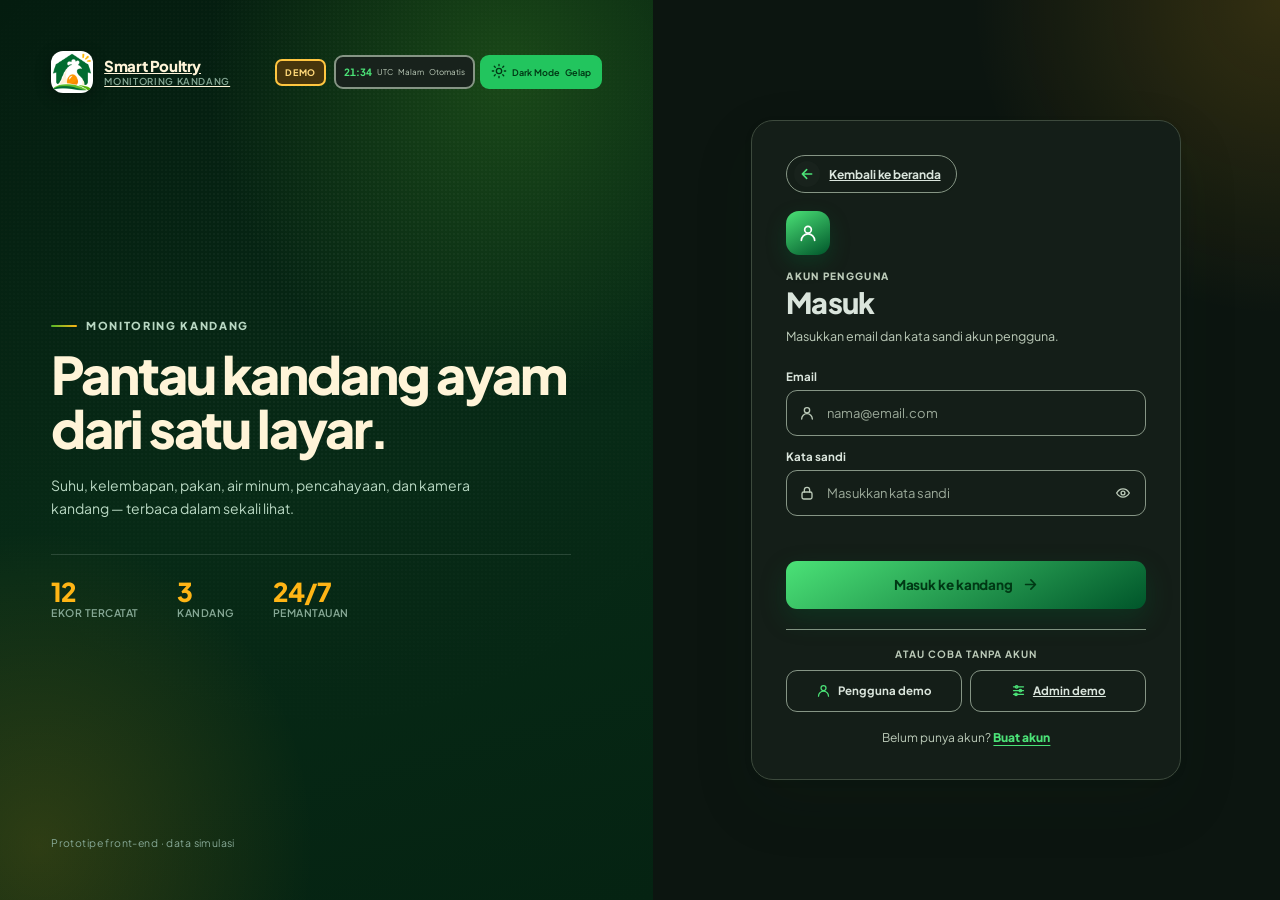
<file: index.html>
<!doctype html>
<html lang="id">
  <head>
    <meta charset="UTF-8">
    <meta name="viewport" content="width=device-width, initial-scale=1.0">
    <meta name="theme-color" content="#154212">
    <meta name="description" content="Smart Poultry: monitoring dan kontrol kandang ayam.">
    <link rel="preconnect" href="https://fonts.googleapis.com">
    <link rel="preconnect" href="https://fonts.gstatic.com" crossorigin>
    <link href="https://fonts.googleapis.com/css2?family=Plus+Jakarta+Sans:wght@400;500;600;700;800&display=swap" rel="stylesheet">
    <title>Smart Poultry</title>
    <link rel="stylesheet" href="./src/styles.css?v=user-app-64">
    <link rel="stylesheet" href="./src/user-mobile.css?v=user-app-73">
    <link rel="stylesheet" href="./src/assets/coop/coop-3d.css?v=user-app-72">
  </head>
  <body>
    <div id="app"></div>
    <div id="live-announcer" class="sr-only" aria-live="polite" aria-atomic="true"></div>
    <script type="importmap">
      {"imports":{"three":"https://cdn.jsdelivr.net/npm/three@0.180.0/build/three.module.js","three/addons/":"https://cdn.jsdelivr.net/npm/three@0.180.0/examples/jsm/"}}
    </script>
    <script type="module" src="./src/main.mjs?v=user-app-75"></script>
  </body>
</html>
</file>
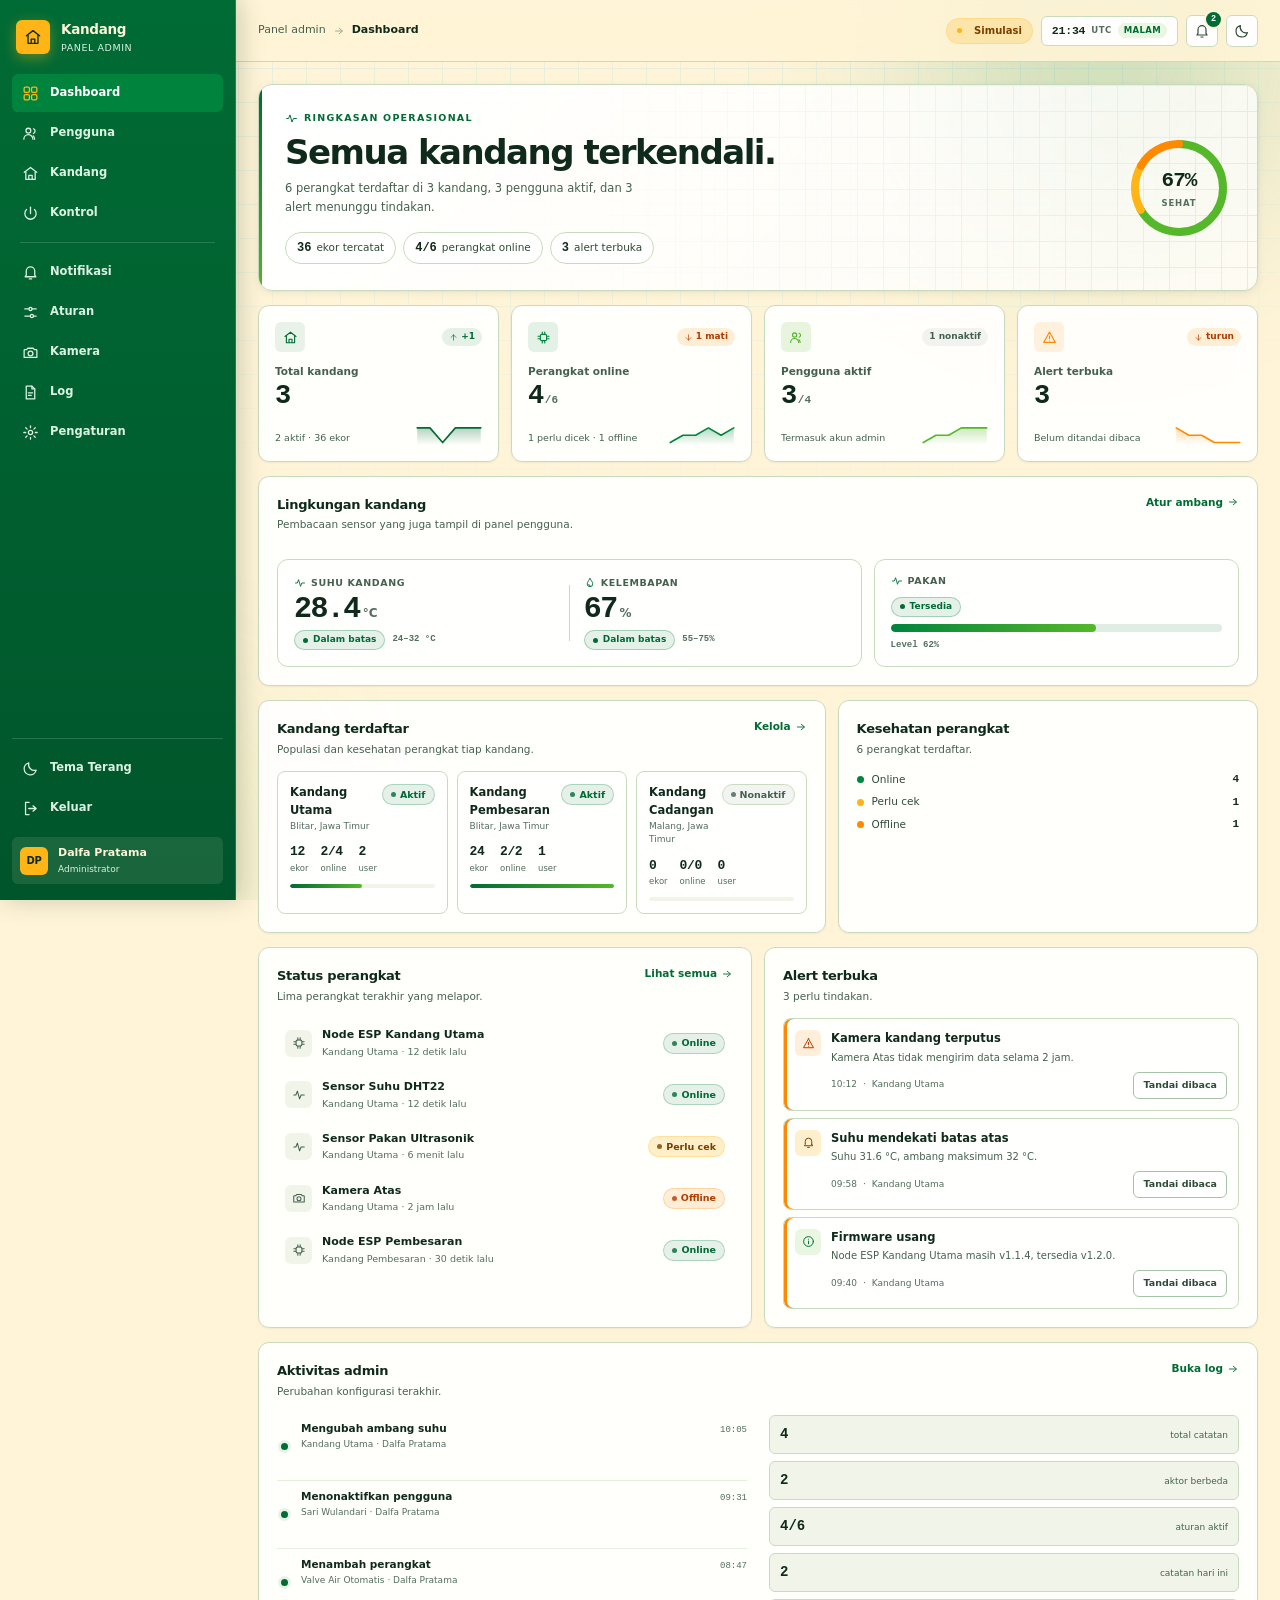
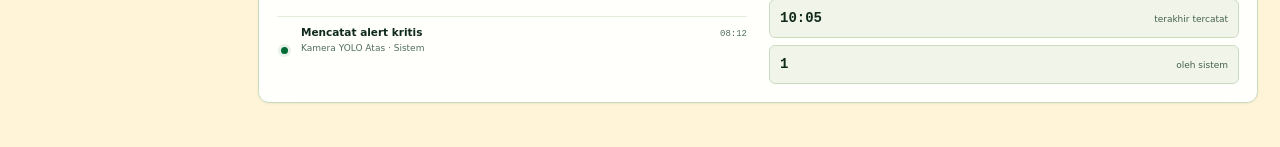
<file: admin.html>
<!doctype html>
<html lang="id" data-theme="light">
  <head>
    <meta charset="UTF-8">
    <meta name="viewport" content="width=device-width, initial-scale=1.0">
    <meta name="theme-color" content="#006B35">
    <meta name="description" content="Panel admin monitoring dan kontrol kandang ayam.">
    <title>Panel Admin — Monitoring Kandang</title>
    <link rel="stylesheet" href="./src/admin/styles.css?v=20261206">
  </head>
  <body>
    <div id="app"></div>
    <div id="live-announcer" class="sr-only" aria-live="polite" aria-atomic="true"></div>
    <script type="module" src="./src/admin/main.mjs?v=20261206"></script>
  </body>
</html>
</file>
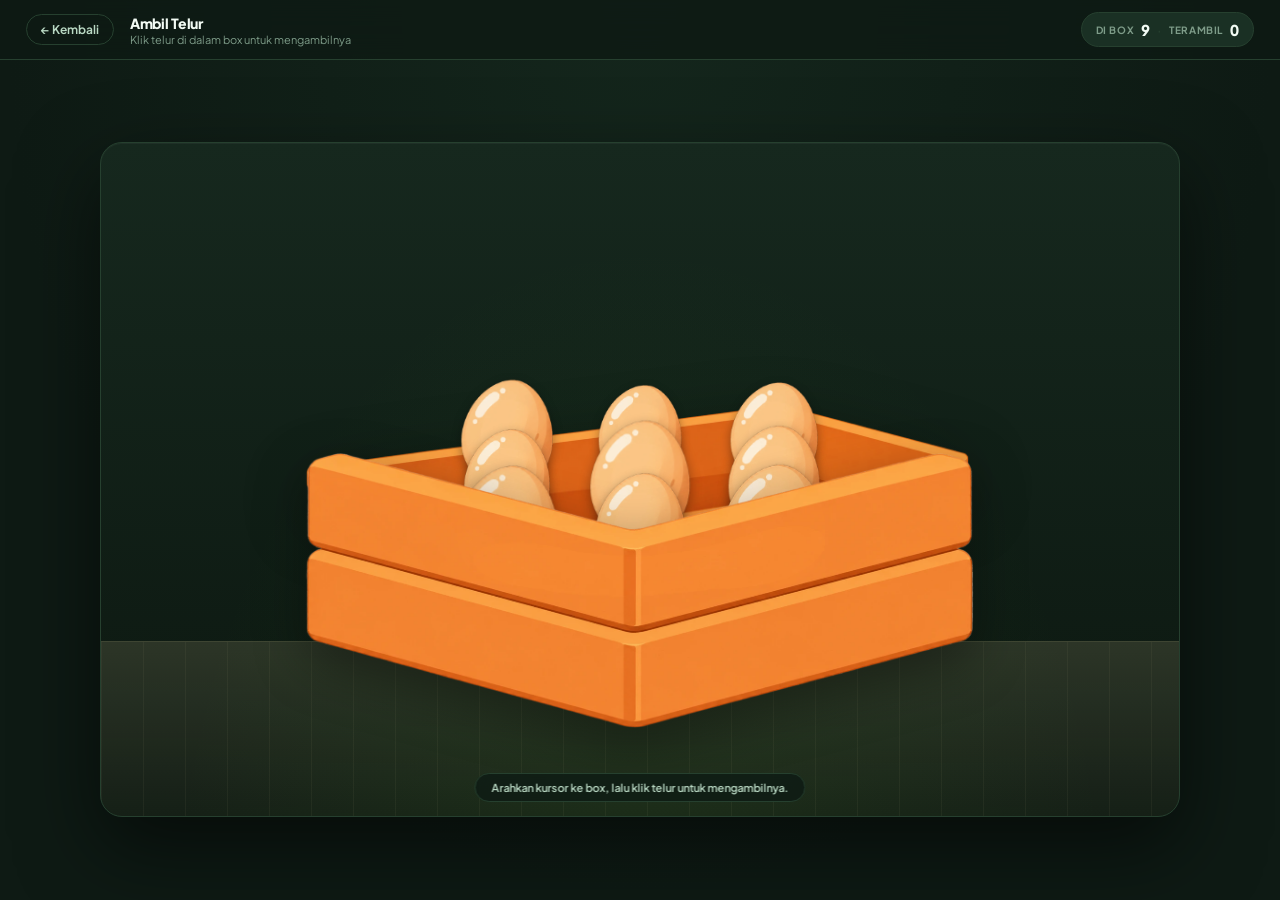
<file: eggs.html>
<!doctype html>
<html lang="id">
<head>
<meta charset="UTF-8">
<meta name="viewport" content="width=device-width, initial-scale=1.0">
<title>Ambil Telur — Smart Poultry</title>
<link rel="preconnect" href="https://fonts.googleapis.com">
<link rel="preconnect" href="https://fonts.gstatic.com" crossorigin>
<link href="https://fonts.googleapis.com/css2?family=Plus+Jakarta+Sans:wght@400;600;700;800&display=swap" rel="stylesheet">
<link rel="stylesheet" href="./src/eggs.css?v=eggs-21">
</head>
<body>

<header class="bar">
  <a class="back" href="./landing.html">← Kembali</a>
  <div class="title">
    <b>Ambil Telur</b>
    <span>Klik telur di dalam box untuk mengambilnya</span>
  </div>
  <div class="counter">
    <span class="c-label">Di box</span>
    <b id="count-in">9</b>
    <span class="c-sep">·</span>
    <span class="c-label">Terambil</span>
    <b id="count-taken">0</b>
  </div>
</header>

<main class="stage-wrap">
  <div class="stage" id="stage" role="application" aria-label="Area interaktif kandang telur">

    <!-- dataran / meja -->
    <div class="ground" aria-hidden="true"></div>

    <!-- BOX: 3 lapisan — belakang, telur, pinggir depan -->
    <div class="box" id="box">
      <img class="box-layer box-back" src="./src/assets/eggs/box-back-trim.webp" alt="" draggable="false" aria-hidden="true">
      <div class="box-eggs" id="box-eggs"></div>
      <img class="box-layer box-front" src="./src/assets/eggs/box-front-trim.webp" alt="Box berisi telur" draggable="false">
    </div>

    <!-- telur di dataran -->
    <div class="floor-eggs" id="floor-eggs"></div>

    <!-- telur yang sedang digenggam (mengikuti kursor) -->
    <img class="held-egg" id="held-egg" src="./src/assets/eggs/egg.webp" alt="" draggable="false" aria-hidden="true">

    <!-- petunjuk -->
    <p class="hint" id="hint">Arahkan kursor ke box, lalu klik telur untuk mengambilnya.</p>
  </div>
</main>

<!-- aset tersembunyi untuk preload -->
<div class="preload" aria-hidden="true">
  <img src="./src/assets/eggs/egg-trim.webp" alt="">
  <img src="./src/assets/eggs/cracked-trim.webp" alt="">
  <img src="./src/assets/eggs/box-back-trim.webp" alt="">
  <img src="./src/assets/eggs/box-front-trim.webp" alt="">
  <img src="./src/assets/eggs/hand.webp" alt="">
  <img src="./src/assets/eggs/hand gripping transparent.webp" alt="">
</div>

<script type="module" src="./src/eggs.mjs?v=eggs-21"></script>
</body>
</html>
</file>
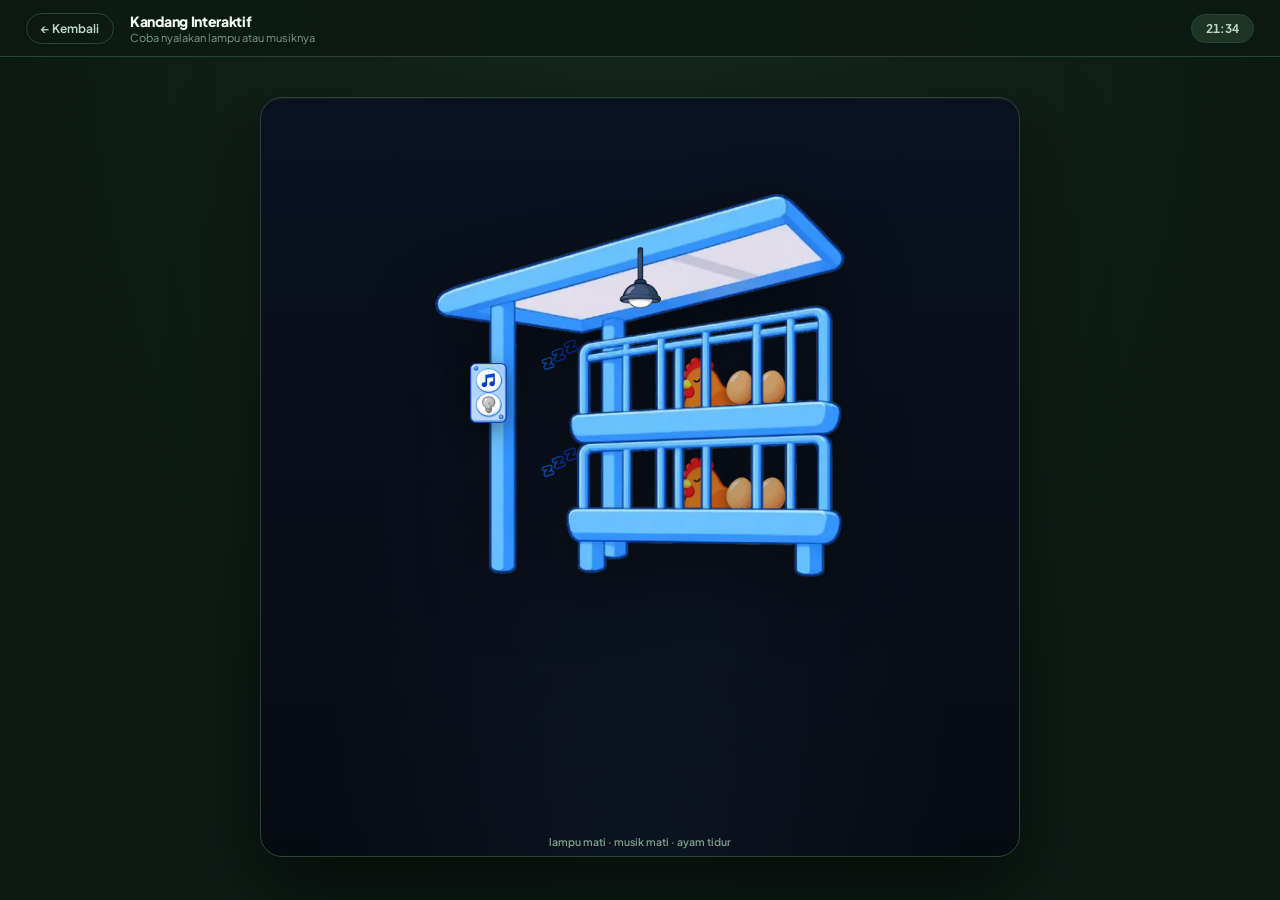
<file: kandang.html>
<!doctype html>
<html lang="id">
<head>
<meta charset="UTF-8">
<meta name="viewport" content="width=device-width, initial-scale=1.0">
<title>Kandang Interaktif — Smart Poultry</title>
<link rel="preconnect" href="https://fonts.googleapis.com">
<link rel="preconnect" href="https://fonts.gstatic.com" crossorigin>
<link href="https://fonts.googleapis.com/css2?family=Plus+Jakarta+Sans:wght@400;600;700;800&display=swap" rel="stylesheet">
<link rel="stylesheet" href="./src/kandang.css?v=kandang-28">
</head>
<body>

<header class="bar">
  <a class="back" href="./landing.html">← Kembali</a>
  <div class="title">
    <b>Kandang Interaktif</b>
    <span>Coba nyalakan lampu atau musiknya</span>
  </div>
  <div class="clock" id="clock">--:--</div>
</header>

<main class="stage-wrap">
  <div class="stage" id="stage">

    <!-- kandang + ayam + lampu -->
    <div class="coop" id="coop">
      <!-- ayam + telur + efek, semuanya di belakang kandang -->
      <img class="layer chicken chicken--top" id="chicken-top"
           src="./src/assets/kandang-ayam/clean/chicken-morning.png" alt="" draggable="false">
      <img class="layer egg egg--top-1" src="./src/assets/eggs/egg-trim.webp" alt="" draggable="false">
      <img class="layer egg egg--top-2" src="./src/assets/eggs/egg-trim.webp" alt="" draggable="false">

      <img class="layer chicken chicken--bottom" id="chicken-bottom"
           src="./src/assets/kandang-ayam/clean/chicken-morning.png" alt="" draggable="false">
      <img class="layer egg egg--bottom-1" src="./src/assets/eggs/egg-trim.webp" alt="" draggable="false">
      <img class="layer egg egg--bottom-2" src="./src/assets/eggs/egg-trim.webp" alt="" draggable="false">

      <!-- not musik: muncul saat musik nyala -->
      <img class="layer note note--1" src="./src/assets/kandang-ayam/clean/note-1.png" alt="" aria-hidden="true" draggable="false">
      <img class="layer note note--2" src="./src/assets/kandang-ayam/clean/note-2.png" alt="" aria-hidden="true" draggable="false">
      <img class="layer note note--3" src="./src/assets/kandang-ayam/clean/note-3.png" alt="" aria-hidden="true" draggable="false">
      <img class="layer note note--4" src="./src/assets/kandang-ayam/clean/note-4.png" alt="" aria-hidden="true" draggable="false">
      <img class="layer note note--5" src="./src/assets/kandang-ayam/clean/note-5.png" alt="" aria-hidden="true" draggable="false">

      <!-- zzz: muncul saat tidur -->
      <img class="layer zzz zzz--top" id="zzz-top" src="./src/assets/kandang-ayam/clean/zzz.png" alt="" aria-hidden="true" draggable="false">
      <img class="layer zzz zzz--bottom" id="zzz-bottom" src="./src/assets/kandang-ayam/clean/zzz.png" alt="" aria-hidden="true" draggable="false">

      <img class="layer coop-bg" src="./src/assets/kandang-ayam/clean/coop.png" alt="Kandang ayam" draggable="false">

      <!-- lampu di depan kandang -->
      <img class="layer lamp" id="lamp"
           src="./src/assets/kandang-ayam/clean/lamp-off.png" alt="" draggable="false">
      <div class="lamp-glow" id="lamp-glow" aria-hidden="true"></div>

      <!-- panel tombol: menempel di tiang kiri kandang -->
      <div class="panel" id="panel">
        <img class="panel-img" id="panel-img" src="./src/assets/kandang-ayam/clean/panel.png" alt="" draggable="false">
        <button class="panel-hit panel-hit--music" id="btn-music" type="button" aria-pressed="false" aria-label="Putar musik"></button>
        <button class="panel-hit panel-hit--lamp" id="btn-lamp" type="button" aria-pressed="false" aria-label="Nyalakan lampu"></button>
      </div>
    </div>

    <p class="hint" id="hint">Lampu mati · musik mati · ayam sedang santai</p>
  </div>
</main>

<audio id="music" loop preload="none">
  <source src="./src/assets/kandang-ayam/clean/coop-music.mp3" type="audio/mpeg">
</audio>

<script type="module" src="./src/kandang.mjs?v=kandang-28"></script>
</body>
</html>
</file>
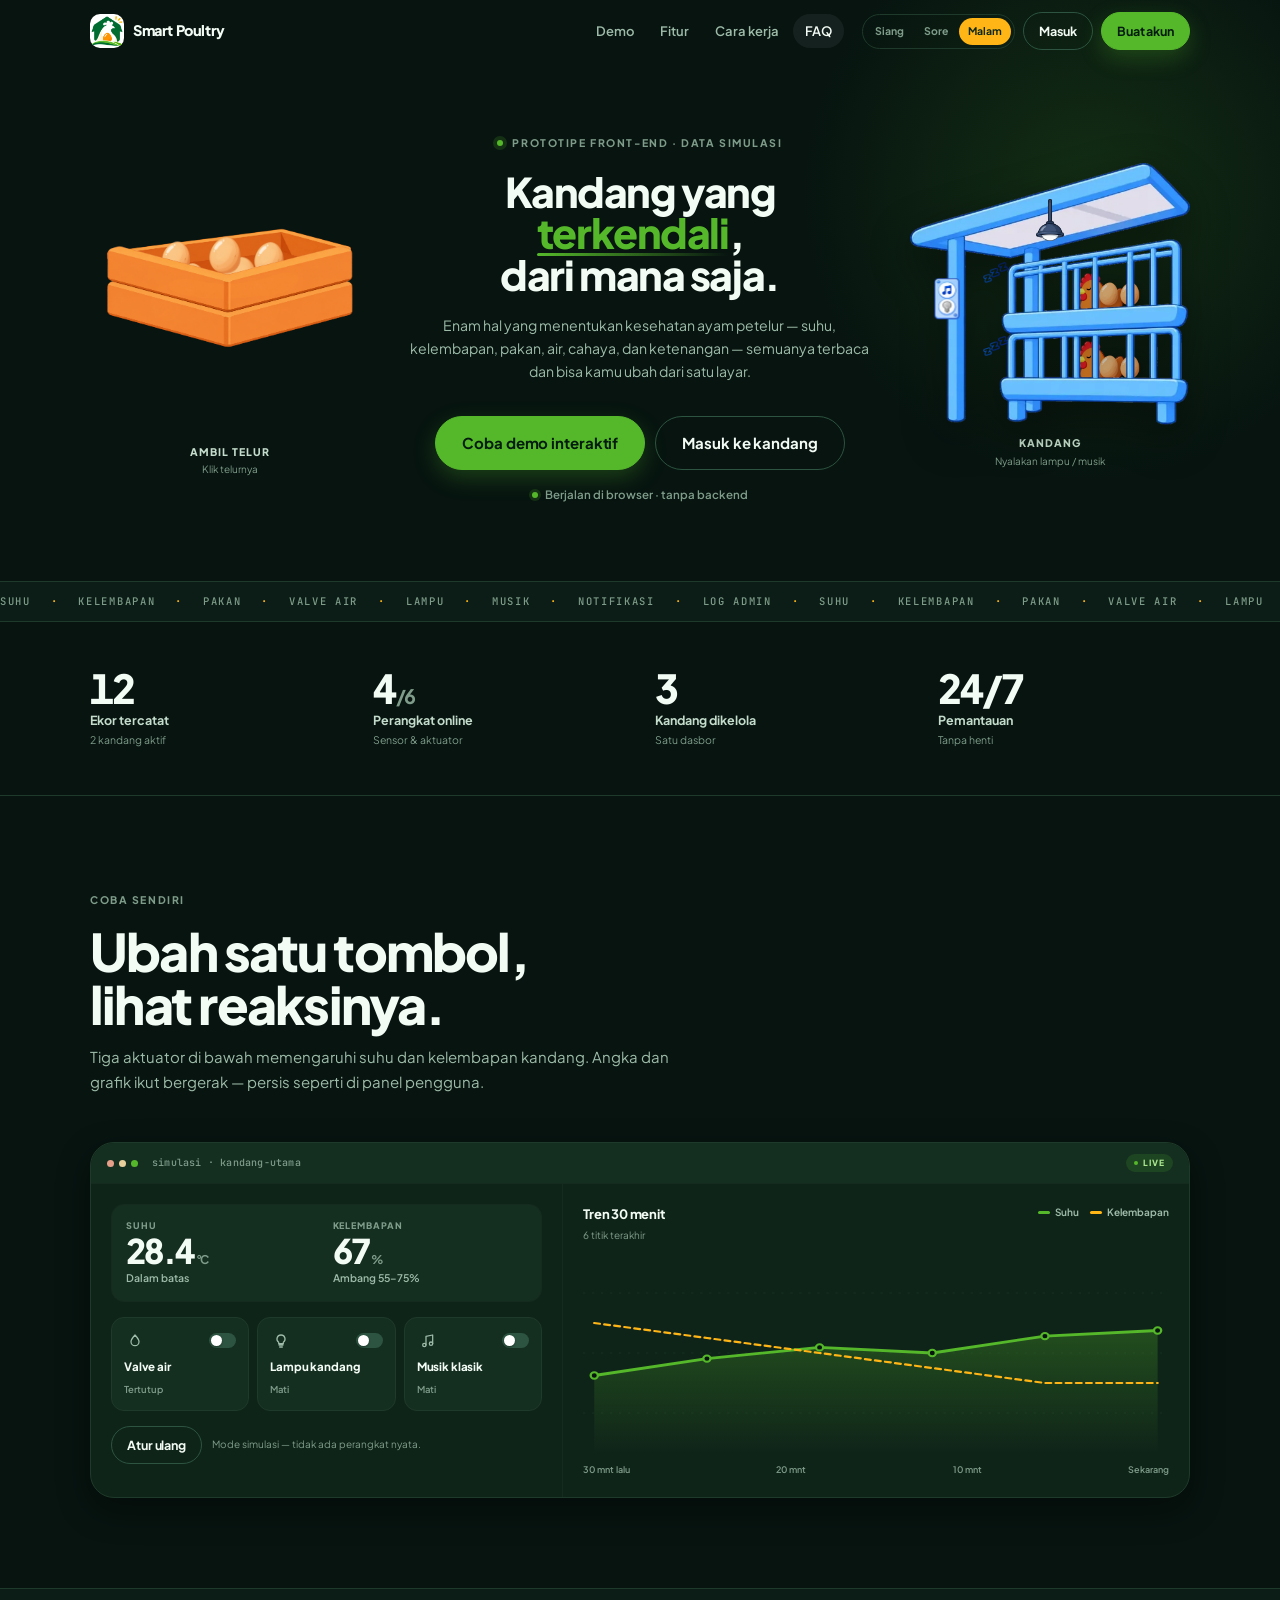
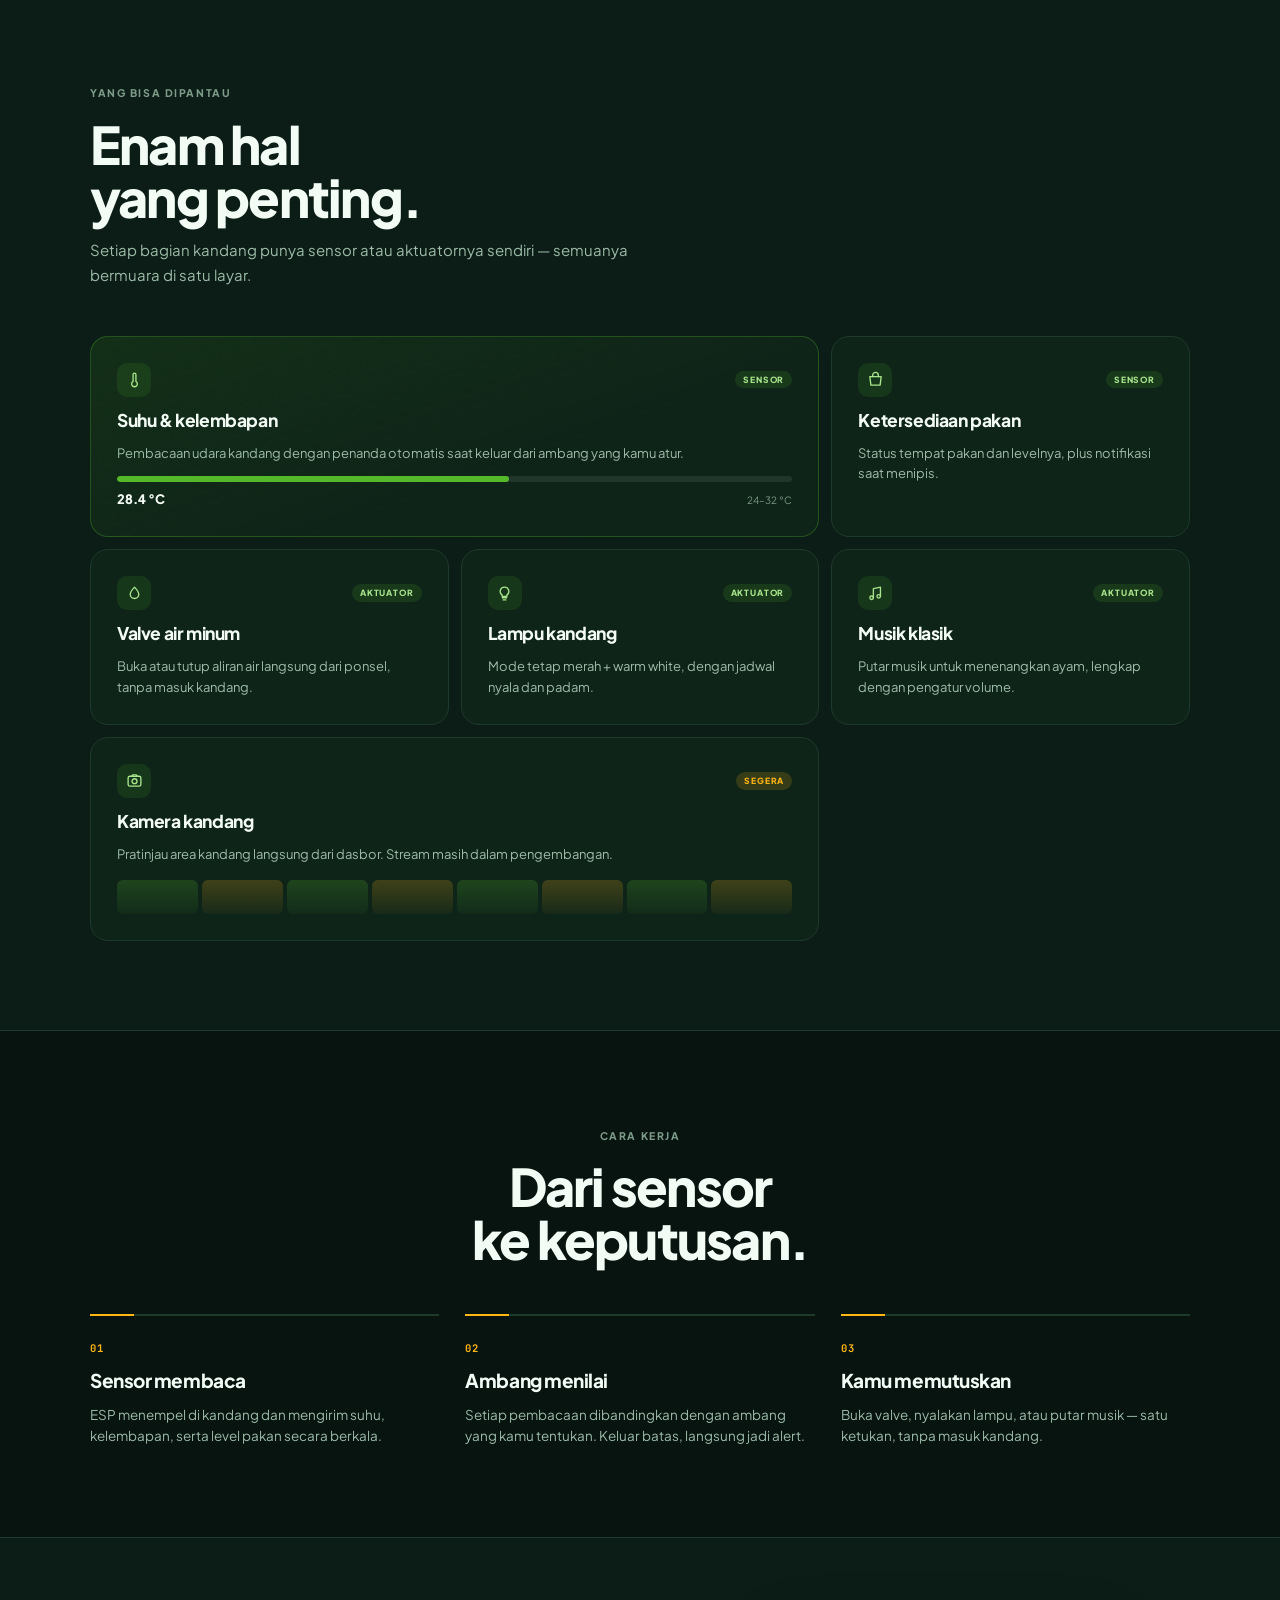
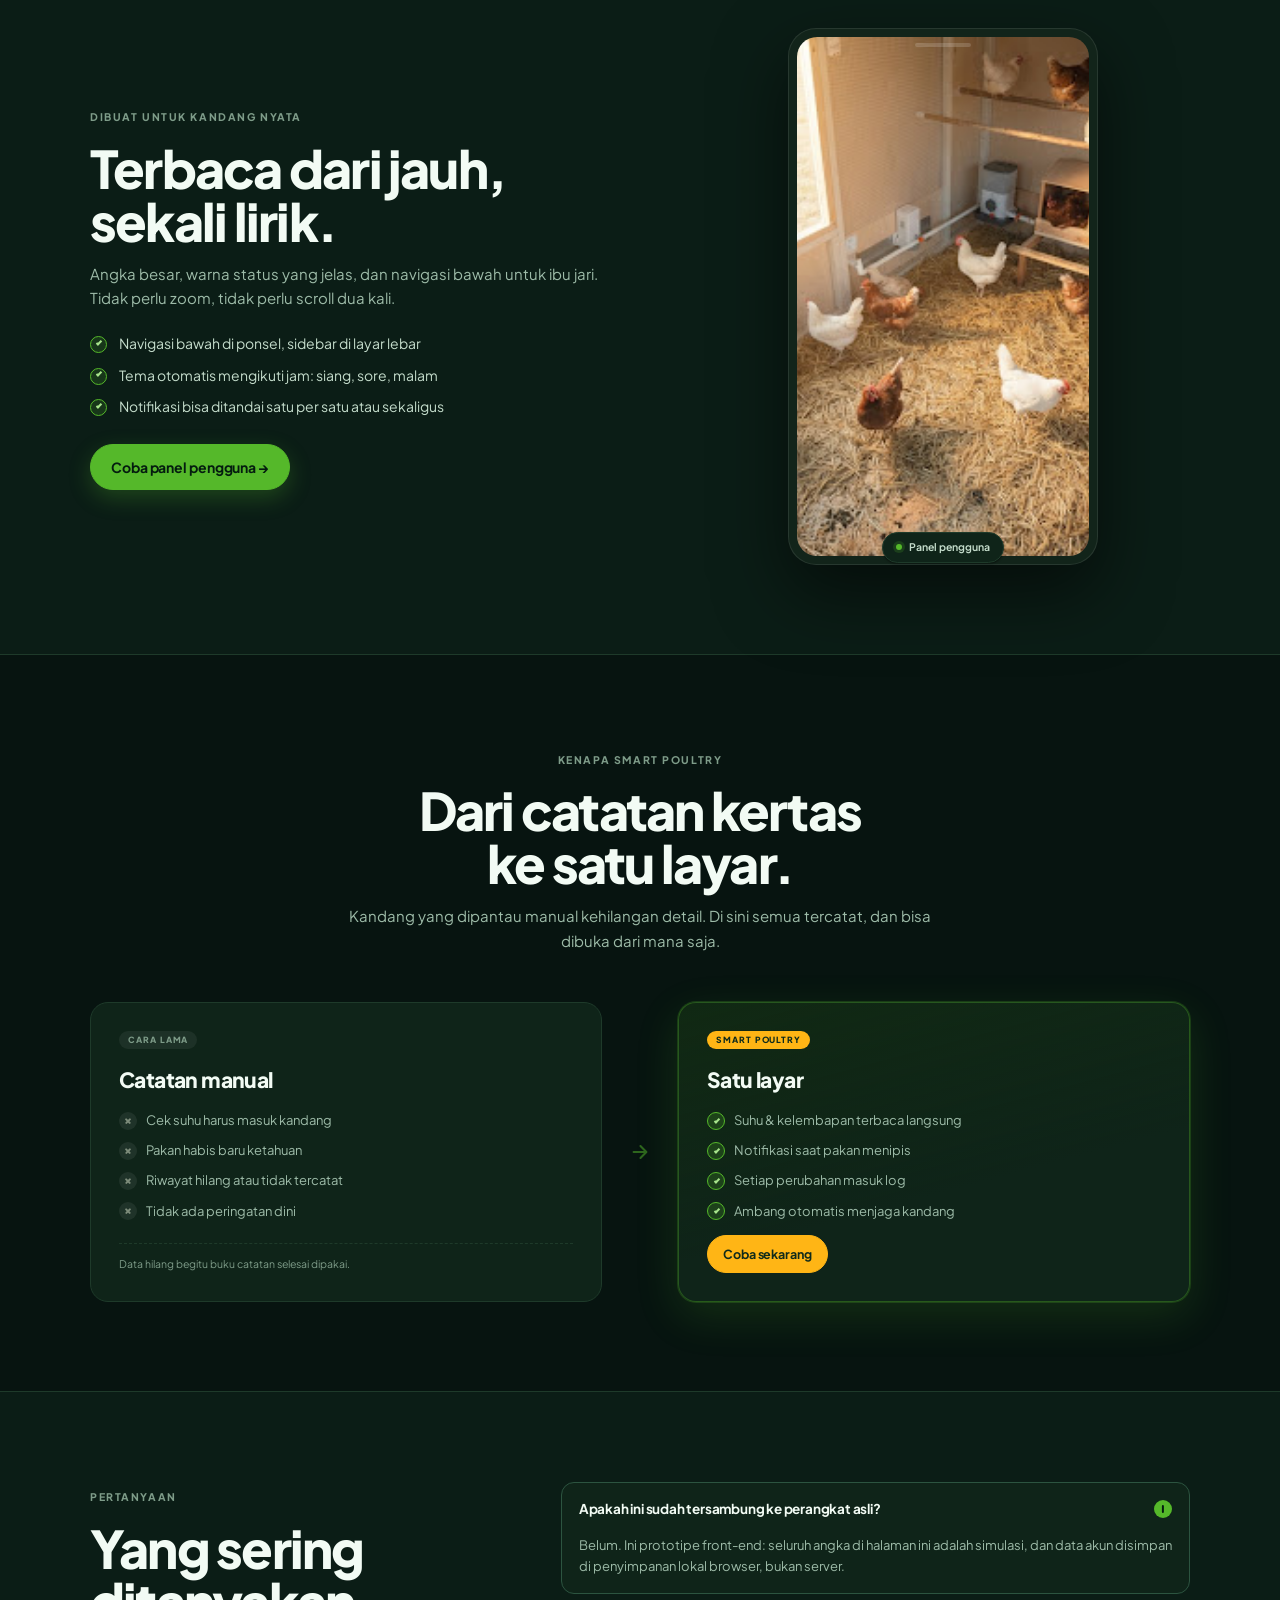
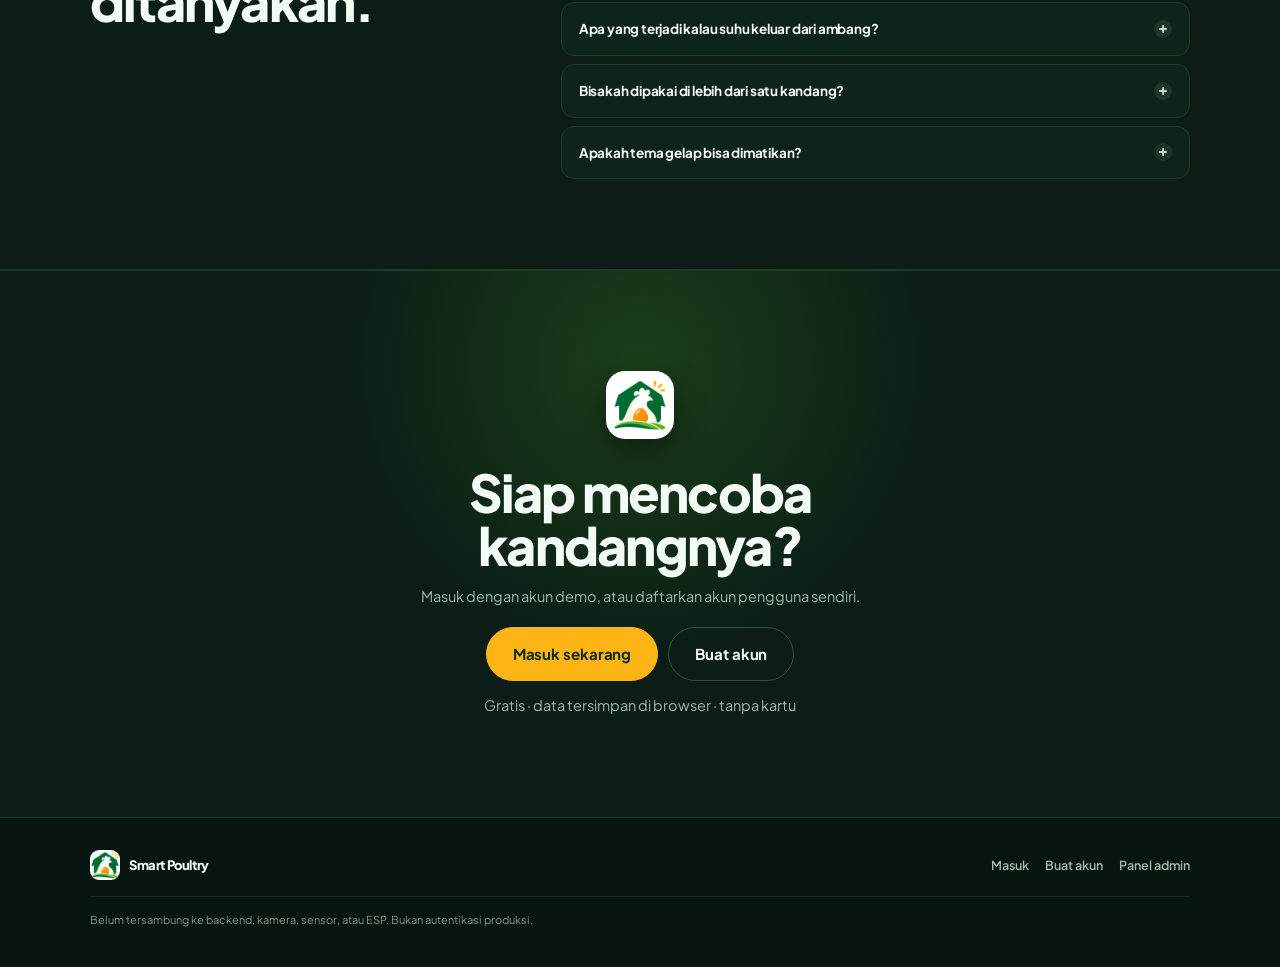
<file: landing.html>
<!doctype html>
<html lang="id" data-theme="malam">
  <head>
    <meta charset="UTF-8">
    <meta name="viewport" content="width=device-width, initial-scale=1.0">
    <meta name="theme-color" content="#071410">
    <meta name="description" content="Smart Poultry — pantau dan kendalikan suhu, kelembapan, pakan, air, lampu, dan musik kandang ayam petelur dari satu layar.">
    <title>Smart Poultry — Kandang ayam terkendali</title>
    <link rel="preconnect" href="https://fonts.googleapis.com">
    <link rel="preconnect" href="https://fonts.gstatic.com" crossorigin>
    <link href="https://fonts.googleapis.com/css2?family=Plus+Jakarta+Sans:wght@400;500;600;700;800&family=JetBrains+Mono:wght@500;700&display=swap" rel="stylesheet">
    <link rel="icon" type="image/png" href="./src/assets/logo-smart-poultry-mark-256.png">
    <link rel="stylesheet" href="./src/landing.css?v=landing-64">
  </head>
  <body>
    <a class="skip" href="#main">Lewati ke konten</a>
    <div class="progress" aria-hidden="true"><i id="scroll-bar"></i></div>

    <header class="nav" id="nav">
      <div class="shell nav-in">
        <a class="brand" href="./landing.html" aria-label="Smart Poultry, ke beranda">
          <span class="brand-mark"><img src="./src/assets/logo-smart-poultry-mark-256.png" alt="" width="34" height="34" aria-hidden="true"></span>
          <b>Smart Poultry</b>
        </a>

        <nav class="nav-links" aria-label="Navigasi halaman">
          <a href="#demo">Demo</a>
          <a href="#fitur">Fitur</a>
          <a href="#cara">Cara kerja</a>
          <a href="#tanya">FAQ</a>
        </nav>

        <div class="nav-right">
          <div class="theme-switch" role="group" aria-label="Pratinjau tema">
            <button type="button" data-theme-set="siang" aria-pressed="false">Siang</button>
            <button type="button" data-theme-set="sore" aria-pressed="false">Sore</button>
            <button type="button" data-theme-set="malam" aria-pressed="true">Malam</button>
          </div>
          <a class="btn btn--ghost btn--sm" href="./index.html#/login">Masuk</a>
          <a class="btn btn--solid btn--sm" href="./index.html#/signup">Buat akun</a>
        </div>
      </div>
    </header>

    <main id="main">
      <!-- ============ HERO 3 KOLOM ============ -->
      <section class="hero">
        <div class="shell hero3">

          <!-- KIRI: game telur -->
          <div class="hero3-side hero3-left">
            <div class="mini-stage" id="mini-stage">
              <div class="mini-box" id="mini-box">
                <img class="mini-layer mini-coop-back" src="./src/assets/eggs/box-back-trim.webp" alt="" draggable="false">
                <div class="mini-eggs" id="mini-eggs"></div>
                <img class="mini-layer mini-coop-front" src="./src/assets/eggs/box-front-trim.webp" alt="" draggable="false">
              </div>
              <div class="mini-floor" id="mini-floor"></div>
            </div>
            <p class="side-label"><b>Ambil telur</b><span>Klik telurnya</span></p>
          </div>

          <!-- TENGAH: teks -->
          <div class="hero3-copy">
            <p class="kicker"><span class="kicker-dot" aria-hidden="true"></span>Prototipe front-end · data simulasi</p>
            <h1 class="hero-title">
              Kandang yang<br>
              <span class="hl">terkendali</span>,<br>
              dari mana saja.
            </h1>
            <p class="hero-lede">Enam hal yang menentukan kesehatan ayam petelur — suhu, kelembapan, pakan, air, cahaya, dan ketenangan — semuanya terbaca dan bisa kamu ubah dari satu layar.</p>
            <div class="hero-cta">
              <a class="btn btn--solid btn--lg" href="#demo">Coba demo interaktif</a>
              <a class="btn btn--ghost btn--lg" href="./index.html#/login">Masuk ke kandang</a>
            </div>
            <p class="hero-note"><span class="dot-live" aria-hidden="true"></span>Berjalan di browser · tanpa backend</p>
          </div>

          <!-- KANAN: kandang interaktif -->
          <div class="hero3-side hero3-right">
            <div class="mini-coop" id="mini-coop">
              <img class="mc-layer mc-chicken mc-top" id="mc-top" src="./src/assets/kandang-ayam/clean/chicken-morning.png" alt="" draggable="false">
              <img class="mc-layer mc-egg mc-egg-t1" src="./src/assets/eggs/egg-trim.webp" alt="" draggable="false">
              <img class="mc-layer mc-egg mc-egg-t2" src="./src/assets/eggs/egg-trim.webp" alt="" draggable="false">
              <img class="mc-layer mc-chicken mc-bottom" id="mc-bottom" src="./src/assets/kandang-ayam/clean/chicken-morning.png" alt="" draggable="false">
              <img class="mc-layer mc-egg mc-egg-b1" src="./src/assets/eggs/egg-trim.webp" alt="" draggable="false">
              <img class="mc-layer mc-egg mc-egg-b2" src="./src/assets/eggs/egg-trim.webp" alt="" draggable="false">
              <img class="mc-layer mc-note mc-n1" src="./src/assets/kandang-ayam/clean/note-1.png" alt="" aria-hidden="true" draggable="false">
              <img class="mc-layer mc-note mc-n2" src="./src/assets/kandang-ayam/clean/note-2.png" alt="" aria-hidden="true" draggable="false">
              <img class="mc-layer mc-note mc-n3" src="./src/assets/kandang-ayam/clean/note-3.png" alt="" aria-hidden="true" draggable="false">
              <img class="mc-layer mc-zzz mc-z1" src="./src/assets/kandang-ayam/clean/zzz.png" alt="" aria-hidden="true" draggable="false">
              <img class="mc-layer mc-zzz mc-z2" src="./src/assets/kandang-ayam/clean/zzz.png" alt="" aria-hidden="true" draggable="false">
              <img class="mc-layer mc-coop" src="./src/assets/kandang-ayam/clean/coop.png" alt="Kandang ayam" draggable="false">
              <img class="mc-layer mc-lamp" id="mc-lamp" src="./src/assets/kandang-ayam/clean/lamp-off.png" alt="" draggable="false">
              <div class="mc-glow" id="mc-glow" aria-hidden="true"></div>
              <div class="mc-panel" id="mc-panel">
                <img id="mc-panel-img" src="./src/assets/kandang-ayam/clean/panel.png" alt="" draggable="false">
                <button class="mc-hit mc-hit--music" id="mc-btn-music" type="button" aria-pressed="false" aria-label="Putar musik"></button>
                <button class="mc-hit mc-hit--lamp" id="mc-btn-lamp" type="button" aria-pressed="false" aria-label="Nyalakan lampu"></button>
              </div>
            </div>
            <p class="side-label"><b>Kandang</b><span>Nyalakan lampu / musik</span></p>
          </div>

        </div>
      </section>
      <!-- ============ TICKER ============ -->
      <div class="ticker" aria-hidden="true">
        <div class="ticker-track">
          <span>Suhu</span><b>·</b><span>Kelembapan</span><b>·</b><span>Pakan</span><b>·</b><span>Valve air</span><b>·</b><span>Lampu</span><b>·</b><span>Musik</span><b>·</b><span>Notifikasi</span><b>·</b><span>Log admin</span><b>·</b>
          <span>Suhu</span><b>·</b><span>Kelembapan</span><b>·</b><span>Pakan</span><b>·</b><span>Valve air</span><b>·</b><span>Lampu</span><b>·</b><span>Musik</span><b>·</b><span>Notifikasi</span><b>·</b><span>Log admin</span><b>·</b>
        </div>
      </div>

      <!-- ============ STATISTIK ============ -->
      <section class="stats">
        <div class="shell stats-in">
          <div class="stat">
            <b><span data-count="12">12</span></b>
            <span class="stat-l">Ekor tercatat</span>
            <span class="stat-s">2 kandang aktif</span>
          </div>
          <div class="stat">
            <b><span data-count="4">4</span><em>/6</em></b>
            <span class="stat-l">Perangkat online</span>
            <span class="stat-s">Sensor &amp; aktuator</span>
          </div>
          <div class="stat">
            <b><span data-count="3">3</span></b>
            <span class="stat-l">Kandang dikelola</span>
            <span class="stat-s">Satu dasbor</span>
          </div>
          <div class="stat">
            <b>24/7</b>
            <span class="stat-l">Pemantauan</span>
            <span class="stat-s">Tanpa henti</span>
          </div>
        </div>
      </section>

      <!-- ============ DEMO ============ -->
      <section class="sec" id="demo">
        <div class="shell">
          <header class="sec-head">
            <span class="kicker">Coba sendiri</span>
            <h2>Ubah satu tombol,<br>lihat reaksinya.</h2>
            <p>Tiga aktuator di bawah memengaruhi suhu dan kelembapan kandang. Angka dan grafik ikut bergerak — persis seperti di panel pengguna.</p>
          </header>

          <div class="console">
            <div class="console-bar">
              <span class="pb-dots" aria-hidden="true"><i></i><i></i><i></i></span>
              <span class="pb-title">simulasi · kandang-utama</span>
              <span class="pb-live"><i aria-hidden="true"></i>LIVE</span>
            </div>

            <div class="console-body">
              <div class="console-left">
                <div class="ro-grid">
                  <div class="ro">
                    <span class="ro-k">Suhu</span>
                    <b class="ro-v"><span id="demo-temp">28.4</span><small>°C</small></b>
                    <span class="ro-s" id="demo-temp-state">Dalam batas</span>
                  </div>
                  <div class="ro">
                    <span class="ro-k">Kelembapan</span>
                    <b class="ro-v"><span id="demo-hum">67</span><small>%</small></b>
                    <span class="ro-s">Ambang 55–75%</span>
                  </div>
                </div>

                <div class="acts">
                  <button class="act" type="button" data-demo-toggle="valve" aria-pressed="false">
                    <span class="act-top">
                      <span class="act-ico" aria-hidden="true"><svg viewBox="0 0 24 24" fill="none" stroke="currentColor" stroke-width="1.9" stroke-linecap="round" stroke-linejoin="round"><path d="M12 3s6 6.5 6 10a6 6 0 0 1-12 0c0-3.5 6-10 6-10Z"/></svg></span>
                      <span class="act-sw" aria-hidden="true"><i></i></span>
                    </span>
                    <b class="act-n">Valve air</b>
                    <span class="act-s" data-demo-label="valve">Tertutup</span>
                  </button>

                  <button class="act" type="button" data-demo-toggle="lamp" aria-pressed="false">
                    <span class="act-top">
                      <span class="act-ico" aria-hidden="true"><svg viewBox="0 0 24 24" fill="none" stroke="currentColor" stroke-width="1.9" stroke-linecap="round" stroke-linejoin="round"><path d="M9 18h6M10 21h4M12 3a6 6 0 0 0-3.5 10.9V16h7v-2.1A6 6 0 0 0 12 3Z"/></svg></span>
                      <span class="act-sw" aria-hidden="true"><i></i></span>
                    </span>
                    <b class="act-n">Lampu kandang</b>
                    <span class="act-s" data-demo-label="lamp">Mati</span>
                  </button>

                  <button class="act" type="button" data-demo-toggle="music" aria-pressed="false">
                    <span class="act-top">
                      <span class="act-ico" aria-hidden="true"><svg viewBox="0 0 24 24" fill="none" stroke="currentColor" stroke-width="1.9" stroke-linecap="round" stroke-linejoin="round"><path d="M9 18V5l10-2v13"/><circle cx="6.5" cy="18" r="2.5"/><circle cx="16.5" cy="16" r="2.5"/></svg></span>
                      <span class="act-sw" aria-hidden="true"><i></i></span>
                    </span>
                    <b class="act-n">Musik klasik</b>
                    <span class="act-s" data-demo-label="music">Mati</span>
                  </button>
                </div>

                <div class="console-foot">
                  <button class="btn btn--ghost btn--sm" type="button" id="demo-reset">Atur ulang</button>
                  <span class="console-note" id="demo-note" role="status" aria-live="polite">Mode simulasi — tidak ada perangkat nyata.</span>
                </div>
              </div>

              <div class="console-right">
                <div class="ch-head">
                  <div>
                    <b>Tren 30 menit</b>
                    <small><span id="chart-points">6</span> titik terakhir</small>
                  </div>
                  <div class="ch-legend">
                    <span><i class="lg lg--t" aria-hidden="true"></i>Suhu</span>
                    <span><i class="lg lg--h" aria-hidden="true"></i>Kelembapan</span>
                  </div>
                </div>

                <svg class="chart" id="chart" viewBox="0 0 520 200" preserveAspectRatio="none" role="img" aria-label="Grafik tren suhu dan kelembapan kandang">
                  <defs>
                    <linearGradient id="gradTemp" x1="0" y1="0" x2="0" y2="1">
                      <stop offset="0%" stop-color="#55B82A" stop-opacity=".28"/>
                      <stop offset="100%" stop-color="#55B82A" stop-opacity="0"/>
                    </linearGradient>
                  </defs>
                  <g class="chart-grid" aria-hidden="true">
                    <line x1="0" y1="40" x2="520" y2="40"/>
                    <line x1="0" y1="100" x2="520" y2="100"/>
                    <line x1="0" y1="160" x2="520" y2="160"/>
                  </g>
                  <path id="chart-temp-area" fill="url(#gradTemp)"/>
                  <path id="chart-temp-line" fill="none" stroke="#55B82A" stroke-width="2.8" stroke-linecap="round" stroke-linejoin="round"/>
                  <path id="chart-hum-line" fill="none" stroke="#FFB515" stroke-width="2.2" stroke-linecap="round" stroke-linejoin="round" stroke-dasharray="5 4"/>
                  <g id="chart-dots"></g>
                </svg>

                <div class="ch-axis" aria-hidden="true">
                  <span>30 mnt lalu</span><span>20 mnt</span><span>10 mnt</span><span>Sekarang</span>
                </div>
              </div>
            </div>
          </div>
        </div>
      </section>

      <!-- ============ FITUR (bento) ============ -->
      <section class="sec sec--raised" id="fitur">
        <div class="shell">
          <header class="sec-head">
            <span class="kicker">Yang bisa dipantau</span>
            <h2>Enam hal<br>yang penting.</h2>
            <p>Setiap bagian kandang punya sensor atau aktuatornya sendiri — semuanya bermuara di satu layar.</p>
          </header>

          <div class="bento">
            <article class="cell cell--wide cell--hero">
              <div class="cell-top">
                <span class="cell-ico" aria-hidden="true"><svg viewBox="0 0 24 24" fill="none" stroke="currentColor" stroke-width="1.9" stroke-linecap="round" stroke-linejoin="round"><path d="M14 14.76V5a2 2 0 1 0-4 0v9.76a4 4 0 1 0 4 0Z"/></svg></span>
                <span class="cell-tag">Sensor</span>
              </div>
              <h3>Suhu &amp; kelembapan</h3>
              <p>Pembacaan udara kandang dengan penanda otomatis saat keluar dari ambang yang kamu atur.</p>
              <div class="cell-gauge" aria-hidden="true">
                <span class="cg-bar"><i style="width:58%"></i></span>
                <span class="cg-meta"><b>28.4 °C</b><small>24–32 °C</small></span>
              </div>
            </article>

            <article class="cell">
              <div class="cell-top">
                <span class="cell-ico" aria-hidden="true"><svg viewBox="0 0 24 24" fill="none" stroke="currentColor" stroke-width="1.9" stroke-linecap="round" stroke-linejoin="round"><path d="M4 8h16l-1.5 12h-13L4 8Z"/><path d="M8 8V6a4 4 0 0 1 8 0v2"/></svg></span>
                <span class="cell-tag">Sensor</span>
              </div>
              <h3>Ketersediaan pakan</h3>
              <p>Status tempat pakan dan levelnya, plus notifikasi saat menipis.</p>
            </article>

            <article class="cell">
              <div class="cell-top">
                <span class="cell-ico" aria-hidden="true"><svg viewBox="0 0 24 24" fill="none" stroke="currentColor" stroke-width="1.9" stroke-linecap="round" stroke-linejoin="round"><path d="M12 3s6 6.5 6 10a6 6 0 0 1-12 0c0-3.5 6-10 6-10Z"/></svg></span>
                <span class="cell-tag">Aktuator</span>
              </div>
              <h3>Valve air minum</h3>
              <p>Buka atau tutup aliran air langsung dari ponsel, tanpa masuk kandang.</p>
            </article>

            <article class="cell">
              <div class="cell-top">
                <span class="cell-ico" aria-hidden="true"><svg viewBox="0 0 24 24" fill="none" stroke="currentColor" stroke-width="1.9" stroke-linecap="round" stroke-linejoin="round"><path d="M9 18h6M10 21h4M12 3a6 6 0 0 0-3.5 10.9V16h7v-2.1A6 6 0 0 0 12 3Z"/></svg></span>
                <span class="cell-tag">Aktuator</span>
              </div>
              <h3>Lampu kandang</h3>
              <p>Mode tetap merah + warm white, dengan jadwal nyala dan padam.</p>
            </article>

            <article class="cell">
              <div class="cell-top">
                <span class="cell-ico" aria-hidden="true"><svg viewBox="0 0 24 24" fill="none" stroke="currentColor" stroke-width="1.9" stroke-linecap="round" stroke-linejoin="round"><path d="M9 18V5l10-2v13"/><circle cx="6.5" cy="18" r="2.5"/><circle cx="16.5" cy="16" r="2.5"/></svg></span>
                <span class="cell-tag">Aktuator</span>
              </div>
              <h3>Musik klasik</h3>
              <p>Putar musik untuk menenangkan ayam, lengkap dengan pengatur volume.</p>
            </article>

            <article class="cell cell--wide">
              <div class="cell-top">
                <span class="cell-ico" aria-hidden="true"><svg viewBox="0 0 24 24" fill="none" stroke="currentColor" stroke-width="1.9" stroke-linecap="round" stroke-linejoin="round"><rect x="3" y="6" width="18" height="14" rx="2.5"/><circle cx="12" cy="13" r="3.5"/><path d="M8 6l1.5-2h5L16 6"/></svg></span>
                <span class="cell-tag cell-tag--soon">Segera</span>
              </div>
              <h3>Kamera kandang</h3>
              <p>Pratinjau area kandang langsung dari dasbor. Stream masih dalam pengembangan.</p>
              <div class="cell-strip" aria-hidden="true"><i></i><i></i><i></i><i></i><i></i><i></i><i></i><i></i></div>
            </article>
          </div>
        </div>
      </section>

      <!-- ============ CARA KERJA ============ -->
      <section class="sec" id="cara">
        <div class="shell">
          <header class="sec-head sec-head--center">
            <span class="kicker">Cara kerja</span>
            <h2>Dari sensor<br>ke keputusan.</h2>
          </header>

          <ol class="steps">
            <li class="step">
              <span class="step-n" aria-hidden="true">01</span>
              <h3>Sensor membaca</h3>
              <p>ESP menempel di kandang dan mengirim suhu, kelembapan, serta level pakan secara berkala.</p>
            </li>
            <li class="step">
              <span class="step-n" aria-hidden="true">02</span>
              <h3>Ambang menilai</h3>
              <p>Setiap pembacaan dibandingkan dengan ambang yang kamu tentukan. Keluar batas, langsung jadi alert.</p>
            </li>
            <li class="step">
              <span class="step-n" aria-hidden="true">03</span>
              <h3>Kamu memutuskan</h3>
              <p>Buka valve, nyalakan lampu, atau putar musik — satu ketukan, tanpa masuk kandang.</p>
            </li>
          </ol>
        </div>
      </section>

      <!-- ============ SHOWCASE ============ -->
      <section class="sec sec--raised">
        <div class="shell showcase">
          <div class="showcase-copy">
            <span class="kicker">Dibuat untuk kandang nyata</span>
            <h2>Terbaca dari jauh,<br>sekali lirik.</h2>
            <p>Angka besar, warna status yang jelas, dan navigasi bawah untuk ibu jari. Tidak perlu zoom, tidak perlu scroll dua kali.</p>
            <ul class="checks">
              <li>Navigasi bawah di ponsel, sidebar di layar lebar</li>
              <li>Tema otomatis mengikuti jam: siang, sore, malam</li>
              <li>Notifikasi bisa ditandai satu per satu atau sekaligus</li>
            </ul>
            <a class="btn btn--solid" href="./index.html#/home">Coba panel pengguna →</a>
          </div>

          <div class="showcase-visual">
            <figure class="device">
              <span class="device-notch" aria-hidden="true"></span>
              <img src="./src/assets/stitch/coop-home.jpg" alt="Tampilan panel pengguna Smart Poultry di ponsel" width="1200" height="900" loading="lazy">
            </figure>
            <span class="device-chip"><span class="dot-live" aria-hidden="true"></span>Panel pengguna</span>
          </div>
        </div>
      </section>

      <!-- ============ PERBANDINGAN ============ -->
      <section class="sec">
        <div class="shell">
          <header class="sec-head sec-head--center">
            <span class="kicker">Kenapa Smart Poultry</span>
            <h2>Dari catatan kertas<br>ke satu layar.</h2>
            <p>Kandang yang dipantau manual kehilangan detail. Di sini semua tercatat, dan bisa dibuka dari mana saja.</p>
          </header>

          <div class="versus">
            <article class="vs vs--old">
              <span class="vs-tag">Cara lama</span>
              <h3>Catatan manual</h3>
              <ul class="vs-list">
                <li><span class="vs-x" aria-hidden="true"></span>Cek suhu harus masuk kandang</li>
                <li><span class="vs-x" aria-hidden="true"></span>Pakan habis baru ketahuan</li>
                <li><span class="vs-x" aria-hidden="true"></span>Riwayat hilang atau tidak tercatat</li>
                <li><span class="vs-x" aria-hidden="true"></span>Tidak ada peringatan dini</li>
              </ul>
              <p class="vs-foot">Data hilang begitu buku catatan selesai dipakai.</p>
            </article>

            <div class="vs-arrow" aria-hidden="true">
              <svg viewBox="0 0 24 24" fill="none" stroke="currentColor" stroke-width="2.2" stroke-linecap="round" stroke-linejoin="round"><path d="M5 12h13M12.5 5.5 19 12l-6.5 6.5"/></svg>
            </div>

            <article class="vs vs--new">
              <span class="vs-tag vs-tag--on">Smart Poultry</span>
              <h3>Satu layar</h3>
              <ul class="vs-list">
                <li><span class="vs-check" aria-hidden="true"></span>Suhu &amp; kelembapan terbaca langsung</li>
                <li><span class="vs-check" aria-hidden="true"></span>Notifikasi saat pakan menipis</li>
                <li><span class="vs-check" aria-hidden="true"></span>Setiap perubahan masuk log</li>
                <li><span class="vs-check" aria-hidden="true"></span>Ambang otomatis menjaga kandang</li>
              </ul>
              <a class="btn btn--gold btn--sm" href="./index.html#/signup">Coba sekarang</a>
            </article>
          </div>
        </div>
      </section>

      <!-- ============ FAQ ============ -->
      <section class="sec sec--raised" id="tanya">
        <div class="shell faq-wrap">
          <header class="sec-head">
            <span class="kicker">Pertanyaan</span>
            <h2>Yang sering<br>ditanyakan.</h2>
          </header>

          <div class="faq" id="faq">
            <details class="q" open>
              <summary>
                <span>Apakah ini sudah tersambung ke perangkat asli?</span>
                <span class="q-ico" aria-hidden="true"></span>
              </summary>
              <p>Belum. Ini prototipe front-end: seluruh angka di halaman ini adalah simulasi, dan data akun disimpan di penyimpanan lokal browser, bukan server.</p>
            </details>

            <details class="q">
              <summary>
                <span>Apa yang terjadi kalau suhu keluar dari ambang?</span>
                <span class="q-ico" aria-hidden="true"></span>
              </summary>
              <p>Pembacaan ditandai, status berubah warna, dan sebuah alert muncul di halaman Notifikasi. Kamu bisa mengubah ambangnya kapan saja di panel Aturan.</p>
            </details>

            <details class="q">
              <summary>
                <span>Bisakah dipakai di lebih dari satu kandang?</span>
                <span class="q-ico" aria-hidden="true"></span>
              </summary>
              <p>Bisa. Setiap kandang punya perangkat, ambang, dan log sendiri. Dasbor menampilkan ringkasan seluruh kandang dalam satu layar.</p>
            </details>

            <details class="q">
              <summary>
                <span>Apakah tema gelap bisa dimatikan?</span>
                <span class="q-ico" aria-hidden="true"></span>
              </summary>
              <p>Bisa. Tema mengikuti jam secara otomatis — siang, sore, malam — dan masih bisa diganti manual lewat tombol di kanan atas.</p>
            </details>
          </div>
        </div>
      </section>

      <!-- ============ CTA ============ -->
      <section class="cta">
        <div class="cta-glow" aria-hidden="true"></div>
        <div class="shell cta-in">
          <img class="cta-logo" src="./src/assets/logo-smart-poultry-mark-256.png" alt="" width="68" height="68" aria-hidden="true">
          <h2>Siap mencoba<br>kandangnya?</h2>
          <p>Masuk dengan akun demo, atau daftarkan akun pengguna sendiri.</p>
          <div class="cta-acts">
            <a class="btn btn--gold btn--lg" href="./index.html#/login">Masuk sekarang</a>
            <a class="btn btn--ghost btn--lg" href="./index.html#/signup">Buat akun</a>
          </div>
          <p class="cta-note">Gratis · data tersimpan di browser · tanpa kartu</p>
        </div>
      </section>
    </main>

    <footer class="foot">
      <div class="shell foot-in">
        <a class="brand" href="./landing.html" aria-label="Smart Poultry, ke beranda">
          <span class="brand-mark"><img src="./src/assets/logo-smart-poultry-mark-256.png" alt="" width="30" height="30" aria-hidden="true"></span>
          <b>Smart Poultry</b>
        </a>
        <nav class="foot-links" aria-label="Navigasi footer">
          <a href="./index.html#/login">Masuk</a>
          <a href="./index.html#/signup">Buat akun</a>
          <a href="./admin.html">Panel admin</a>
        </nav>
        <p class="foot-note">Belum tersambung ke backend, kamera, sensor, atau ESP. Bukan autentikasi produksi.</p>
      </div>
    </footer>

    <script type="module" src="./src/landing.mjs?v=landing-64"></script>
  </body>
</html>
</file>
<file: src/styles.css>
:root {
  color-scheme: light;
  --pine: #154212;
  --pine-soft: #2d5a27;
  --moss: #42493e;
  --paper: #faf9f4;
  --surface: #ffffff;
  --surface-muted: #f5f4ef;
  --ink: #1b1c19;
  --muted: #42493e;
  --line: #72796e;
  --line-soft: #c2c9bb;
  --copper: #7e5700;
  --copper-soft: #ffdead;
  --water: #4b7d83;
  --water-soft: #e7f0ef;
  --neutral-soft: #e9e8e3;
  --primary-button: #154212;
  --on-primary: #ffffff;
  --sidebar-bg: #154212;
  --sidebar-fg: #f5f4ec;
  --sidebar-muted: #aebcae;
  --nav-fg: #d9e0d6;
  --nav-icon: #bac7b8;
  --nav-hover-bg: rgba(255, 255, 255, 0.08);
  --nav-active-bg: #2d5a27;
  --nav-active-fg: #fffefa;
  --nav-active-icon: #fdbe50;
  --topbar-bg: rgba(250, 249, 244, 0.96);
  --bottom-nav-bg: #fffefa;
  --bottom-nav-solid: #fffefa;
  --bottom-nav-fg: #42493e;
  --surface-hover: #e9e8e3;
  --field-bg: #ffffff;
  --active-pill-bg: #e6efe5;
  --active-pill-fg: #23501e;
  --active-pill-border: #648a5b;
  --active-dot: #39754d;
  --neutral-pill-bg: #f5f4ef;
  --neutral-pill-fg: #42493e;
  --neutral-pill-border: var(--line);
  --secondary-fg: #604100;
  --secondary-bg: #ffdead;
  --secondary-border: #8a6a2d;
  --secondary-strong-bg: #fdbe50;
  --secondary-strong-text: #604100;
  --secondary-strong-border: #e0a83f;
  --notification-badge-fg: #ffffff;
  --notification-badge-bg: #7e5700;
  --error-text: #8a4938;
  --toast-bg: #154212;
  --toast-fg: #f5f4ec;
  --environment-start: #fdf5e6;
  --environment-middle: #f5f4ef;
  --environment-end: #e8f2e6;
  --radius-card: 17px;
  --radius-control: 10px;
  --sidebar-width: 248px;
}

:root[data-time-period="sore"][data-color-mode="light"] {
  --paper: #fcf5e8;
  --surface: #fffaf1;
  --surface-muted: #f7eedf;
  --ink: #30271b;
  --muted: #705d44;
  --line: #8a7250;
  --line-soft: #e5d5bb;
  --copper: #9b5f0d;
  --copper-soft: #f8d58e;
  --topbar-bg: rgba(252, 245, 232, 0.96);
  --environment-start: #fff0d6;
  --environment-middle: #faedda;
  --environment-end: #f3e7d1;
}

:root[data-color-mode="dark"] {
  color-scheme: dark;
  --pine: #4be277;
  --pine-soft: #22c55e;
  --moss: #bccbb9;
  --paper: #0c1510;
  --surface: #141e18;
  --surface-muted: #18221c;
  --ink: #dae5dc;
  --muted: #bccbb9;
  --copper: #ffc640;
  --copper-soft: #47350c;
  --water: #74dc9b;
  --water-soft: #172b20;
  --neutral-soft: #222c26;
  --primary-button: #22c55e;
  --on-primary: #003915;
  --sidebar-bg: #07100b;
  --sidebar-fg: #dae5dc;
  --sidebar-muted: #bccbb9;
  --nav-fg: #bccbb9;
  --nav-icon: #74dc9b;
  --nav-hover-bg: rgba(255, 255, 255, 0.05);
  --nav-active-bg: #18221c;
  --nav-active-fg: #9dd090;
  --nav-active-icon: #ffc640;
  --topbar-bg: rgba(12, 21, 16, 0.96);
  --bottom-nav-bg: #07100b;
  --surface-hover: #222c26;
  --field-bg: #141e18;
  --active-pill-bg: rgba(75, 226, 119, 0.12);
  --active-pill-fg: #9dd090;
  --active-dot: #4be277;
  --neutral-pill-bg: #18221c;
  --neutral-pill-fg: #bccbb9;
  --secondary-fg: #ffd879;
  --secondary-bg: #47350c;
  --line: #869585;
  --line-soft: #3d4a3d;
  --bottom-nav-fg: #bccbb9;
  --bottom-nav-solid: #07100b;
  --active-pill-border: #4be277;
  --neutral-pill-border: var(--line);
  --secondary-border: #ffc640;
  --secondary-strong-bg: #e3aa00;
  --secondary-strong-text: #402d00;
  --secondary-strong-border: #e3aa00;
  --notification-badge-fg: #ffd879;
  --notification-badge-bg: #47350c;
  --error-text: #ffb4ab;
  --toast-bg: #141e18;
  --toast-fg: #dae5dc;
  --environment-start: #141e18;
  --environment-middle: #18221c;
  --environment-end: #222c26;
}

* { box-sizing: border-box; }
html { min-width: 320px; background: var(--paper); }
body {
  margin: 0;
  min-width: 320px;
  min-height: 100vh;
  color: var(--ink);
  background: var(--paper);
  font-family: "Plus Jakarta Sans", system-ui, -apple-system, BlinkMacSystemFont, "Segoe UI", sans-serif;
  -webkit-font-smoothing: antialiased;
}
button, input { font: inherit; }
button, a { -webkit-tap-highlight-color: transparent; }
a { color: inherit; }
button:focus-visible, a:focus-visible, input:focus-visible {
  outline: 3px solid var(--copper);
  outline-offset: 3px;
}
.icon { width: 20px; height: 20px; flex: 0 0 auto; stroke-width: 2; }
#live-announcer, .sr-only {
  position: absolute;
  width: 1px;
  height: 1px;
  padding: 0;
  margin: -1px;
  overflow: hidden;
  clip: rect(0, 0, 0, 0);
  white-space: nowrap;
  border: 0;
}

.app-shell { min-height: 100vh; }
.sidebar {
  position: fixed;
  z-index: 30;
  inset: 0 auto 0 0;
  display: flex;
  flex-direction: column;
  width: var(--sidebar-width);
  padding: 30px 18px 20px;
  color: var(--sidebar-fg);
  background: var(--sidebar-bg);
}
.brand {
  display: flex;
  flex-direction: column;
  gap: 3px;
  padding: 3px 12px 25px;
  color: inherit;
  text-decoration: none;
}
.brand-name {
  font-size: 21px;
  font-weight: 760;
  letter-spacing: -0.7px;
  line-height: 1.15;
}
.brand-caption { color: var(--sidebar-muted); font-size: 12px; }
.sidebar-label {
  margin: 11px 12px 10px;
  color: var(--sidebar-muted);
  font-size: 11px;
  font-weight: 650;
  letter-spacing: 0.08em;
  text-transform: uppercase;
}
.nav-list { display: grid; gap: 5px; }
.nav-link {
  display: flex;
  align-items: center;
  min-height: 46px;
  gap: 12px;
  padding: 0 12px;
  border: 1px solid transparent;
  border-radius: 10px;
  color: var(--nav-fg);
  font-size: 13px;
  font-weight: 540;
  text-decoration: none;
  transition: background-color 140ms ease, color 140ms ease, border-color 140ms ease;
}
.nav-link .icon { width: 18px; height: 18px; color: var(--nav-icon); }
.nav-link:hover { color: var(--sidebar-fg); background: var(--nav-hover-bg); }
.nav-link.is-active {
  color: var(--nav-active-fg);
  background: var(--nav-active-bg);
  border-width: 1.5px;
  border-color: rgba(233, 237, 222, 0.12);
}
.nav-link.is-active .icon { color: var(--nav-active-icon); }
.sidebar-bottom { margin-top: auto; padding: 22px 12px 4px; }
.sidebar-rule { display: block; height: 1px; margin-bottom: 15px; background: rgba(255, 255, 255, 0.17); }
.sidebar-bottom p { margin: 0 0 4px; color: var(--sidebar-fg); font-size: 12px; font-weight: 600; }
.sidebar-bottom small { color: var(--sidebar-muted); font-size: 11px; line-height: 1.5; }
.sidebar-reset { width: 100%; min-height: 44px; margin-top: 13px; padding: 0 10px; border: 1px solid rgba(255,255,255,.24); border-radius: 9px; color: var(--sidebar-fg); background: transparent; font-size: 11px; font-weight: 620; text-align: left; cursor: pointer; }
.sidebar-reset:hover { background: rgba(255,255,255,.08); }

.main-area { min-height: 100vh; margin-left: var(--sidebar-width); }
.topbar {
  position: sticky;
  z-index: 15;
  top: 0;
  display: flex;
  align-items: center;
  justify-content: space-between;
  min-height: 104px;
  gap: 24px;
  padding: 22px clamp(24px, 4vw, 58px);
  border-bottom: 2px solid var(--line);
  background: var(--topbar-bg);
}
.page-context p { margin: 0 0 5px; color: var(--moss); font-size: 12px; font-weight: 650; }
.page-context h1 { margin: 0; color: var(--pine); font-size: clamp(21px, 2vw, 27px); font-weight: 730; letter-spacing: -0.7px; line-height: 1.16; }
.page-context h1:focus { outline: none; }
.page-context span { display: block; margin-top: 5px; color: var(--muted); font-size: 13px; }
.topbar-meta { display: flex; align-items: center; gap: 9px; flex: 0 0 auto; }
.demo-badge { display: inline-flex; align-items: center; justify-content: center; min-height: 28px; padding: 0 8px; border: 2px solid var(--secondary-border); border-radius: 7px; color: var(--secondary-fg); background: var(--secondary-bg); font-size: 9px; font-weight: 750; letter-spacing: .06em; }
.connection-state {
  display: inline-flex;
  align-items: center;
  gap: 8px;
  min-height: 36px;
  padding: 0 12px;
  border: 2px solid var(--line);
  border-radius: 9px;
  color: var(--muted);
  background: var(--surface-muted);
  font-size: 12px;
  white-space: nowrap;
}
.status-mark { width: 8px; height: 8px; border-radius: 50%; background: var(--muted); }
.menu-toggle { display: none; }
.page-content { width: min(100%, 1320px); margin: 0 auto; padding: 30px clamp(24px, 4vw, 58px) 52px; }
.page-stack { display: grid; gap: 22px; }
.page-footer {
  display: flex;
  justify-content: space-between;
  gap: 16px;
  padding: 15px clamp(24px, 4vw, 58px) 22px;
  border-top: 1px solid var(--line);
  color: var(--muted);
  font-size: 11px;
}
.mobile-scrim { display: none; }

.preview-notice, .simulation-notice {
  display: flex;
  align-items: flex-start;
  gap: 12px;
  padding: 15px 17px;
  border: 1px solid #ded6c8;
  border-radius: 12px;
  color: #514b41;
  background: #f8f4eb;
}
.notice-icon { width: 19px; height: 19px; margin-top: 1px; color: var(--copper); }
.preview-notice strong, .simulation-notice strong { display: block; margin-bottom: 3px; font-size: 13px; font-weight: 680; }
.preview-notice p, .simulation-notice p { margin: 0; color: #615a51; font-size: 12px; line-height: 1.55; }
.preview-notice.is-compact { padding: 12px 14px; }
.simulation-notice { background: var(--water-soft); border-color: #cedfdd; color: #3d6265; }
.simulation-notice > .icon { color: var(--water); margin-top: 1px; }
.simulation-notice p { color: #3d6265; }
.demo-label { display: inline-flex; align-items: center; width: fit-content; margin-left: 5px; padding: 2px 5px; border: 1px solid #e3d7c7; border-radius: 5px; color: #755a3b; background: #f5eee2; font-size: 8px; font-weight: 700; letter-spacing: .04em; vertical-align: 1px; }
.demo-alert { display: flex; align-items: center; gap: 11px; padding: 13px 15px; border: 1px solid #e5ceb6; border-radius: 12px; color: #654c32; background: #f8f0e5; }
.demo-alert-mark { width: 9px; height: 9px; flex: 0 0 auto; border-radius: 50%; background: var(--copper); }
.demo-alert > div { flex: 1; min-width: 0; }
.demo-alert strong { display: block; font-size: 12px; }
.demo-alert p { margin: 3px 0 0; color: #665b4e; font-size: 11px; }
.demo-alert a { color: #654c32; font-size: 11px; font-weight: 700; text-underline-offset: 3px; }

.flock-panel {
  display: flex;
  align-items: center;
  justify-content: space-between;
  gap: 26px;
  min-height: 192px;
  padding: 30px 34px;
  border-radius: 20px;
  color: #f8f7ef;
  background: var(--pine);
}
.flock-copy { max-width: 640px; }
.eyebrow { margin: 0 0 9px; color: var(--moss); font-size: 11px; font-weight: 700; letter-spacing: 0.075em; text-transform: uppercase; }
.flock-panel .eyebrow { color: #d2b47d; }
.flock-copy h2 { margin: 0; font-size: clamp(23px, 3vw, 34px); font-weight: 720; letter-spacing: -1px; line-height: 1.17; }
.flock-copy h2 span { color: #e2c18c; }
.flock-copy > p:not(.eyebrow) { max-width: 520px; margin: 12px 0 17px; color: #d3ddd1; font-size: 13px; line-height: 1.65; }
.flock-count {
  display: flex;
  align-items: baseline;
  gap: 8px;
  min-width: 164px;
  padding: 17px 21px;
  border-left: 1px solid rgba(245, 244, 236, 0.24);
}
.flock-count strong { color: #f6ead4; font-size: 58px; font-weight: 720; letter-spacing: -3px; line-height: 1; }
.flock-count span { color: #d4ddd2; font-size: 13px; }
.text-link, .quiet-link {
  display: inline-flex;
  align-items: center;
  gap: 8px;
  min-height: 36px;
  color: var(--pine);
  font-size: 12px;
  font-weight: 650;
  text-decoration: none;
}
.text-link:hover, .quiet-link:hover { text-decoration: underline; text-underline-offset: 3px; }
.text-link .icon { width: 15px; height: 15px; }
.flock-panel .text-link { color: #f2d49e; }

.lower-grid { display: grid; grid-template-columns: minmax(0, 1.1fr) minmax(320px, 0.9fr); gap: 20px; }
.surface-card {
  min-width: 0;
  padding: 22px;
  border: 2px solid var(--line);
  border-radius: var(--radius-card);
  background: var(--surface);
}
.section-heading { display: flex; align-items: flex-start; justify-content: space-between; gap: 14px; margin-bottom: 19px; }
.section-heading h2 { margin: 0; color: var(--pine); font-size: 16px; font-weight: 710; letter-spacing: -0.25px; }
.section-heading p { margin: 5px 0 0; color: var(--muted); font-size: 12px; line-height: 1.45; }
.section-heading .quiet-link { flex: 0 0 auto; min-height: 30px; }

.environment-readings { display: grid; grid-template-columns: 1fr 1fr; gap: 12px; }
.environment-reading {
  display: flex;
  align-items: flex-start;
  gap: 12px;
  min-height: 118px;
  padding: 17px 15px;
  border: 2px solid var(--line);
  border-radius: 13px;
  background: var(--surface-muted);
}
.reading-symbol, .module-icon, .control-icon, .icon-frame, .empty-icon, .camera-placeholder-icon {
  display: inline-flex;
  align-items: center;
  justify-content: center;
  flex: 0 0 auto;
}
.reading-symbol { width: 35px; height: 35px; border-radius: 10px; color: var(--pine-soft); background: #e7ece3; }
.reading-symbol .icon { width: 18px; height: 18px; }
.humidity-symbol { color: var(--water); background: var(--water-soft); }
.environment-reading small { display: block; color: var(--muted); font-size: 11px; }
.environment-reading strong { display: block; margin-top: 8px; color: var(--ink); font-size: 14px; font-weight: 670; line-height: 1.35; }
.environment-reading strong span { color: var(--muted); font-size: 11px; font-weight: 550; }
.environment-reading p { margin: 6px 0 0; color: #626c63; font-size: 11px; }

.module-list { display: grid; }
.module-row {
  display: grid;
  grid-template-columns: 36px minmax(0, 1fr) auto 16px;
  align-items: center;
  gap: 10px;
  min-height: 60px;
  border-bottom: 1px solid #eeece4;
  color: inherit;
  text-decoration: none;
}
.module-row:last-child { border-bottom: 0; }
.module-row:hover .module-copy strong { color: var(--pine-soft); text-decoration: underline; text-underline-offset: 2px; }
.module-icon { width: 34px; height: 34px; border: 2px solid var(--line); border-radius: 10px; color: var(--muted); background: var(--surface-muted); }
.module-icon .icon { width: 17px; height: 17px; }
.module-copy { display: grid; gap: 3px; min-width: 0; }
.module-copy strong { overflow: hidden; color: var(--ink); font-size: 12px; font-weight: 650; text-overflow: ellipsis; white-space: nowrap; }
.module-copy small { overflow: hidden; color: var(--muted); font-size: 10px; text-overflow: ellipsis; white-space: nowrap; }
.row-arrow { width: 14px; height: 14px; color: #91988e; }
.status-tag {
  display: inline-flex;
  align-items: center;
  gap: 6px;
  width: fit-content;
  min-height: 24px;
  padding: 3px 8px;
  border: 1px solid #dddcd3;
  border-radius: 999px;
  color: #59625a;
  background: #f5f5ef;
  font-size: 10px;
  font-weight: 620;
  line-height: 1.2;
  white-space: nowrap;
}
.status-mark { width: 7px; height: 7px; border-radius: 50%; background: var(--muted); }
.tone-water { color: #416c71; background: var(--water-soft); border-color: #d1e1df; }
.tone-water .status-mark { background: var(--water); }
.tone-warm { color: #85613a; background: #f5eee2; border-color: #e7d9c5; }
.tone-warm .status-mark { background: var(--copper); }
.event-list { display: grid; }
.event-row { display: grid; grid-template-columns: 72px minmax(0, 1fr) auto; align-items: start; gap: 12px; padding: 12px 0; border-bottom: 1px solid #eeece4; }
.event-row:last-child { border-bottom: 0; }
.event-type { display: inline-flex; justify-content: center; min-height: 24px; padding: 4px 7px; border: 1px solid #e2e1d7; border-radius: 7px; color: #59625a; background: #f6f6f0; font-size: 9px; font-weight: 680; }
.event-copy { min-width: 0; }
.event-copy strong { display: block; color: var(--ink); font-size: 11px; font-weight: 680; }
.event-copy p { margin: 4px 0 0; color: var(--muted); font-size: 10px; line-height: 1.45; }
.event-row time { color: #5f695f; font-size: 10px; white-space: nowrap; }
.small-action { display: inline-flex; align-items: center; justify-content: center; min-height: 44px; padding: 0 12px; border: 2px solid var(--line); border-radius: 9px; color: var(--pine); background: var(--surface-muted); font-size: 10px; font-weight: 660; cursor: pointer; }
.small-action:hover { background: var(--surface-hover); border-color: var(--line); }
.small-action.is-active { color: var(--secondary-strong-text); background: var(--secondary-strong-bg); border-color: var(--secondary-strong-border); }
.small-action.is-active:hover { background: var(--secondary-strong-bg); border-color: var(--secondary-strong-border); }
.small-action:disabled { cursor: default; }

.camera-summary .empty-state, .activity-summary .empty-state { min-height: 164px; }
.empty-state {
  display: flex;
  flex-direction: column;
  align-items: center;
  justify-content: center;
  min-height: 206px;
  padding: 24px 18px;
  text-align: center;
}
.empty-icon { width: 42px; height: 42px; margin-bottom: 12px; border: 1px solid var(--line); border-radius: 13px; color: var(--muted); background: var(--surface-muted); }
.empty-icon .icon { width: 19px; height: 19px; }
.empty-state h3 { margin: 0; color: var(--ink); font-size: 13px; font-weight: 680; }
.empty-state p { max-width: 390px; margin: 6px 0 0; color: var(--muted); font-size: 11px; line-height: 1.55; }
.camera-summary > .text-link, .activity-summary > .text-link { margin: 0 0 0 8px; }

.sensor-grid { display: grid; grid-template-columns: repeat(3, minmax(0, 1fr)); gap: 14px; }
.sensor-card {
  display: flex;
  flex-direction: column;
  min-height: 178px;
  padding: 17px;
  border: 2px solid var(--line);
  border-radius: 15px;
  background: var(--surface);
}
.sensor-card-top { display: flex; align-items: center; justify-content: space-between; gap: 8px; }
.icon-frame { width: 34px; height: 34px; border-radius: 10px; color: var(--pine-soft); background: #e9ede5; }
.icon-frame .icon { width: 18px; height: 18px; }
.sensor-label { margin: 17px 0 7px; color: #5f695f; font-size: 12px; font-weight: 620; }
.sensor-reading { display: flex; align-items: baseline; gap: 6px; min-height: 29px; color: #626c63; font-size: 18px; font-weight: 650; letter-spacing: -0.4px; }
.sensor-reading small { color: var(--muted); font-size: 11px; font-weight: 550; }
.sensor-description { margin: auto 0 0; padding-top: 11px; color: #626c63; font-size: 10px; line-height: 1.45; }
.chart-empty-panel .empty-state { min-height: 176px; }
.feed-test-panel { display: flex; align-items: center; justify-content: space-between; gap: 20px; }
.feed-test-panel h2 { margin: 0; color: var(--pine); font-size: 16px; font-weight: 700; }
.feed-test-panel p:not(.eyebrow) { margin: 6px 0 0; color: var(--muted); font-size: 11px; line-height: 1.5; }
.feed-test-action { display: flex; flex-wrap: wrap; align-items: center; justify-content: flex-end; gap: 10px; }
.trend-grid { display: grid; grid-template-columns: repeat(2, minmax(0, 1fr)); gap: 16px; }
.trend-card { min-width: 0; padding: 18px; border: 2px solid var(--line); border-radius: 15px; background: var(--surface); }
.trend-card-head { display: flex; align-items: flex-start; justify-content: space-between; gap: 12px; }
.trend-card-head h3 { margin: 0; color: var(--pine); font-size: 13px; font-weight: 700; }
.trend-card-head p { margin: 5px 0 0; color: var(--muted); font-size: 10px; }
.trend-unit { color: var(--muted); font-size: 10px; font-weight: 650; }
.trend-chart { display: block; width: 100%; height: 148px; margin-top: 13px; overflow: visible; }
.chart-gridline { stroke: var(--neutral-soft); stroke-width: 1; stroke-dasharray: 3 5; }
.trend-axis { display: flex; justify-content: space-between; color: var(--muted); font-size: 9px; }

.control-grid { display: grid; grid-template-columns: repeat(2, minmax(0, 1fr)); gap: 16px; align-items: stretch; }
.control-card { display: flex; flex-direction: column; min-height: 300px; }
.control-card-water { background: var(--surface); }
.control-card-music { grid-column: 1 / -1; min-height: 245px; }
.control-card-head { display: flex; align-items: center; justify-content: space-between; gap: 12px; margin-bottom: 18px; }
.control-icon { width: 42px; height: 42px; border: 2px solid var(--line); border-radius: 12px; color: var(--pine-soft); background: var(--neutral-soft); }
.control-icon .icon { width: 20px; height: 20px; }
.water-icon { color: var(--water); background: var(--water-soft); border-color: var(--line); }
.light-icon { color: var(--copper); background: var(--copper-soft); border-color: var(--secondary-border); }
.music-icon { color: var(--pine-soft); }
.weight-icon { color: var(--copper); background: var(--copper-soft); border-color: #ead8c5; }
.control-card .eyebrow { margin-bottom: 6px; }
.control-card h2 { margin: 0; color: var(--pine); font-size: 19px; font-weight: 700; letter-spacing: -0.4px; }
.control-description { max-width: 560px; margin: 9px 0 18px; color: var(--muted); font-size: 12px; line-height: 1.55; }
.control-state-line { display: flex; align-items: center; justify-content: space-between; gap: 12px; margin-top: auto; padding: 13px 0; border-top: 1px solid var(--line-soft); color: var(--muted); font-size: 11px; }
.control-state-line strong { color: var(--pine); font-size: 12px; font-weight: 680; }
.action-button {
  display: inline-flex;
  align-items: center;
  justify-content: space-between;
  width: 100%;
  min-height: 50px;
  gap: 12px;
  padding: 0 14px;
  border: 2px solid var(--line);
  border-radius: var(--radius-control);
  color: var(--pine);
  background: var(--surface-muted);
  font-size: 12px;
  font-weight: 650;
  cursor: pointer;
  transition: background-color 140ms ease, border-color 140ms ease, color 140ms ease;
}
.action-button:hover { background: var(--surface-hover); border-color: var(--line); }
.action-button[aria-pressed="true"] { color: var(--on-primary); background: var(--primary-button); border-color: var(--primary-button); }
.action-button[aria-pressed="true"]:hover { background: var(--pine-soft); border-color: var(--pine-soft); }
.action-button:active { transform: translateY(1px); }
.action-water { color: var(--water); background: var(--water-soft); border-color: var(--line); }
.action-water:hover { color: var(--water); background: var(--surface-hover); border-color: var(--line); }
.action-water[aria-pressed="true"] { color: var(--water); background: var(--water-soft); border-color: var(--water); }
.action-water[aria-pressed="true"]:hover { background: var(--surface-hover); border-color: var(--water); }
.action-neutral[aria-pressed="true"] { color: var(--secondary-strong-text); background: var(--secondary-strong-bg); border-color: var(--secondary-strong-border); }
.action-neutral[aria-pressed="true"]:hover { background: var(--secondary-strong-bg); border-color: var(--secondary-strong-border); }
.button-name { display: inline-flex; align-items: center; gap: 8px; }
.button-state { min-width: 55px; padding: 5px 8px; border: 2px solid var(--line); border-radius: 7px; color: var(--muted); background: var(--surface); font-size: 10px; font-weight: 700; text-align: center; }
.action-water .button-state { color: var(--water); border-color: var(--line); background: var(--surface); }
.action-neutral[aria-pressed="true"] .button-state { color: var(--secondary-fg); border-color: var(--secondary-border); background: var(--secondary-bg); }
.color-choice { display: flex; flex-wrap: wrap; gap: 9px; margin: 0 0 15px; padding: 0; border: 0; }
.color-choice legend { width: 100%; margin-bottom: 8px; color: var(--muted); font-size: 11px; }
.color-option {
  display: inline-flex;
  align-items: center;
  gap: 7px;
  min-height: 44px;
  padding: 0 11px;
  border: 1px solid #dfded5;
  border-radius: 9px;
  color: #505b52;
  background: #fffefa;
  font-size: 11px;
  cursor: pointer;
}
.color-option:has(input:checked) { border-color: var(--pine-soft); background: #eef1e9; }
.color-option input { width: 14px; height: 14px; accent-color: var(--pine-soft); }
.color-swatch { width: 12px; height: 12px; border: 1px solid rgba(0,0,0,.15); border-radius: 50%; }
.swatch-red { background: #a54137; }
.swatch-warm { background: #f2ddb0; }

.camera-grid { display: grid; grid-template-columns: minmax(0, 1.2fr) minmax(300px, .8fr); gap: 18px; align-items: stretch; }
.camera-view-card, .yolo-card { min-width: 0; }
.camera-viewfinder {
  display: flex;
  flex-direction: column;
  align-items: center;
  justify-content: center;
  min-height: 315px;
  padding: 24px;
  border: 1px dashed #caccc1;
  border-radius: 14px;
  color: #626c63;
  background: #f6f6ef;
  text-align: center;
}
.camera-placeholder-icon { width: 48px; height: 48px; margin-bottom: 14px; border: 1px solid #dbddd2; border-radius: 15px; color: #68766b; background: #fbfbf6; }
.camera-placeholder-icon .icon { width: 22px; height: 22px; }
.camera-viewfinder strong { color: #4f5a51; font-size: 13px; font-weight: 680; }
.camera-viewfinder p { max-width: 355px; margin: 7px 0 0; color: #626c63; font-size: 11px; line-height: 1.55; }
.yolo-status-block { display: flex; align-items: flex-start; gap: 10px; padding: 13px; border: 1px solid #e4e2d8; border-radius: 12px; background: #f8f7f1; }
.yolo-status-block > .status-mark { flex: 0 0 auto; margin-top: 4px; }
.yolo-status-block strong { color: #4d584f; font-size: 12px; font-weight: 680; }
.yolo-status-block p { margin: 4px 0 0; color: var(--muted); font-size: 11px; line-height: 1.5; }
.yolo-card .empty-state { min-height: 193px; }
.detection-section .section-heading { align-items: center; }
.detection-actions { display: flex; align-items: center; justify-content: space-between; gap: 15px; margin-bottom: 8px; }
.detection-actions p { margin: 0; color: var(--muted); font-size: 11px; }
.detection-list { display: grid; }
.detection-row { display: grid; grid-template-columns: 36px minmax(0, 1fr) auto; align-items: center; gap: 12px; padding: 13px 0; border-bottom: 1px solid #eeece4; }
.detection-row:last-child { border-bottom: 0; }
.detection-symbol { display: inline-flex; align-items: center; justify-content: center; width: 34px; height: 34px; border: 1px solid #dfe3d8; border-radius: 10px; color: var(--pine-soft); background: #f0f2eb; }
.detection-symbol .icon { width: 17px; height: 17px; }
.detection-copy { display: grid; gap: 3px; min-width: 0; }
.detection-copy strong { color: var(--ink); font-size: 11px; font-weight: 680; }
.detection-copy span, .detection-copy small { color: var(--muted); font-size: 10px; line-height: 1.4; }

.weight-feature { display: grid; grid-template-columns: minmax(0, 1.2fr) minmax(230px, .8fr); gap: 22px; align-items: center; min-height: 230px; }
.weight-feature-copy .control-icon { margin-bottom: 15px; }
.weight-feature-copy h2 { margin: 0; color: var(--pine); font-size: 20px; font-weight: 710; letter-spacing: -0.4px; }
.weight-feature-copy > p:last-child { max-width: 580px; margin: 9px 0 0; color: var(--muted); font-size: 12px; line-height: 1.6; }
.weight-reading { display: grid; gap: 8px; padding: 20px; border: 1px solid #e4e1d6; border-radius: 14px; background: #f8f7f1; }
.weight-reading span { color: #5f695f; font-size: 11px; }
.weight-reading strong { color: #4a564c; font-size: 17px; font-weight: 670; }
.weight-reading small { color: #626c63; font-size: 10px; }
.history-card .empty-state { min-height: 270px; }
.data-state-preview {
  display: flex;
  flex-direction: column;
  align-items: center;
  justify-content: center;
  min-height: 176px;
  padding: 24px 18px;
  text-align: center;
}
.data-state-preview h3 { margin: 0; color: #465148; font-size: 13px; font-weight: 680; }
.data-state-preview p { max-width: 380px; margin: 7px 0 0; color: #626c63; font-size: 11px; line-height: 1.55; }
.data-state-preview.is-error .empty-icon { color: #8b5b43; background: #f5eee7; border-color: #e4d4c5; }
.data-state-preview .filter-button { margin-top: 14px; }
.filter-row { display: flex; flex-wrap: wrap; gap: 7px; padding-bottom: 15px; border-bottom: 1px solid #eeece4; }
.filter-button {
  min-height: 44px;
  padding: 0 12px;
  border: 1px solid #deded4;
  border-radius: 9px;
  color: #5e685e;
  background: #fffefa;
  font-size: 11px;
  font-weight: 620;
  cursor: pointer;
}
.filter-button:hover { background: #f5f5ef; }
.filter-button.is-selected { color: var(--pine); border-color: #aeb9aa; background: #eef1e9; }

.toast {
  position: fixed;
  z-index: 60;
  right: 22px;
  bottom: 22px;
  max-width: min(390px, calc(100vw - 36px));
  padding: 13px 16px;
  border: 1px solid var(--line);
  border-radius: 10px;
  color: var(--toast-fg);
  background: var(--toast-bg);
  font-size: 12px;
  line-height: 1.45;
  opacity: 0;
  pointer-events: none;
  transform: translateY(7px);
  transition: opacity 150ms ease, transform 150ms ease;
}
.toast.is-visible { opacity: 1; transform: translateY(0); }

@media (max-width: 1120px) {
  :root { --sidebar-width: 222px; }
  .sensor-grid { grid-template-columns: repeat(2, minmax(0, 1fr)); }
}

@media (max-width: 820px) {
  .sidebar {
    width: min(82vw, 285px);
    padding-top: 22px;
    transform: translateX(-105%);
    transition: transform 170ms ease;
  }
  #app.menu-open .sidebar { transform: translateX(0); }
  .mobile-scrim { position: fixed; z-index: 25; inset: 0; display: block; background: rgba(22, 34, 27, 0.4); opacity: 0; pointer-events: none; transition: opacity 170ms ease; }
  #app.menu-open .mobile-scrim { opacity: 1; pointer-events: auto; }
  .main-area { margin-left: 0; }
  .topbar { min-height: 94px; justify-content: flex-start; gap: 14px; padding: 17px 20px; }
  .menu-toggle {
    display: inline-flex;
    align-items: center;
    justify-content: center;
    flex: 0 0 auto;
    width: 44px;
    height: 44px;
    border: 1px solid #d8d9cf;
    border-radius: 10px;
    color: var(--pine);
    background: var(--surface);
    cursor: pointer;
  }
  .menu-toggle .icon { width: 19px; height: 19px; }
  .page-context { min-width: 0; flex: 1; }
  .page-context h1 { font-size: 20px; }
  .page-context span { font-size: 11px; }
  .topbar-meta { flex-wrap: wrap; gap: 7px; }
  .connection-state { align-self: center; min-height: 34px; padding: 0 9px; font-size: 10px; }
  .page-content { padding: 22px 20px 38px; }
  .page-footer { padding: 14px 20px 18px; }
  .lower-grid, .camera-grid { grid-template-columns: 1fr; }
  .camera-viewfinder { min-height: 270px; }
}

@media (max-width: 560px) {
  .topbar { flex-wrap: wrap; gap: 10px 12px; padding: 14px 15px; }
  .menu-toggle { width: 42px; height: 42px; }
  .page-context { flex-basis: calc(100% - 60px); }
  .page-context h1 { font-size: 19px; }
  .page-context span { margin-top: 4px; }
  .topbar-meta { width: calc(100% - 54px); margin-left: 54px; justify-content: flex-start; }
  .connection-state { margin-left: 0; }
  .page-content { padding: 17px 15px 30px; }
  .page-footer { flex-direction: column; gap: 5px; padding: 13px 15px 18px; }
  .preview-notice, .simulation-notice { padding: 13px; }
  .feed-test-panel { align-items: stretch; flex-direction: column; }
  .feed-test-action { justify-content: space-between; }
  .flock-panel { align-items: flex-start; flex-direction: column; gap: 18px; min-height: 0; padding: 24px 21px; border-radius: 16px; }
  .flock-copy h2 { font-size: 25px; }
  .flock-count { min-width: 0; width: 100%; padding: 14px 0 0; border-top: 1px solid rgba(245, 244, 236, 0.22); border-left: 0; }
  .flock-count strong { font-size: 48px; }
  .surface-card { padding: 17px; border-radius: 15px; }
  .section-heading { align-items: flex-start; flex-direction: column; gap: 5px; }
  .section-heading .quiet-link { min-height: 34px; }
  .environment-readings { grid-template-columns: 1fr; }
  .environment-reading { min-height: 98px; }
  .module-row { grid-template-columns: 34px minmax(0, 1fr) auto; gap: 8px; }
  .module-row > .row-arrow { display: none; }
  .status-tag { font-size: 9px; padding-inline: 7px; }
  .sensor-grid { grid-template-columns: 1fr; }
  .trend-grid { grid-template-columns: 1fr; }
  .sensor-card { min-height: 154px; }
  .control-grid { grid-template-columns: 1fr; }
  .control-card, .control-card-music { grid-column: auto; min-height: 260px; }
  .weight-feature { grid-template-columns: 1fr; gap: 18px; }
  .weight-reading { padding: 16px; }
  .filter-row { gap: 6px; }
  .filter-button { flex: 1 1 auto; }
  .event-row { grid-template-columns: 64px minmax(0, 1fr); gap: 8px; }
  .event-row time { grid-column: 2; }
  .detection-actions { align-items: flex-start; flex-direction: column; }
  .detection-row { grid-template-columns: 34px minmax(0, 1fr); align-items: start; gap: 9px; }
  .detection-row .small-action { grid-column: 2; justify-self: start; }
  .detection-section .section-heading { align-items: flex-start; }
  .toast { right: 14px; bottom: 14px; }
}

@media (prefers-reduced-motion: reduce) {
  *, *::before, *::after { scroll-behavior: auto !important; transition-duration: 0.01ms !important; animation-duration: 0.01ms !important; animation-iteration-count: 1 !important; }
}
</file>
<file: src/user-mobile.css>
/* User-facing mobile app layout. */
:root {
  --user-pine: var(--pine);
  --user-paper: var(--paper);
  --user-surface: var(--surface);
  --user-ink: var(--ink);
  --user-muted: var(--muted);
  --user-line: var(--line);
  --user-water: var(--water);
  --user-water-soft: var(--water-soft);
  --user-copper: var(--copper);
  --scroll-reveal-distance: 18px;
  --scroll-reveal-duration: 520ms;
  --scroll-reveal-easing: cubic-bezier(.2, .75, .25, 1);
}

.bottom-nav { display: none; }
.topbar-meta { display: flex; align-items: center; gap: 9px; flex: 0 0 auto; }
.demo-badge { display: inline-flex; align-items: center; justify-content: center; min-height: 27px; padding: 0 8px; border: 2px solid var(--secondary-border); border-radius: 7px; color: var(--secondary-fg); background: var(--secondary-bg); font-size: 9px; font-weight: 750; letter-spacing: .06em; }
.time-theme-controls { display: inline-flex; align-items: center; gap: 5px; min-width: 0; }
.time-theme-readout { display: inline-flex; align-items: center; gap: 5px; min-height: 34px; padding: 0 8px; border: 2px solid var(--user-line); border-radius: 9px; color: var(--user-ink); background: var(--user-surface); white-space: nowrap; }
.live-clock { color: var(--user-pine); font-size: 10px; font-variant-numeric: tabular-nums; font-weight: 720; }
.time-zone-label, .time-period-label, .time-mode-label { color: var(--user-muted); font-size: 8px; }
.time-theme-readout[data-period="sore"] { border-color: var(--secondary-border); background: var(--secondary-bg); }
.time-theme-readout[data-period="sore"] .time-period-label { color: var(--secondary-fg); }
.time-theme-readout[data-period="malam"][data-mode="auto"] { border-color: var(--line); background: var(--surface-muted); }
.time-theme-readout.is-manual { display: inline-flex; align-items: center; justify-content: center; min-height: 34px; gap: 5px; padding: 0 9px; border: 2px solid var(--secondary-border); border-radius: 9px; color: var(--secondary-fg); background: var(--secondary-bg); font: inherit; font-size: 9px; font-weight: 650; white-space: nowrap; cursor: pointer; }
.time-theme-readout.is-manual .time-mode-label { color: var(--secondary-fg); }
.theme-mode-toggle { display: inline-flex; align-items: center; justify-content: center; min-height: 34px; gap: 5px; padding: 0 9px; border: 2px solid var(--user-line); border-radius: 9px; color: var(--user-pine); background: var(--user-surface); font: inherit; font-size: 9px; font-weight: 650; white-space: nowrap; cursor: pointer; }
.theme-mode-toggle .icon { width: 16px; height: 16px; }
.theme-mode-toggle:hover, .time-theme-readout.is-manual:hover { background: var(--surface-hover); }
.theme-mode-toggle.is-active { border-color: var(--primary-button); color: var(--on-primary); background: var(--primary-button); }
.notification-shortcut, .settings-shortcut { position: relative; display: inline-flex; align-items: center; justify-content: center; min-width: 42px; min-height: 42px; gap: 7px; padding: 0 10px; border: 2px solid var(--user-line); border-radius: 10px; color: var(--user-pine); background: var(--user-surface); text-decoration: none; font-size: 11px; font-weight: 620; }
.notification-shortcut:hover, .settings-shortcut:hover { background: var(--surface-hover); border-color: var(--line); }
.notification-shortcut .icon, .settings-shortcut .icon { width: 18px; height: 18px; }
.notification-count { position: absolute; top: -5px; right: -5px; display: grid; place-items: center; min-width: 18px; height: 18px; padding: 0 4px; border: 2px solid var(--user-paper); border-radius: 20px; color: var(--notification-badge-fg); background: var(--notification-badge-bg); font-size: 9px; font-weight: 750; }

.coop-hero { display: grid; grid-template-columns: minmax(0, 1.35fr) minmax(235px, .65fr); grid-template-rows: 1fr auto; min-height: 270px; overflow: hidden; border: 2px solid var(--user-line); border-radius: 19px; background: var(--surface-muted); }
.coop-hero-art { position: relative; grid-column: 1; grid-row: 1 / span 2; min-height: 270px; overflow: hidden; background: var(--surface-muted); }
.coop-hero-photo { display: block; width: 100%; height: 100%; object-fit: cover; object-position: center 56%; }
.coop-hero-copy { grid-column: 2; grid-row: 1; align-self: end; padding: 24px 23px 12px; }
.coop-hero-copy .eyebrow { display: -webkit-box; margin-bottom: 8px; color: var(--user-copper); overflow: hidden; overflow-wrap: anywhere; -webkit-box-orient: vertical; -webkit-line-clamp: 2; }
.coop-hero-copy h2 { margin: 0; color: var(--user-pine); font-size: clamp(20px, 2vw, 27px); font-weight: 720; letter-spacing: -.6px; line-height: 1.14; }
.coop-hero-copy > p:not(.eyebrow) { margin: 9px 0 0; color: var(--user-muted); font-size: 12px; line-height: 1.5; }
.coop-connection-status { margin-top: 10px; }
.coop-connection-status .state-pill { border-color: var(--neutral-pill-border); color: var(--neutral-pill-fg); background: var(--neutral-pill-bg); }
.coop-hero-link { display: inline-flex; gap: 8px; width: fit-content; margin-top: 15px; text-decoration: none; }
.coop-hero-link .icon { width: 15px; height: 15px; }
.coop-flock-count { display: flex; grid-column: 2; grid-row: 2; align-items: baseline; gap: 7px; padding: 11px 23px 22px; border-top: 1px solid var(--line-soft); }
.coop-flock-count strong { color: var(--user-pine); font-size: 37px; font-weight: 750; letter-spacing: -1.4px; line-height: 1; }
.coop-flock-count span { color: var(--user-ink); font-size: 12px; font-weight: 650; }
.coop-flock-count small { color: var(--user-muted); font-size: 10px; }
.environment-masthead { display: grid; grid-template-columns: minmax(0, 1.2fr) minmax(220px, .8fr); gap: 18px; align-items: center; padding: 18px 20px; border: 2px solid var(--user-line); border-radius: 17px; background: linear-gradient(120deg, var(--environment-start) 0%, var(--environment-middle) 58%, var(--environment-end) 100%); }
.environment-main { display: grid; grid-template-columns: minmax(0, 1fr) 1px minmax(0, 1fr); gap: 17px; align-items: center; }
.environment-kicker { display: flex; align-items: center; gap: 6px; color: var(--user-copper); font-size: 10px; font-weight: 700; }
.environment-kicker .icon { width: 16px; height: 16px; }
.environment-reading { display: flex; align-items: baseline; gap: 4px; margin-top: 6px; }
.environment-reading strong { color: var(--user-pine); font-size: 38px; font-weight: 800; letter-spacing: -1.4px; line-height: 1; }
.environment-reading small { color: var(--user-pine); font-size: 15px; font-weight: 700; }
.environment-temperature p { margin: 5px 0 0; color: var(--user-muted); font-size: 10px; }
.environment-divider { width: 1px; height: 58px; background: var(--line-soft); }
.environment-humidity { display: flex; align-items: center; gap: 10px; min-width: 0; }
.environment-humidity-icon { display: grid; place-items: center; width: 36px; height: 36px; flex: 0 0 auto; border-radius: 11px; color: var(--user-water); background: var(--user-water-soft); }
.environment-humidity-icon .icon { width: 18px; height: 18px; }
.environment-humidity small, .environment-humidity strong { display: block; }
.environment-humidity small { color: var(--user-muted); font-size: 9px; }
.environment-humidity strong { margin: 3px 0; color: var(--user-ink); font-size: 23px; font-weight: 780; line-height: 1.05; }
.environment-statuses { display: grid; gap: 8px; padding-left: 18px; border-left: 1px solid var(--line-soft); }
.environment-status { display: grid; grid-template-columns: 32px minmax(0, 1fr); gap: 8px; align-items: center; }
.environment-status .module-icon { width: 30px; height: 30px; }
.environment-status > div { display: flex; align-items: center; justify-content: space-between; gap: 8px; min-width: 0; }
.environment-status > div > small { color: var(--user-muted); font-size: 10px; }
.environment-status .state-pill { min-height: 24px; padding: 2px 7px; font-size: 9px; }
.quick-access-section { display: grid; gap: 12px; }
.quick-menu-grid { display: grid; grid-template-columns: repeat(3, minmax(0, 1fr)); gap: 11px; }
.quick-menu-tile { display: grid; grid-template-columns: 38px minmax(0, 1fr); align-items: center; gap: 10px; min-width: 0; min-height: 98px; padding: 13px; border: 2px solid var(--user-line); border-radius: 14px; color: var(--user-ink); background: var(--user-surface); text-decoration: none; }
.quick-menu-tile:hover { border-color: var(--user-line); background: var(--surface-hover); }
.quick-menu-icon { display: grid; place-items: center; width: 36px; height: 36px; border-radius: 11px; color: var(--user-pine); background: var(--neutral-soft); }
.quick-menu-icon .icon { width: 18px; height: 18px; }
.quick-menu-photo { display: block; width: 42px; height: 42px; border-radius: 10px; object-fit: cover; }
.quick-menu-camera { grid-template-columns: 42px minmax(0, 1fr); }
.quick-menu-copy { display: grid; gap: 4px; min-width: 0; }
.quick-menu-copy strong { color: var(--user-pine); font-size: 11px; font-weight: 740; }
.quick-menu-copy small { color: var(--user-muted); font-size: 9px; line-height: 1.35; }
.home-device-card { min-width: 0; }
.home-device-list { grid-template-columns: repeat(2, minmax(0, 1fr)); gap: 0 20px; }
.device-status-list { display: grid; }
.device-status-row { display: grid; grid-template-columns: 36px minmax(0, 1fr) auto; align-items: center; gap: 10px; min-height: 62px; border-bottom: 1px solid var(--neutral-soft); }
.device-status-row:last-child { border-bottom: 0; }
.device-status-row > div { min-width: 0; }
.device-status-row strong { display: block; color: var(--user-ink); font-size: 12px; font-weight: 670; }
.device-status-row small { display: block; margin-top: 4px; color: var(--user-muted); font-size: 10px; }
.state-pill { display: inline-flex; align-items: center; gap: 6px; width: fit-content; min-height: 25px; padding: 3px 8px; border: 2px solid var(--neutral-pill-border); border-radius: 8px; color: var(--neutral-pill-fg); background: var(--neutral-pill-bg); font-size: 10px; font-weight: 650; white-space: nowrap; }
.state-dot { width: 7px; height: 7px; border-radius: 50%; background: var(--user-muted); }
.state-pill.tone-active { color: var(--active-pill-fg); border-color: var(--active-pill-border); background: var(--active-pill-bg); }
.state-pill.tone-active .state-dot { background: var(--active-dot); }
.state-pill.tone-neutral { color: var(--neutral-pill-fg); background: var(--neutral-pill-bg); }
.state-pill.tone-neutral .state-dot { background: var(--user-muted); }
.camera-compact { display: flex; align-items: center; gap: 13px; min-height: 104px; padding: 14px; border: 1px dashed var(--user-line); border-radius: 12px; background: var(--surface-muted); }
.camera-summary-image { display: block; width: 84px; height: 68px; flex: 0 0 84px; border-radius: 9px; object-fit: cover; }
.controls-scene-strip { position: relative; height: 132px; margin: 0; overflow: hidden; border: 2px solid var(--user-line); border-radius: 15px; background: var(--surface-muted); }
.controls-scene-strip img { display: block; width: 100%; height: 100%; object-fit: cover; object-position: center 55%; }
.controls-scene-strip figcaption { position: absolute; bottom: 12px; left: 12px; padding: 7px 10px; border-radius: 8px; color: var(--on-primary); background: var(--primary-button); font-size: 10px; font-weight: 650; }
.camera-viewfinder-photo { position: relative; display: block; min-height: 360px; padding: 0; overflow: hidden; border: 2px solid var(--user-line); border-radius: 14px; text-align: left; background: var(--sidebar-bg); }
.camera-view-image { display: block; width: 100%; height: 360px; object-fit: cover; }
.camera-photo-label { position: absolute; bottom: 14px; left: 14px; display: flex; align-items: center; gap: 8px; padding: 9px 12px; border-radius: 9px; color: #fffefa; background: rgba(28, 38, 27, .9); font-size: 11px; }
.camera-photo-label strong { color: #fffefa; font-size: 11px; font-weight: 680; }
.camera-photo-label .state-dot { background: #d9ded4; }
.camera-compact > div { min-width: 0; }
.camera-compact strong { color: var(--user-ink); font-size: 12px; font-weight: 670; }
.camera-compact p { margin: 5px 0 0; color: var(--user-muted); font-size: 10px; line-height: 1.45; }
.notification-mini-list { display: grid; }
.notification-mini { display: grid; grid-template-columns: 9px minmax(0, 1fr) auto; align-items: start; gap: 10px; padding: 12px 0; border-bottom: 1px solid var(--neutral-soft); }
.notification-mini:last-child { border-bottom: 0; }
.notification-mini-dot { width: 7px; height: 7px; margin-top: 4px; border-radius: 50%; background: var(--user-copper); }
.notification-mini.is-read .notification-mini-dot { background: var(--muted); }
.notification-mini strong { color: var(--user-ink); font-size: 11px; font-weight: 660; }
.notification-mini p { margin: 4px 0 0; color: var(--user-muted); font-size: 10px; line-height: 1.45; }
.notification-mini time { color: var(--user-muted); font-size: 10px; white-space: nowrap; }

.monitor-grid { display: grid; grid-template-columns: repeat(3, minmax(0, 1fr)); gap: 13px; }
.monitor-card { display: grid; grid-template-columns: 38px minmax(0, 1fr); align-items: start; column-gap: 11px; min-height: 105px; padding: 15px; border: 2px solid var(--user-line); border-radius: 14px; background: var(--user-surface); }
.monitor-card .metric-icon { grid-row: span 2; width: 36px; height: 36px; }
.monitor-card p { margin: 0; color: var(--user-muted); font-size: 11px; font-weight: 620; }
.monitor-card strong { align-self: end; margin-top: 8px; color: var(--user-ink); font-size: 18px; font-weight: 720; }
.monitor-card strong small { margin-left: 4px; color: var(--user-muted); font-size: 10px; font-weight: 560; }
.monitor-summary { max-width: none; }
.monitor-trend-section { display: grid; gap: 12px; }
.monitor-device-list { grid-template-columns: repeat(2, minmax(0, 1fr)); gap: 0 20px; }
.control-grid { grid-template-columns: repeat(2, minmax(0, 1fr)); }
.control-card { min-height: auto; }
.music-control-card { grid-column: 1 / -1; }
.control-kicker { color: var(--user-muted); font-size: 10px; font-weight: 650; }
.control-description, .control-state-line { color: var(--user-muted); line-height: 1.55; }
.volume-form { display: grid; gap: 7px; margin-top: 17px; }
.volume-form label { color: var(--user-muted); font-size: 11px; font-weight: 620; }
.volume-row { display: grid; grid-template-columns: minmax(0, 1fr) auto; gap: 8px; }
.volume-row input { width: 100%; min-width: 0; min-height: 44px; padding: 0 11px; border: 2px solid var(--user-line); border-radius: 9px; color: var(--user-ink); background: var(--field-bg); }
.volume-row .small-action { min-width: 112px; }

.notification-list { display: grid; }
.notification-item { display: grid; grid-template-columns: 38px minmax(0, 1fr) auto; align-items: center; gap: 12px; padding: 15px 0; border-bottom: 1px solid var(--neutral-soft); }
.notification-item:last-child { border-bottom: 0; }
.notification-item.is-unread .notification-copy strong { color: var(--user-pine); }
.notification-item.is-read .notification-copy { opacity: .76; }
.notification-icon { display: inline-flex; align-items: center; justify-content: center; width: 36px; height: 36px; border: 2px solid var(--user-line); border-radius: 11px; color: var(--user-pine); background: var(--neutral-soft); }
.notification-icon .icon { width: 18px; height: 18px; }
.notification-copy { min-width: 0; }
.notification-copy strong { display: block; color: var(--user-ink); font-size: 12px; font-weight: 680; }
.notification-copy p { margin: 4px 0; color: var(--user-muted); font-size: 11px; line-height: 1.45; }
.notification-copy time { color: var(--user-muted); font-size: 10px; }
.profile-summary { display: flex; align-items: center; gap: 14px; }
.profile-avatar { display: inline-grid; place-items: center; width: 48px; height: 48px; flex: 0 0 auto; border-radius: 14px; color: var(--on-primary); background: var(--primary-button); font-size: 18px; font-weight: 700; }
.profile-summary h2 { margin: 0; color: var(--user-ink); font-size: 17px; font-weight: 700; overflow-wrap: anywhere; }
.profile-summary > div { min-width: 0; flex: 1 1 auto; }
.profile-summary p { overflow-wrap: anywhere; }
.profile-summary p:last-child { margin: 4px 0 0; color: var(--user-muted); font-size: 11px; }
.edition-switch { display: grid; grid-template-columns: repeat(2, minmax(0, 1fr)); gap: 10px; }
.edition-option { min-height: 48px; padding: 0 14px; border: 2px solid var(--user-line); border-radius: 10px; color: var(--user-pine); background: var(--user-surface); font-size: 12px; font-weight: 680; cursor: pointer; }
.edition-option:hover { background: var(--surface-hover); }
.edition-option.is-selected { border-color: var(--primary-button); color: var(--on-primary); background: var(--primary-button); }
.edition-option:focus-visible { outline: 3px solid var(--copper); outline-offset: 3px; }
.user-pro-summary { display: flex; align-items: flex-end; justify-content: space-between; gap: 24px; min-height: 190px; padding: 28px 30px; border: 2px solid var(--user-line); border-left: 5px solid var(--pine); border-radius: 17px; background: var(--user-surface); }
.user-pro-summary-copy { max-width: 720px; }
.user-pro-summary h2 { margin: 0; color: var(--user-ink); font-size: clamp(25px, 3vw, 38px); font-weight: 760; letter-spacing: -1px; line-height: 1.12; }
.user-pro-summary-copy > p:last-child { margin: 10px 0 0; color: var(--user-muted); font-size: 13px; line-height: 1.5; }
.user-pro-connection { flex: 0 0 auto; }
.user-pro-metric-grid { display: grid; grid-template-columns: repeat(4, minmax(0, 1fr)); gap: 13px; }
.user-pro-metric-card { display: grid; grid-template-columns: 40px minmax(0, 1fr); align-items: start; gap: 12px; min-width: 0; min-height: 112px; padding: 17px; border: 2px solid var(--user-line); border-radius: 13px; background: var(--user-surface); }
.user-pro-metric-icon { display: grid; place-items: center; width: 38px; height: 38px; border-radius: 10px; color: var(--user-pine); background: var(--neutral-soft); }
.user-pro-metric-icon .icon { width: 19px; height: 19px; }
.user-pro-metric-copy { display: grid; gap: 9px; min-width: 0; }
.user-pro-metric-copy small { color: var(--user-muted); font-size: 11px; font-weight: 620; }
.user-pro-metric-copy strong { color: var(--user-ink); font-size: 23px; font-weight: 740; line-height: 1; overflow-wrap: anywhere; }
.user-pro-metric-copy strong span { margin-left: 4px; color: var(--user-muted); font-size: 10px; font-weight: 560; }
.user-pro-lower-grid { display: grid; grid-template-columns: minmax(0, 1.1fr) minmax(0, .9fr); gap: 16px; align-items: stretch; }
.user-pro-status-list { display: grid; }
.user-pro-status-row { display: grid; grid-template-columns: 36px minmax(0, 1fr) auto; align-items: center; gap: 10px; min-height: 59px; border-bottom: 1px solid var(--neutral-soft); }
.user-pro-status-row:last-child { border-bottom: 0; }
.user-pro-status-row > div { min-width: 0; }
.user-pro-status-row strong { display: block; color: var(--user-ink); font-size: 12px; font-weight: 670; }
.user-pro-status-row small { display: block; margin-top: 4px; color: var(--user-muted); font-size: 10px; }
.user-pro-notification-list { display: grid; }
.user-pro-notification { display: grid; grid-template-columns: 36px minmax(0, 1fr); gap: 10px; padding: 12px 0; border-bottom: 1px solid var(--neutral-soft); }
.user-pro-notification:last-child { border-bottom: 0; }
.user-pro-notification strong { color: var(--user-ink); font-size: 11px; font-weight: 670; }
.user-pro-notification p { margin: 4px 0; color: var(--user-muted); font-size: 10px; line-height: 1.4; }
.user-pro-notification time { color: var(--user-muted); font-size: 9px; }
.user-pro-empty { margin: 0; color: var(--user-muted); font-size: 11px; }
.user-pro-shortcuts { display: grid; grid-template-columns: repeat(3, minmax(0, 1fr)); gap: 11px; }
.role-pill { margin-left: auto; padding: 5px 9px; border: 2px solid var(--neutral-pill-border); border-radius: 8px; color: var(--neutral-pill-fg); background: var(--neutral-pill-bg); font-size: 10px; font-weight: 650; }
.profile-form { display: grid; grid-template-columns: repeat(2, minmax(0, 1fr)); gap: 15px; }
.profile-form .form-field { display: grid; gap: 7px; }
.profile-form label { color: var(--user-ink); font-size: 11px; font-weight: 650; }
.profile-form input { width: 100%; min-width: 0; min-height: 45px; padding: 0 12px; border: 2px solid var(--user-line); border-radius: 9px; color: var(--user-ink); background: var(--field-bg); }
.profile-form input::placeholder { color: var(--user-muted); }
.profile-form .form-actions { grid-column: 1 / -1; display: flex; flex-wrap: wrap; gap: 9px; }
.form-message { min-height: 16px; margin: 0; color: var(--error-text); font-size: 11px; }
.primary-button, .secondary-button { display: inline-flex; align-items: center; justify-content: center; min-height: 44px; padding: 0 15px; border: 1px solid var(--primary-button); border-radius: 9px; color: var(--on-primary); background: var(--primary-button); font-size: 11px; font-weight: 660; cursor: pointer; }
.primary-button:hover { background: var(--pine-soft); }
.primary-button:disabled { opacity: .72; cursor: wait; }
.secondary-button { color: var(--user-pine); border-color: var(--user-line); background: var(--surface-muted); }
.secondary-button:hover { background: var(--surface-hover); }
button[hidden] { display: none !important; }

/* ==========================================================================
   Panggung auth (login & daftar) — panel gelap + kartu terang
   ========================================================================== */

.auth-screen {
  display: grid;
  grid-template-columns: minmax(0, 1.02fr) minmax(400px, .98fr);
  min-height: 100vh;
  background: var(--user-paper);
}

/* ---------- panel brand kiri ---------- */

.auth-brand {
  position: relative;
  display: flex;
  flex-direction: column;
  justify-content: space-between;
  gap: 40px;
  min-height: 100vh;
  padding: clamp(26px, 4vw, 54px);
  overflow: hidden;
  color: var(--cream, #FFF4D8);
  background:
    radial-gradient(ellipse 70% 55% at 78% 8%, rgba(85, 184, 42, .26), transparent 66%),
    radial-gradient(ellipse 60% 50% at 6% 94%, rgba(255, 181, 21, .16), transparent 70%),
    linear-gradient(165deg, #041C0F 0%, #072A16 54%, #052312 100%);
}

/* tekstur butir halus */
.auth-brand::after {
  content: "";
  position: absolute;
  inset: 0;
  pointer-events: none;
  opacity: .45;
  background-image: radial-gradient(rgba(255, 255, 255, .10) 1px, transparent 1px);
  background-size: 4px 4px;
  mask-image: radial-gradient(ellipse 88% 68% at 50% 32%, #000, transparent 78%);
  -webkit-mask-image: radial-gradient(ellipse 88% 68% at 50% 32%, #000, transparent 78%);
}

.auth-brand > * { position: relative; z-index: 1; }

.auth-brand-top {
  display: flex;
  align-items: center;
  justify-content: space-between;
  gap: 14px;
  flex-wrap: wrap;
}

.auth-brand-link {
  display: inline-flex;
  align-items: center;
  gap: 11px;
  min-width: 0;
}

.auth-brand-mark {
  display: grid;
  place-items: center;
  width: 42px;
  height: 42px;
  flex: 0 0 auto;
  overflow: hidden;
  border-radius: 12px;
  background: var(--white, #fff);
  box-shadow: 0 4px 16px rgba(0, 0, 0, .30);
}
.auth-brand-mark img { width: 100%; height: 100%; object-fit: contain; }

.auth-brand-word { display: grid; line-height: 1.22; min-width: 0; }
.auth-brand-word b {
  color: var(--cream, #FFF4D8);
  font-size: 15px;
  font-weight: 800;
  letter-spacing: -.4px;
}
.auth-brand-word small {
  color: #86A895;
  font-size: 9.5px;
  font-weight: 600;
  letter-spacing: .07em;
  text-transform: uppercase;
}

.auth-brand-tools { display: flex; align-items: center; gap: 8px; min-width: 0; flex-wrap: wrap; }

.auth-brand-copy { max-width: 520px; }

.auth-eyebrow {
  display: inline-flex;
  align-items: center;
  gap: 9px;
  margin: 0 0 16px;
  color: #B9D8C3;
  font-size: 11px;
  font-weight: 800;
  letter-spacing: .15em;
  text-transform: uppercase;
}
.auth-eyebrow::before {
  content: "";
  width: 26px;
  height: 2.5px;
  border-radius: 999px;
  background: linear-gradient(90deg, var(--fresh, #55B82A), var(--gold, #FFB515));
}

.auth-brand-copy h1 {
  margin: 0;
  color: var(--cream, #FFF4D8);
  font-size: clamp(30px, 4.2vw, 52px);
  font-weight: 800;
  letter-spacing: -2px;
  line-height: 1.03;
}

.auth-lede {
  max-width: 42ch;
  margin: 18px 0 0;
  color: #B9D8C3;
  font-size: 14px;
  line-height: 1.65;
}

.auth-facts {
  display: flex;
  flex-wrap: wrap;
  gap: clamp(20px, 3vw, 38px);
  margin: 34px 0 0;
  padding: 24px 0 0;
  border-top: 1px solid rgba(242, 251, 244, .14);
  list-style: none;
}
.auth-facts li { display: grid; gap: 1px; }
.auth-facts b {
  color: var(--gold, #FFB515);
  font-size: clamp(20px, 2.2vw, 26px);
  font-weight: 800;
  letter-spacing: -1px;
  line-height: 1;
}
.auth-facts span {
  color: #86A895;
  font-size: 10.5px;
  font-weight: 600;
  letter-spacing: .05em;
  text-transform: uppercase;
}

.auth-brand-foot {
  margin: 0;
  color: #86A895;
  font-size: 10.5px;
  letter-spacing: .04em;
}

/* ---------- panel form kanan ---------- */

.auth-panel {
  display: grid;
  place-items: center;
  padding: clamp(20px, 4vw, 48px);
  background:
    radial-gradient(ellipse 70% 50% at 100% 0%, rgba(255, 181, 21, .16), transparent 70%),
    var(--user-paper);
}

.auth-card {
  width: min(100%, 430px);
  padding: clamp(22px, 3.4vw, 34px);
  border: 1px solid var(--line-soft, #E4D9B8);
  border-radius: 22px;
  background: var(--user-surface);
  box-shadow: 0 24px 60px rgba(15, 42, 27, .13), 0 2px 8px rgba(15, 42, 27, .05);
}

.auth-card-head { display: grid; justify-items: start; gap: 0; margin-bottom: 22px; }

.auth-mark {
  display: grid;
  place-items: center;
  width: 44px;
  height: 44px;
  margin-bottom: 15px;
  border-radius: 13px;
  color: var(--white, #fff);
  background: linear-gradient(150deg, var(--pine, #006B35), #00552A);
  box-shadow: 0 8px 20px rgba(0, 107, 53, .30);
}
.auth-mark .icon { width: 20px; height: 20px; }

.auth-kicker {
  margin: 0 0 5px;
  color: var(--user-muted);
  font-size: 10px;
  font-weight: 800;
  letter-spacing: .13em;
  text-transform: uppercase;
}

.auth-card h2 {
  margin: 0;
  color: var(--user-ink);
  font-size: clamp(24px, 2.6vw, 29px);
  font-weight: 800;
  letter-spacing: -.9px;
  line-height: 1.1;
}

.auth-intro {
  margin: 8px 0 0;
  color: var(--user-muted);
  font-size: 12.5px;
  line-height: 1.55;
}

.auth-card form { display: grid; gap: 13px; }

.auth-field { display: grid; gap: 6px; min-width: 0; }

.auth-field label {
  display: flex;
  align-items: baseline;
  gap: 6px;
  color: var(--user-ink);
  font-size: 11.5px;
  font-weight: 700;
}
.auth-field label em {
  color: var(--user-muted);
  font-size: 10px;
  font-style: normal;
  font-weight: 600;
}

.auth-input-wrap {
  position: relative;
  display: flex;
  align-items: center;
  min-width: 0;
}

.auth-input-icon {
  position: absolute;
  left: 13px;
  display: grid;
  place-items: center;
  color: var(--user-muted);
  pointer-events: none;
  transition: color 160ms ease;
}
.auth-input-icon .icon { width: 16px; height: 16px; }

.auth-input-wrap input {
  width: 100%;
  min-width: 0;
  min-height: 46px;
  padding: 0 13px 0 40px;
  border: 1.5px solid var(--user-line);
  border-radius: 11px;
  color: var(--user-ink);
  background: var(--field-bg);
  font-size: 13px;
  transition: border-color 160ms ease, box-shadow 160ms ease, background-color 160ms ease;
}
.auth-input-wrap input::placeholder { color: var(--user-muted); opacity: .8; }
.auth-input-wrap input:hover { border-color: var(--line-soft); }
.auth-input-wrap input:focus {
  outline: none;
  border-color: var(--pine, #006B35);
  box-shadow: 0 0 0 3.5px rgba(0, 107, 53, .14);
}
.auth-input-wrap:focus-within .auth-input-icon { color: var(--pine, #006B35); }

/* input dengan tombol reveal */
.auth-input-wrap input[type="password"],
.auth-input-wrap:has(.auth-reveal) input { padding-right: 44px; }

.auth-reveal {
  position: absolute;
  right: 6px;
  display: grid;
  place-items: center;
  width: 34px;
  height: 34px;
  border: 0;
  border-radius: 8px;
  color: var(--user-muted);
  background: transparent;
  cursor: pointer;
  transition: color 160ms ease, background-color 160ms ease;
}
.auth-reveal .icon { width: 16px; height: 16px; }
.auth-reveal:hover { color: var(--user-ink); background: var(--surface-hover); }
.auth-reveal.is-on { color: var(--pine, #006B35); background: var(--active-pill-bg); }

.auth-submit {
  display: inline-flex;
  align-items: center;
  justify-content: center;
  gap: 9px;
  width: 100%;
  min-height: 48px;
  margin-top: 3px;
  border: 0;
  border-radius: 11px;
  color: var(--on-primary, #fff);
  background: linear-gradient(150deg, var(--pine, #006B35), #00552A);
  font-size: 13.5px;
  font-weight: 750;
  letter-spacing: -.1px;
  cursor: pointer;
  box-shadow: 0 10px 26px rgba(0, 107, 53, .26);
  transition: transform 160ms ease, box-shadow 160ms ease, filter 160ms ease;
}
.auth-submit svg { width: 17px; height: 17px; flex: 0 0 auto; transition: transform 160ms ease; }
.auth-submit:hover {
  transform: translateY(-1.5px);
  filter: brightness(1.06);
  box-shadow: 0 14px 32px rgba(0, 107, 53, .34);
}
.auth-submit:hover svg { transform: translateX(3px); }
.auth-submit:active { transform: translateY(0); }
.auth-submit:disabled { opacity: .7; cursor: wait; transform: none; }

.auth-reset {
  min-height: 42px;
  border: 1.5px solid var(--user-line);
  border-radius: 11px;
  color: var(--pine, #006B35);
  background: var(--surface-muted);
  font-size: 12px;
  font-weight: 700;
  cursor: pointer;
}
.auth-reset:hover { background: var(--surface-hover); }

/* ---------- alternatif masuk ---------- */

.auth-alt {
  display: grid;
  gap: 10px;
  margin-top: 20px;
  padding-top: 18px;
  border-top: 1px solid var(--user-line);
}

.auth-alt-label {
  color: var(--user-muted);
  font-size: 10px;
  font-weight: 700;
  letter-spacing: .1em;
  text-align: center;
  text-transform: uppercase;
}

.auth-alt-actions { display: grid; grid-template-columns: 1fr 1fr; gap: 8px; }

.auth-alt-btn {
  display: inline-flex;
  align-items: center;
  justify-content: center;
  gap: 7px;
  min-height: 42px;
  padding: 0 12px;
  border: 1.5px solid var(--user-line);
  border-radius: 11px;
  color: var(--user-ink);
  background: var(--user-surface);
  font-size: 11.5px;
  font-weight: 700;
  cursor: pointer;
  transition: border-color 160ms ease, background-color 160ms ease, transform 160ms ease;
}
.auth-alt-btn .icon { width: 15px; height: 15px; color: var(--pine, #006B35); }
.auth-alt-btn:hover {
  border-color: var(--pine, #006B35);
  background: var(--active-pill-bg);
  transform: translateY(-1px);
}

/* ---------- catatan bawah ---------- */

.auth-hint {
  margin: 14px 0 0;
  color: var(--user-muted);
  font-size: 10.5px;
  line-height: 1.55;
}

.auth-switch {
  margin: 18px 0 0;
  color: var(--user-muted);
  font-size: 12px;
  text-align: center;
}
.auth-switch a {
  color: var(--pine, #006B35);
  font-weight: 800;
  text-decoration: underline;
  text-underline-offset: 3px;
}
.auth-switch a:hover { color: var(--pine-soft); }

/* Tombol kembali: pil outline di atas kartu, dengan ikon panah berlingkar */
.auth-back {
  margin: 0 0 18px;
}

.auth-back a {
  display: inline-flex;
  align-items: center;
  gap: 9px;
  min-height: 38px;
  padding: 0 15px 0 7px;
  border: 1.5px solid var(--user-line);
  border-radius: 999px;
  color: var(--user-ink);
  background: var(--user-surface);
  font-size: 12px;
  font-weight: 700;
  letter-spacing: -.1px;
  box-shadow: 0 1px 2px rgba(21, 66, 18, .06);
  transition: border-color 160ms var(--scroll-reveal-easing),
              background-color 160ms var(--scroll-reveal-easing),
              color 160ms var(--scroll-reveal-easing),
              box-shadow 160ms var(--scroll-reveal-easing),
              transform 160ms var(--scroll-reveal-easing);
}

.auth-back a svg {
  width: 26px;
  height: 26px;
  flex: 0 0 auto;
  padding: 5px;
  border-radius: 50%;
  color: var(--user-pine);
  background: var(--surface-muted, rgba(21, 66, 18, .08));
  transition: background-color 160ms var(--scroll-reveal-easing),
              color 160ms var(--scroll-reveal-easing);
}

.auth-back a:hover {
  border-color: var(--user-pine);
  color: var(--user-pine);
  box-shadow: 0 4px 12px rgba(21, 66, 18, .14);
  transform: translateY(-1px);
}

.auth-back a:hover svg {
  color: var(--user-surface);
  background: var(--user-pine);
}

.auth-back a:active { transform: translateY(0); }

.auth-back a:focus-visible {
  outline: 3px solid var(--user-pine);
  outline-offset: 2px;
}

@media (prefers-reduced-motion: reduce) {
  .auth-back a,
  .auth-back a svg { transition: none; }
  .auth-back a:hover { transform: none; }
}

/* notifikasi mode demo tanpa crypto */
.auth-card .login-footnote {
  margin: 12px 0 0;
  padding: 9px 11px;
  border: 1px dashed var(--user-line);
  border-radius: 9px;
  color: var(--user-muted);
  background: var(--surface-muted);
  font-size: 10px;
  line-height: 1.55;
}

/* ---------- responsif ---------- */

@media (max-width: 900px) {
  .auth-screen { grid-template-columns: minmax(0, 1fr); }
  .auth-brand {
    min-height: 0;
    gap: 26px;
    padding: 22px 20px 26px;
  }
  .auth-brand-copy h1 { font-size: clamp(26px, 6vw, 34px); letter-spacing: -1.2px; }
  .auth-lede { margin-top: 12px; font-size: 13px; }
  .auth-facts { margin-top: 22px; padding-top: 18px; gap: 20px; }
  .auth-brand-foot { display: none; }
  .auth-panel { padding: 20px 16px 34px; }
  .auth-card { border-radius: 18px; }
}

@media (max-width: 420px) {
  .auth-alt-actions { grid-template-columns: minmax(0, 1fr); }
  .auth-brand-tools .time-theme-controls { width: 100%; justify-content: flex-end; }
  .auth-facts b { font-size: 19px; }
}

@media (prefers-reduced-motion: reduce) {
  .auth-submit, .auth-alt-btn, .auth-submit svg { transition: none; }
  .auth-submit:hover, .auth-alt-btn:hover { transform: none; }
}

@media (min-width: 821px) {
  .coop-hero-photo { object-position: center 58%; }
}

@media (min-width: 821px) and (max-width: 1120px) {
  .topbar { gap: 12px; padding-inline: 24px; }
  .topbar-meta .connection-state { display: none; }
}

@media (min-width: 821px) and (max-width: 1000px) {
  .topbar-meta .notification-shortcut, .topbar-meta .settings-shortcut { display: none; }
}

@media (max-width: 1120px) {
  .monitor-grid { grid-template-columns: repeat(2, minmax(0, 1fr)); }
  .quick-menu-grid { grid-template-columns: repeat(2, minmax(0, 1fr)); }
  .user-pro-metric-grid { grid-template-columns: repeat(2, minmax(0, 1fr)); }
  .user-pro-lower-grid { grid-template-columns: 1fr; }
}
@media (max-width: 820px) {
  .sidebar { display: none; }
  .main-area { margin-left: 0; }
  .topbar { display: grid; grid-template-columns: minmax(0, 1fr) auto; min-height: 58px; align-items: center; gap: 0 8px; padding: 8px 14px; }
  .page-context { grid-column: 1; min-width: 0; }
  .page-context p, .page-context > span { display: none; }
  .page-context h1 { font-size: 18px; line-height: 1.15; letter-spacing: -.45px; }
  .topbar-meta { grid-column: 2; display: flex; flex: 0 0 auto; flex-wrap: nowrap; align-items: center; gap: 5px; width: auto; min-width: 0; margin-left: 0; }
  .topbar-meta .connection-state { display: none; }
  .topbar-meta .notification-shortcut { display: none; }
  .time-theme-controls { gap: 4px; }
  .time-theme-readout { min-height: 31px; gap: 4px; padding: 0 6px; }
  .time-mode-label { display: inline; color: var(--user-ink); font-size: 9px; font-weight: 600; }
  .theme-mode-toggle { width: auto; min-width: 54px; min-height: 32px; padding: 0 7px; }
  .theme-mode-label-full { display: none; }
  .theme-mode-label-short { display: inline; }
  .time-period-label { color: var(--user-ink); font-size: 9px; font-weight: 650; }
  .time-theme-readout.is-manual { min-height: 29px; padding: 0 6px; font-size: 8px; }
  .demo-badge { min-height: 22px; padding: 0 6px; font-size: 8px; }
  .notification-shortcut, .settings-shortcut { min-width: 34px; min-height: 34px; padding: 0 6px; }
  .notification-shortcut .icon, .settings-shortcut .icon { width: 16px; height: 16px; }
  .settings-shortcut-label { display: none; }
  .bottom-nav { position: fixed; z-index: 40; right: 0; bottom: 0; left: 0; display: grid; grid-template-columns: repeat(var(--bottom-nav-count, 5), minmax(0, 1fr)); gap: 2px; padding: 5px 8px calc(5px + env(safe-area-inset-bottom)); border-top: 2px solid var(--line); background: var(--bottom-nav-bg); }
  .bottom-nav .nav-link { display: flex; flex-direction: column; align-items: center; justify-content: center; width: 100%; min-width: 0; min-height: 52px; margin: 0; gap: 3px; padding: 4px 1px; border: 2px solid transparent; border-radius: 9px; color: var(--bottom-nav-fg); background: transparent; font-size: 9px; font-weight: 620; line-height: 1.1; text-decoration: none; white-space: nowrap; }
  .bottom-nav .nav-link .icon { width: 17px; height: 17px; color: currentColor; }
  .bottom-nav .nav-link.is-active { color: var(--nav-active-fg); border-color: var(--neutral-pill-border); background: var(--nav-active-bg); box-shadow: none; }
  .page-content { padding: 13px 16px calc(78px + env(safe-area-inset-bottom)); }
  .user-pro-summary { align-items: flex-start; flex-direction: column; gap: 12px; min-height: 0; padding: 19px; }
  .user-pro-summary-copy > p:last-child { margin-top: 6px; font-size: 11px; }
  .user-pro-shortcuts { grid-template-columns: repeat(2, minmax(0, 1fr)); }
  .coop-hero { position: relative; grid-template-columns: minmax(0, 1fr); grid-template-rows: 130px auto; min-height: 0; }
  .coop-hero-art { grid-column: 1; grid-row: 1; min-height: 130px; }
  .coop-hero-copy { grid-column: 1; grid-row: 2; padding: 12px 14px 13px; }
  .coop-hero-copy .eyebrow { margin-bottom: 4px; font-size: 9px; -webkit-line-clamp: 1; }
  .coop-hero-copy h2 { font-size: 19px; line-height: 1.18; }
  .coop-hero-copy > p:not(.eyebrow) { margin: 5px 0 9px; font-size: 11px; line-height: 1.35; }
  .coop-hero-actions { display: flex; align-items: center; justify-content: space-between; gap: 8px; }
  .coop-connection-status { margin: 0; }
  .coop-connection-status .state-pill { min-height: 23px; padding: 2px 7px; font-size: 9px; }
  .coop-hero-link { min-height: 38px; margin: 0; padding: 0 10px; gap: 5px; font-size: 10px; }
  .coop-flock-count { position: absolute; z-index: 2; top: 9px; left: 9px; grid-column: auto; grid-row: auto; align-items: baseline; gap: 4px; padding: 4px 8px; border: 2px solid var(--line); border-radius: 9px; background: var(--surface); }
  .coop-flock-count strong { font-size: 19px; letter-spacing: -.5px; }
  .coop-flock-count span, .coop-flock-count small { font-size: 9px; }
  .environment-masthead { grid-template-columns: minmax(0, 1fr); gap: 8px; padding: 11px 12px; }
  .environment-statuses { grid-template-columns: repeat(2, minmax(0, 1fr)); gap: 7px; padding: 8px 0 0; border-top: 1px solid var(--line-soft); border-left: 0; }
  .environment-temperature p, .environment-humidity div > small:last-child { display: none; }
  .environment-reading strong { font-size: 28px; }
  .environment-humidity strong { font-size: 21px; }
  .home-device-list { grid-template-columns: 1fr; }
  .monitor-device-list { grid-template-columns: 1fr; }

}
@media (max-width: 560px) {
  .user-pro-summary { padding: 16px; }
  .user-pro-summary h2 { font-size: 23px; }
  .user-pro-metric-grid { gap: 7px; }
  .user-pro-metric-card { grid-template-columns: 28px minmax(0, 1fr); gap: 7px; min-height: 95px; padding: 10px; }
  .user-pro-metric-icon { width: 27px; height: 27px; border-radius: 8px; }
  .user-pro-metric-icon .icon { width: 15px; height: 15px; }
  .user-pro-metric-copy { gap: 7px; }
  .user-pro-metric-copy small { font-size: 9px; }
  .user-pro-metric-copy strong { font-size: 18px; }
  .user-pro-metric-copy strong span { font-size: 9px; }
  .user-pro-status-row { grid-template-columns: 30px minmax(0, 1fr) auto; gap: 7px; }
  .user-pro-status-row .state-pill { padding-inline: 6px; font-size: 8px; }
  .user-pro-shortcuts { gap: 6px; }
  .user-pro-shortcuts .quick-menu-copy small { display: none; }
  .topbar { min-height: 52px; padding: 7px 12px; }
  .page-context h1 { font-size: 16px; letter-spacing: -.3px; }
  .topbar-meta { justify-content: flex-end; gap: 4px; }
  .app-shell .time-zone-label, .app-shell .time-mode-label { display: none; }
  .app-shell .theme-mode-label-short { display: none; }
  .app-shell .theme-mode-toggle { width: 34px; min-width: 34px; padding: 0; }
  .page-content { padding: 10px 12px calc(72px + env(safe-area-inset-bottom)); }
  .coop-hero { grid-template-rows: 116px auto; border-radius: 15px; }
  .coop-hero-art { min-height: 116px; }
  .coop-hero-copy { padding: 10px 12px 11px; }
  .coop-hero-copy h2 { font-size: 17px; }
  .coop-hero-copy > p:not(.eyebrow) { margin: 4px 0 7px; font-size: 10px; }
  .coop-hero-actions { gap: 5px; }
  .coop-connection-status .state-pill { font-size: 8px; min-height: 21px; padding: 2px 5px; }
  .coop-hero-link { min-height: 35px; padding: 0 8px; font-size: 9px; }
  .coop-flock-count { top: 7px; left: 7px; padding: 3px 7px; }
  .coop-flock-count strong { font-size: 17px; }
  .environment-masthead { gap: 7px; padding: 10px 10px; border-radius: 13px; }
  .environment-main { gap: 8px; }
  .environment-reading strong { font-size: 26px; }
  .environment-humidity-icon { width: 27px; height: 27px; }
  .environment-humidity strong { font-size: 19px; }
  .environment-statuses { gap: 6px; padding-top: 6px; }
  .environment-status { grid-template-columns: 21px minmax(0, 1fr); gap: 4px; }
  .environment-status .module-icon { width: 20px; height: 20px; }
  .environment-status > div { flex-wrap: nowrap; justify-content: space-between; column-gap: 3px; }
  .environment-status > div > small { font-size: 8px; }
  .environment-status .state-pill { min-height: 20px; gap: 4px; padding: 2px 5px; font-size: 8px; }
  .quick-access-section { gap: 7px; }
  .quick-access-section .section-heading { margin-bottom: 0; }
  .quick-access-section .section-heading p { display: none; }
  .quick-menu-grid { grid-template-columns: repeat(2, minmax(0, 1fr)); gap: 6px; }
  .quick-menu-tile { grid-template-columns: 27px minmax(0, 1fr); min-height: 60px; gap: 6px; padding: 7px; border-radius: 10px; }
  .quick-menu-camera { grid-template-columns: 30px minmax(0, 1fr); }
  .quick-menu-icon { width: 25px; height: 25px; border-radius: 8px; }
  .quick-menu-icon .icon { width: 15px; height: 15px; }
  .quick-menu-photo { width: 30px; height: 30px; border-radius: 7px; }
  .quick-menu-copy strong { font-size: 9px; }
  .quick-menu-copy small { font-size: 8px; }
  .quick-menu-tile:not(.quick-menu-camera):not([data-page="notifications"]) .quick-menu-copy small { display: none; }
  .trend-grid { grid-template-columns: 1fr; }
  .control-grid { grid-template-columns: 1fr; }
  .control-card, .music-control-card { grid-column: auto; min-height: 0; }
  .camera-viewfinder-photo { min-height: 220px; }
  .camera-view-image { height: 220px; }
  .volume-row { grid-template-columns: minmax(0, 1fr) auto; }
  .notification-item { grid-template-columns: 34px minmax(0, 1fr); }
  .notification-item > .small-action, .notification-item > .state-pill { grid-column: 2; justify-self: start; }
  .profile-summary { flex-wrap: wrap; }
  .role-pill { margin-left: 0; }
  .profile-form { grid-template-columns: 1fr; }
  .profile-form .form-actions { grid-column: auto; }
}
@media (max-width: 360px) {
  .notification-shortcut-label { display: none; }
  .time-zone-label { display: none; }
  .page-context h1 { font-size: 15px; }
}
@media (prefers-reduced-motion: reduce) {
  .bottom-nav, .primary-button, .secondary-button, .action-button { transition: none; }
}

:root[data-color-mode="dark"] .coop-hero { border-color: var(--user-line); background: var(--user-surface); }
:root[data-color-mode="dark"] .coop-hero-art { background: var(--surface-muted); }
:root[data-color-mode="dark"] .coop-flock-count { border-color: var(--user-line); background: rgba(7, 16, 11, .94); }
:root[data-color-mode="dark"] .environment-masthead { border-color: var(--user-line); }
:root[data-color-mode="dark"] .environment-status .module-icon { border-color: var(--user-line); color: var(--user-muted); background: var(--surface-muted); }
:root[data-color-mode="dark"] .quick-menu-icon { color: var(--user-pine); background: var(--surface-muted); }
:root[data-color-mode="dark"] .notification-icon { border-color: var(--user-line); background: var(--surface-muted); }
:root[data-color-mode="dark"] .controls-scene-strip { border-color: var(--user-line); background: var(--surface-muted); }
:root[data-color-mode="dark"] .camera-viewfinder-photo { border-color: var(--user-line); background: var(--sidebar-bg); }
:root[data-color-mode="dark"] .camera-photo-label { border: 2px solid var(--user-line); background: rgba(7, 16, 11, .92); }
:root[data-color-mode="dark"] .bottom-nav .nav-link.is-active { border-color: var(--neutral-pill-border); background: var(--nav-active-bg); }

:root[data-time-period="sore"][data-color-mode="light"] .coop-hero { border-color: var(--user-line); background: var(--user-surface); }
:root[data-time-period="sore"][data-color-mode="light"] .quick-menu-tile:hover { background: var(--surface-hover); }

@keyframes feature-card-slide-in {
  0% { opacity: 0; transform: translate3d(-24px, 0, 0); }
  100% { opacity: 1; transform: translate3d(0, 0, 0); }
}
.page-content.is-feature-staggering .is-feature-card-entering {
  animation: feature-card-slide-in 320ms var(--scroll-reveal-easing) backwards;
  animation-delay: var(--feature-card-entry-delay, 0ms);
}

@media (prefers-reduced-motion: no-preference) {
  .page-content.has-scroll-motion [data-scroll-reveal] {
    opacity: 0;
    transform: translate3d(0, var(--scroll-reveal-distance), 0) scale(.99);
    transition:
      opacity var(--scroll-reveal-duration) var(--scroll-reveal-easing),
      transform var(--scroll-reveal-duration) var(--scroll-reveal-easing);
    transition-delay: var(--scroll-reveal-delay, 0ms);
    will-change: opacity, transform;
  }

  .page-content.has-scroll-motion [data-scroll-reveal].is-visible {
    opacity: 1;
    transform: translate3d(0, 0, 0) scale(1);
    will-change: auto;
  }

  .page-content.has-scroll-motion .coop-hero-photo,
  .page-content.has-scroll-motion .controls-scene-strip img,
  .page-content.has-scroll-motion .camera-view-image {
    transform: scale(1.035);
    transition: transform 760ms var(--scroll-reveal-easing);
  }

  .page-content.has-scroll-motion .coop-hero.is-visible .coop-hero-photo,
  .page-content.has-scroll-motion .controls-scene-strip.is-visible img,
  .page-content.has-scroll-motion .camera-view-card.is-visible .camera-view-image {
    transform: scale(1);
  }
}

@media (prefers-reduced-motion: reduce) {
  .page-content.is-feature-staggering .is-feature-card-entering {
    animation-name: feature-card-slide-in-reduced;
    animation-duration: 180ms !important;
    animation-timing-function: ease-out;
  }

  @keyframes feature-card-slide-in-reduced {
    from { opacity: 0; transform: translate3d(-10px, 0, 0); }
    to { opacity: 1; transform: translate3d(0, 0, 0); }
  }

  .page-content.has-scroll-motion [data-scroll-reveal],
  .page-content.has-scroll-motion [data-scroll-reveal].is-visible {
    opacity: 1;
    transform: none;
    transition: none;
    will-change: auto;
  }

  .page-content.has-scroll-motion .coop-hero-photo,
  .page-content.has-scroll-motion .controls-scene-strip img,
  .page-content.has-scroll-motion .camera-view-image {
    transform: none;
    transition: none;
  }
}
</file>
<file: src/assets/coop/coop-3d.css>
.coop-3d {position:relative;width:100%;height:clamp(260px,42vw,560px);background:radial-gradient(ellipse at 50% 60%,#f7f9f4,#e9eee5);border-radius:18px;overflow:hidden;}
.coop-3d canvas{display:block;width:100%;height:100%;touch-action:pan-y;}
.coop-3d canvas:focus-visible{outline:3px solid var(--user-copper,#d5a03c);outline-offset:-4px;}

.coop-3d[data-coop-period="sore"]{background:radial-gradient(ellipse at 50% 60%,#fff3dc,#e9c7a0);}
.coop-3d[data-coop-period="malam"]{background:radial-gradient(ellipse at 50% 60%,#30445b,#111f2e);}
</file>
<file: src/admin/styles.css>
/* ==========================================================================
   Panel Admin — arah visual "Blueprint"
   Kanvas cream dengan grid teknik, kartu bersudut tegas, tipografi rapat,
   angka monospace, dan motion presisi.
   ========================================================================== */

/* ---- Palet resmi Smart Poultry (admin) ------------------------------
   Forest Green #006B35 · Deep Green #00843D · Fresh Green #55B82A
   Vibrant Orange #FF8A00 · Golden Yellow #FFB515 · Cream #FFF4D8 · White #FFFFFF
   Kanvas cream, kartu putih, sidebar forest, aksen emas untuk penanda.
   Catatan kontras: Fresh/Orange/Gold hanya untuk latar, titik, dan isian —
   bukan warna teks di kanvas cream (2.32 / 2.16 / 1.62).
   ------------------------------------------------------------------- */
:root {
  color-scheme: light;

  --forest: #006B35;
  --deep: #00843D;
  --fresh: #55B82A;
  --orange: #FF8A00;
  --gold: #FFB515;
  --cream: #FFF4D8;
  --white: #FFFFFF;

  --canvas: #FFF4D8;
  --canvas-2: #FCEBC4;
  --surface: rgba(255, 255, 255, .92);
  --surface-solid: #FFFFFF;
  --surface-2: rgba(255, 255, 255, .70);
  --surface-3: #F1F5E9;

  --ink: #0F2A1B;
  --ink-2: #2E4A39;
  --ink-3: #44614F;
  --muted: #526E5C;

  --line: #C9DBBF;
  --line-2: #E4EEDC;
  --line-strong: #A6C2A9;

  /* aksen utama memakai hijau palet; cyan/amber/rose jadi pendukung */
  --violet: #006B35;
  --violet-2: #00843D;
  --cyan: #55B82A;
  --mint: #00843D;
  --amber: #FFB515;
  --rose: #FF8A00;

  --violet-tint: rgba(0, 107, 53, .09);
  --cyan-tint: rgba(85, 184, 42, .14);
  --mint-tint: rgba(0, 132, 61, .11);
  --amber-tint: rgba(255, 181, 21, .20);
  --rose-tint: rgba(255, 138, 0, .12);

  --ok-fg: #006B35;   --ok-bg: rgba(0, 107, 53, .10);    --ok-dot: #00843D;
  --warn-fg: #7A3F00; --warn-bg: rgba(255, 181, 21, .22); --warn-dot: #FFB515;
  --bad-fg: #B23C00;  --bad-bg: rgba(255, 138, 0, .15);   --bad-dot: #FF8A00;
  --info-fg: #006B35; --info-bg: rgba(85, 184, 42, .13);  --info-dot: #55B82A;
  --neutral-fg: #44614F; --neutral-bg: rgba(15, 42, 27, .05); --neutral-dot: #8AA79A;

  /* Sudut tegas: blueprint, bukan kapsul */
  --r-2xl: 18px;
  --r-xl: 14px;
  --r-lg: 11px;
  --r-md: 8px;
  --r-sm: 6px;

  --sh-xs: 0 1px 2px rgba(15, 42, 27, .06);
  --sh-sm: 0 2px 8px rgba(15, 42, 27, .07), 0 1px 2px rgba(15, 42, 27, .04);
  --sh-md: 0 10px 28px rgba(15, 42, 27, .10), 0 2px 6px rgba(15, 42, 27, .05);
  --sh-lg: 0 24px 56px rgba(15, 42, 27, .20);
  --sh-glow: 0 6px 20px rgba(0, 107, 53, .24);

  /* sidebar permanen: selalu lebar dengan ikon + teks */
  --rail-w: 236px;
  --ease: cubic-bezier(.22, .61, .36, 1);
  --ease-bounce: cubic-bezier(.34, 1.4, .64, 1);
  --mono: ui-monospace, "SF Mono", "Cascadia Mono", "Roboto Mono", monospace;

  /* sidebar Forest Green dengan teks cream + penanda emas */
  --sidebar-bg: #006B35;
  --sidebar-bg-2: #00552A;
  --sidebar-fg: #FFF4D8;
  --sidebar-muted: #DCF0E2;
  --sidebar-line: rgba(255, 244, 216, .16);
  --sidebar-hover: rgba(255, 244, 216, .10);
  --sidebar-active-bg: #00843D;
  --sidebar-active-fg: #FFFFFF;
  --sidebar-active-icon: #FFB515;
  --on-gold: #0F2A1B;
}

/* Sore: kanvas krem lebih pekat dan hangat, mengikuti siklus jam pengguna */
/* Sore: kanvas cream lebih pekat dan hangat, mengikuti siklus jam pengguna */
[data-theme="sore"] {
  --canvas: #FFE9B8;
  --canvas-2: #FFDFA0;
  --surface: rgba(255, 252, 242, .93);
  --surface-solid: #FFFCF2;
  --surface-2: rgba(255, 250, 235, .72);
  --surface-3: #FBF0D6;

  --ink: #2A1F0C;
  --ink-2: #4A3A20;
  --ink-3: #6B5733;
  --muted: #7A6540;

  --line: #E8CE9B;
  --line-2: #F3E3C4;
  --line-strong: #D6B678;

  --violet: #006B35;
  --violet-2: #00843D;
  --cyan: #55B82A;
  --mint: #00843D;
  --amber: #FF8A00;
  --rose: #FF8A00;

  --violet-tint: rgba(0, 107, 53, .10);
  --cyan-tint: rgba(85, 184, 42, .15);
  --mint-tint: rgba(0, 132, 61, .12);
  --amber-tint: rgba(255, 138, 0, .16);
  --rose-tint: rgba(255, 138, 0, .14);

  --ok-fg: #006B35;   --ok-bg: rgba(0, 107, 53, .11);    --ok-dot: #00843D;
  --warn-fg: #8A4A00; --warn-bg: rgba(255, 138, 0, .16);  --warn-dot: #FF8A00;
  --bad-fg: #A33600;  --bad-bg: rgba(255, 138, 0, .18);   --bad-dot: #FF8A00;
  --info-fg: #006B35; --info-bg: rgba(85, 184, 42, .15);  --info-dot: #55B82A;
  --neutral-fg: #6B5733; --neutral-bg: rgba(42, 31, 12, .06); --neutral-dot: #A98F62;

  --sh-xs: 0 1px 2px rgba(90, 66, 20, .07);
  --sh-sm: 0 2px 8px rgba(90, 66, 20, .08), 0 1px 2px rgba(90, 66, 20, .04);
  --sh-md: 0 10px 28px rgba(90, 66, 20, .11), 0 2px 6px rgba(90, 66, 20, .05);
  --sh-lg: 0 24px 56px rgba(90, 66, 20, .20);
  --sh-glow: 0 6px 20px rgba(0, 107, 53, .22);
  --on-gold: #2A1F0C;
}

[data-theme="night"] {
  color-scheme: dark;

  --canvas: #0A1A11;
  --canvas-2: #0E2116;
  --surface: rgba(15, 36, 24, .86);
  --surface-solid: #0F2418;
  --surface-2: rgba(18, 42, 28, .72);
  --surface-3: #16301F;

  --ink: #EAF6EC;
  --ink-2: #C2D8C9;
  --ink-3: #9DBAAB;
  --muted: #8AA79A;

  --line: #2C4436;
  --line-2: #1C3025;
  --line-strong: #476754;

  --violet: #55B82A;
  --violet-2: #7BD64E;
  --cyan: #55B82A;
  --mint: #7BD64E;
  --amber: #FFB515;
  --rose: #FF8A00;

  --violet-tint: rgba(85, 184, 42, .14);
  --cyan-tint: rgba(85, 184, 42, .13);
  --mint-tint: rgba(123, 214, 78, .13);
  --amber-tint: rgba(255, 181, 21, .16);
  --rose-tint: rgba(255, 138, 0, .15);

  --ok-fg: #8FE06A;   --ok-bg: rgba(85, 184, 42, .16);   --ok-dot: #55B82A;
  --warn-fg: #FFC95C; --warn-bg: rgba(255, 181, 21, .16); --warn-dot: #FFB515;
  --bad-fg: #FFA94D;  --bad-bg: rgba(255, 138, 0, .16);   --bad-dot: #FF8A00;
  --info-fg: #8FE06A; --info-bg: rgba(85, 184, 42, .14);  --info-dot: #7BD64E;
  --neutral-fg: #9DBAAB; --neutral-bg: rgba(234, 246, 236, .07); --neutral-dot: #8AA79A;

  --sh-xs: 0 1px 2px rgba(0, 0, 0, .5);
  --sh-sm: 0 3px 10px rgba(0, 0, 0, .40);
  --sh-md: 0 12px 30px rgba(0, 0, 0, .50);
  --sh-lg: 0 28px 64px rgba(0, 0, 0, .65);
  --sh-glow: 0 6px 24px rgba(85, 184, 42, .26);

  --sidebar-bg: #06140C;
  --sidebar-bg-2: #04100A;
  --sidebar-fg: #FFF4D8;
  --sidebar-muted: #9DBAAB;
  --sidebar-line: rgba(255, 244, 216, .13);
  --sidebar-hover: rgba(255, 244, 216, .08);
  --sidebar-active-bg: #006B35;
  --sidebar-active-fg: #FFFFFF;
  --sidebar-active-icon: #FFB515;
  --on-gold: #0F2A1B;
}

/* ---------- base ---------- */

*, *::before, *::after { box-sizing: border-box; }

html { -webkit-text-size-adjust: 100%; }

body {
  margin: 0;
  min-height: 100vh;
  color: var(--ink);
  background: var(--canvas);
  font-family: "Plus Jakarta Sans", ui-sans-serif, system-ui, -apple-system, "Segoe UI", sans-serif;
  font-size: 13px;
  line-height: 1.5;
  -webkit-font-smoothing: antialiased;
  transition: background-color 300ms var(--ease), color 300ms var(--ease);
}

h1, h2, h3, h4, p, figure { margin: 0; }
button, input, select, textarea { font: inherit; color: inherit; }
a { color: inherit; text-decoration: none; }

.icon {
  width: 1em;
  height: 1em;
  flex: 0 0 auto;
  stroke-width: 1.8;
}

.sr-only {
  position: absolute;
  width: 1px; height: 1px;
  padding: 0; margin: -1px;
  overflow: hidden;
  clip: rect(0 0 0 0);
  white-space: nowrap;
  border: 0;
}

:focus-visible {
  outline: 2px solid var(--violet);
  outline-offset: 2px;
  border-radius: 3px;
}

/* ---------- latar blueprint: grid teknik + sorot lembut ---------- */

.aurora {
  position: fixed;
  inset: 0;
  z-index: 0;
  overflow: hidden;
  pointer-events: none;
}

/* grid teknik halus */
.aurora::before {
  content: "";
  position: absolute;
  inset: 0;
  background-image:
    linear-gradient(to right, var(--line-2) 1px, transparent 1px),
    linear-gradient(to bottom, var(--line-2) 1px, transparent 1px);
  background-size: 34px 34px;
  mask-image: radial-gradient(ellipse 100% 80% at 50% 0%, #000 30%, transparent 78%);
  -webkit-mask-image: radial-gradient(ellipse 100% 80% at 50% 0%, #000 30%, transparent 78%);
  opacity: .85;
}

/* sorot hijau lembut di dua sudut */
.aurora i {
  position: absolute;
  display: block;
  border-radius: 50%;
  filter: blur(90px);
  opacity: .30;
  will-change: transform;
}
.aurora i:nth-child(1) {
  width: 40vw; height: 40vw;
  top: -16vw; right: -6vw;
  background: radial-gradient(circle, var(--violet-2), transparent 70%);
  animation: drift-a 34s var(--ease) infinite alternate;
}
.aurora i:nth-child(2) {
  width: 34vw; height: 34vw;
  bottom: -14vw; left: -8vw;
  background: radial-gradient(circle, var(--cyan), transparent 70%);
  opacity: .20;
  animation: drift-b 40s var(--ease) infinite alternate;
}
.aurora i:nth-child(3) { display: none; }

@keyframes drift-a {
  0%   { transform: translate3d(0, 0, 0) scale(1); }
  100% { transform: translate3d(-5vw, 6vh, 0) scale(1.14); }
}
@keyframes drift-b {
  0%   { transform: translate3d(0, 0, 0) scale(1.06); }
  100% { transform: translate3d(6vw, -4vh, 0) scale(.94); }
}

[data-theme="night"] .aurora::before { opacity: .55; }
[data-theme="night"] .aurora i { opacity: .22; }

/* ---------- shell ---------- */

#app {
  position: relative;
  z-index: 1;
  min-height: 100vh;
}

.shell {
  display: grid;
  grid-template-columns: auto minmax(0, 1fr);
  min-height: 100vh;
}

/* ---------- rail (sidebar hijau tua, permanen) ---------- */

.rail {
  position: sticky;
  top: 0;
  z-index: 60;
  display: flex;
  flex-direction: column;
  width: var(--rail-w);
  height: 100vh;
  padding: 16px 12px;
  overflow: hidden;
  color: var(--sidebar-fg);
  background: linear-gradient(180deg, var(--sidebar-bg) 0%, var(--sidebar-bg-2) 100%);
  border-right: 1px solid var(--sidebar-line);
  box-shadow: 4px 0 24px rgba(0, 43, 21, .20);
}

.rail-logo {
  display: flex;
  align-items: center;
  gap: 11px;
  height: 42px;
  margin-bottom: 16px;
  padding: 0 4px;
  flex: 0 0 auto;
}

.rail-mark {
  display: grid;
  place-items: center;
  width: 34px;
  height: 34px;
  flex: 0 0 auto;
  border-radius: var(--r-sm);
  color: var(--on-gold);
  background: var(--sidebar-active-icon);
  box-shadow: 0 4px 14px rgba(255, 181, 21, .38);
  transition: transform 300ms var(--ease-bounce);
}
.rail-mark .icon { width: 18px; height: 18px; }
.rail-logo:hover .rail-mark { transform: rotate(-6deg) scale(1.05); }

.rail-word {
  display: grid;
  gap: 1px;
  min-width: 0;
  white-space: nowrap;
}
.rail-word b {
  color: var(--sidebar-fg);
  font-size: 13.5px;
  font-weight: 750;
  letter-spacing: -.3px;
}
.rail-word span {
  color: var(--sidebar-muted);
  font-size: 9.5px;
  letter-spacing: .06em;
  text-transform: uppercase;
}

.rail-nav {
  display: flex;
  flex-direction: column;
  gap: 2px;
  flex: 1 1 auto;
  overflow-y: auto;
  overflow-x: hidden;
}
.rail-nav::-webkit-scrollbar { width: 0; display: none; }

.rail-sep {
  height: 1px;
  margin: 8px 8px;
  background: var(--sidebar-line);
  flex: 0 0 auto;
}

.rail-item {
  position: relative;
  display: flex;
  align-items: center;
  gap: 11px;
  height: 38px;
  padding: 0 10px;
  flex: 0 0 auto;
  border: 0;
  border-radius: var(--r-sm);
  color: var(--sidebar-muted);
  background: transparent;
  font-size: 11.5px;
  font-weight: 600;
  text-align: left;
  white-space: nowrap;
  cursor: pointer;
  transition: color 160ms var(--ease), background-color 160ms var(--ease);
}
.rail-item .icon {
  width: 17px;
  height: 17px;
  flex: 0 0 auto;
  transition: transform 240ms var(--ease-bounce);
}
.rail-item:hover {
  color: var(--sidebar-fg);
  background: var(--sidebar-hover);
}
.rail-item:hover .icon { transform: scale(1.1); }

.rail-label { white-space: nowrap; }

.rail-item.is-active {
  color: var(--sidebar-active-fg);
  background: var(--sidebar-active-bg);
  font-weight: 720;
}
.rail-item.is-active .icon { color: var(--sidebar-active-icon); }

/* penanda aktif: garis tegak di tepi kiri */
.rail-item.is-active::before {
  content: "";
  position: absolute;
  left: -12px;
  top: 50%;
  width: 3px;
  height: 20px;
  border-radius: 0 2px 2px 0;
  background: var(--sidebar-active-icon);
  transform: translateY(-50%);
  animation: bar-in 260ms var(--ease) both;
}
@keyframes bar-in {
  from { height: 0; opacity: 0; }
  to   { height: 20px; opacity: 1; }
}

.rail-foot {
  display: flex;
  flex-direction: column;
  gap: 2px;
  margin-top: auto;
  padding-top: 10px;
  border-top: 1px solid var(--sidebar-line);
  flex: 0 0 auto;
}

.rail-user {
  display: flex;
  align-items: center;
  gap: 10px;
  margin-top: 8px;
  padding: 8px;
  border-radius: var(--r-sm);
  background: var(--sidebar-hover);
  overflow: hidden;
}

.avatar {
  display: grid;
  place-items: center;
  width: 28px;
  height: 28px;
  flex: 0 0 auto;
  border-radius: var(--r-sm);
  color: var(--on-gold);
  background: var(--sidebar-active-icon);
  font-size: 10px;
  font-weight: 750;
  letter-spacing: -.2px;
}

.rail-user-copy {
  display: grid;
  gap: 1px;
  min-width: 0;
  white-space: nowrap;
}
.rail-user-copy strong {
  color: var(--sidebar-fg);
  font-size: 11px;
  font-weight: 700;
  overflow: hidden;
  text-overflow: ellipsis;
}
.rail-user-copy small { color: var(--sidebar-muted); font-size: 9px; }

/* ---------- main ---------- */

.main {
  display: flex;
  flex-direction: column;
  min-width: 0;
  min-height: 100vh;
}

/* ---------- topbar ---------- */

.topbar {
  position: sticky;
  top: 0;
  z-index: 40;
  display: flex;
  align-items: center;
  justify-content: space-between;
  gap: 14px;
  height: 62px;
  padding: 0 22px;
  background: color-mix(in srgb, var(--canvas) 88%, transparent);
  border-bottom: 1px solid var(--line);
  backdrop-filter: blur(16px) saturate(1.4);
  -webkit-backdrop-filter: blur(16px) saturate(1.4);
}

.topbar-left { display: flex; align-items: center; gap: 11px; min-width: 0; }

.menu-btn {
  display: none;
  place-items: center;
  width: 34px;
  height: 34px;
  flex: 0 0 auto;
  border: 1px solid var(--line);
  border-radius: var(--r-sm);
  color: var(--ink-2);
  background: var(--surface);
  cursor: pointer;
}
.menu-btn .icon { width: 17px; height: 17px; }

.crumb {
  display: flex;
  align-items: center;
  gap: 7px;
  min-width: 0;
  color: var(--ink-3);
  font-size: 11px;
}
.crumb b {
  color: var(--ink);
  font-weight: 700;
  overflow: hidden;
  text-overflow: ellipsis;
  white-space: nowrap;
}
.crumb .icon { width: 12px; height: 12px; opacity: .55; }

.topbar-right { display: flex; align-items: center; gap: 8px; flex: 0 0 auto; }

.pill-sim {
  display: inline-flex;
  align-items: center;
  gap: 6px;
  height: 26px;
  padding: 0 10px;
  border: 1px solid var(--amber-tint);
  border-radius: 99px;
  color: var(--warn-fg);
  background: var(--warn-bg);
  font-size: 10px;
  font-weight: 660;
  white-space: nowrap;
}
.pill-sim::before {
  content: "";
  width: 5px;
  height: 5px;
  border-radius: 50%;
  background: var(--warn-dot);
  animation: pulse-dot 2.4s var(--ease) infinite;
}
@keyframes pulse-dot {
  0%, 100% { opacity: 1; transform: scale(1); }
  50%      { opacity: .45; transform: scale(.82); }
}

.icon-btn {
  display: grid;
  place-items: center;
  width: 32px;
  height: 32px;
  border: 1px solid var(--line);
  border-radius: var(--r-sm);
  color: var(--ink-2);
  background: var(--surface);
  cursor: pointer;
  transition: color 170ms var(--ease), border-color 170ms var(--ease),
              background-color 170ms var(--ease), transform 170ms var(--ease);
}
.icon-btn .icon { width: 16px; height: 16px; }
.icon-btn:hover {
  color: var(--violet);
  border-color: color-mix(in srgb, var(--violet) 30%, var(--line));
  background: var(--violet-tint);
  transform: translateY(-1px);
}
.icon-btn:active { transform: translateY(0) scale(.96); }

/* ---------- canvas ---------- */

.canvas {
  flex: 1;
  width: 100%;
  max-width: 1360px;
  margin: 0 auto;
  padding: 22px 22px 44px;
}

.stack { display: flex; flex-direction: column; gap: 14px; }

/* ---------- page head ---------- */

.page-head {
  display: flex;
  flex-wrap: wrap;
  align-items: flex-end;
  justify-content: space-between;
  gap: 12px;
  margin-bottom: 2px;
}
.page-head h1 {
  color: var(--ink);
  font-size: clamp(21px, 2.1vw, 27px);
  font-weight: 780;
  letter-spacing: -1px;
  line-height: 1.1;
}
.page-head p {
  max-width: 62ch;
  margin-top: 5px;
  color: var(--ink-3);
  font-size: 11.5px;
  line-height: 1.55;
}

/* ---------- entrance animation ---------- */

.rise {
  animation: rise 460ms var(--ease) both;
  animation-delay: calc(var(--i, 0) * 55ms);
}
@keyframes rise {
  from { opacity: 0; transform: translateY(10px); }
  to   { opacity: 1; transform: none; }
}

/* ---------- hero ---------- */

.hero {
  position: relative;
  overflow: hidden;
  display: grid;
  grid-template-columns: minmax(0, 1fr) auto;
  align-items: center;
  gap: 24px;
  padding: 26px;
  border: 1px solid var(--line);
  border-radius: var(--r-xl);
  color: var(--ink);
  background:
    linear-gradient(135deg, var(--surface-solid) 0%, var(--surface-2) 100%);
  box-shadow: var(--sh-sm);
  isolation: isolate;
}

/* garis aksen kiri + grid halus di dalam hero */
.hero::before {
  content: "";
  position: absolute;
  inset: 0 auto 0 0;
  width: 3px;
  background: linear-gradient(180deg, var(--violet), var(--cyan));
  animation: hero-bar 700ms var(--ease) both;
}
@keyframes hero-bar {
  from { transform: scaleY(0); transform-origin: top; }
  to   { transform: scaleY(1); transform-origin: top; }
}

.hero::after {
  content: "";
  position: absolute;
  inset: 0;
  z-index: -1;
  background-image:
    linear-gradient(to right, var(--line-2) 1px, transparent 1px),
    linear-gradient(to bottom, var(--line-2) 1px, transparent 1px);
  background-size: 26px 26px;
  mask-image: linear-gradient(to left, #000, transparent 70%);
  -webkit-mask-image: linear-gradient(to left, #000, transparent 70%);
}

.hero-eyebrow {
  display: inline-flex;
  align-items: center;
  gap: 6px;
  margin-bottom: 9px;
  color: var(--violet);
  font-size: 9.5px;
  font-weight: 750;
  letter-spacing: .13em;
  text-transform: uppercase;
}
.hero-eyebrow .icon { width: 13px; height: 13px; }

.hero h1 {
  color: var(--ink);
  font-size: clamp(24px, 2.8vw, 34px);
  font-weight: 790;
  letter-spacing: -1.5px;
  line-height: 1.05;
}

.hero-sub {
  max-width: 48ch;
  margin-top: 9px;
  color: var(--ink-3);
  font-size: 11.5px;
  line-height: 1.6;
}

.hero-stats { display: flex; flex-wrap: wrap; gap: 7px; margin-top: 16px; }

.hero-stat {
  display: inline-flex;
  align-items: baseline;
  gap: 5px;
  padding: 6px 11px;
  border: 1px solid var(--line);
  border-radius: 99px;
  color: var(--ink-2);
  background: var(--surface-solid);
  font-size: 10.5px;
  white-space: nowrap;
}
.hero-stat b {
  color: var(--ink);
  font-family: var(--mono);
  font-size: 12px;
  font-weight: 700;
}

.hero-ring { flex: 0 0 auto; }

.hero-ring-wrap { position: relative; display: grid; place-items: center; }

.hero-ring-center {
  position: absolute;
  display: grid;
  place-items: center;
  gap: 1px;
  text-align: center;
}
.hero-ring-center b {
  color: var(--ink);
  font-family: var(--mono);
  font-size: 21px;
  font-weight: 750;
  letter-spacing: -1px;
}
.hero-ring-center span {
  color: var(--muted);
  font-size: 8.5px;
  font-weight: 650;
  letter-spacing: .1em;
  text-transform: uppercase;
}

/* ---------- KPI ---------- */

.kpi-grid { display: grid; grid-template-columns: repeat(4, minmax(0, 1fr)); gap: 12px; }

.kpi {
  position: relative;
  overflow: hidden;
  display: flex;
  flex-direction: column;
  gap: 2px;
  padding: 16px;
  border: 1px solid var(--line);
  border-radius: var(--r-lg);
  background: var(--surface);
  backdrop-filter: blur(14px) saturate(1.3);
  -webkit-backdrop-filter: blur(14px) saturate(1.3);
  box-shadow: var(--sh-xs);
  transition: transform 240ms var(--ease), box-shadow 240ms var(--ease), border-color 240ms var(--ease);
}

.kpi::before {
  content: "";
  position: absolute;
  inset: 0 0 auto 0;
  height: 2px;
  background: linear-gradient(90deg, var(--tone), transparent);
  opacity: 0;
  transition: opacity 240ms var(--ease);
}

.kpi:hover {
  transform: translateY(-2px);
  box-shadow: var(--sh-md);
  border-color: var(--line-strong);
}
.kpi:hover::before { opacity: 1; }

.kpi-head { display: flex; align-items: center; justify-content: space-between; gap: 8px; margin-bottom: 10px; }

.kpi-icon {
  display: grid;
  place-items: center;
  width: 30px;
  height: 30px;
  border-radius: var(--r-sm);
  color: var(--tone);
  background: var(--tone-bg);
  transition: transform 280ms var(--ease-bounce);
}
.kpi:hover .kpi-icon { transform: scale(1.07) rotate(-4deg); }
.kpi-icon .icon { width: 15px; height: 15px; }

.kpi-delta {
  display: inline-flex;
  align-items: center;
  gap: 3px;
  padding: 2px 7px;
  border-radius: 99px;
  color: var(--ok-fg);
  background: var(--ok-bg);
  font-size: 9px;
  font-weight: 720;
  white-space: nowrap;
}
.kpi-delta .icon { width: 9px; height: 9px; }
.kpi-delta.is-down { color: var(--bad-fg); background: var(--bad-bg); }
.kpi-delta.is-flat { color: var(--neutral-fg); background: var(--neutral-bg); }

.kpi-label { color: var(--ink-3); font-size: 10.5px; font-weight: 620; }

.kpi-value {
  display: flex;
  align-items: baseline;
  gap: 2px;
  color: var(--ink);
  font-family: var(--mono);
  font-size: 27px;
  font-weight: 750;
  letter-spacing: -1.4px;
  line-height: 1.1;
  font-variant-numeric: tabular-nums;
}
.kpi-value small { color: var(--muted); font-size: 11px; font-weight: 600; letter-spacing: 0; }

.kpi-foot {
  display: flex;
  align-items: flex-end;
  justify-content: space-between;
  gap: 8px;
  margin-top: 9px;
}
.kpi-note { color: var(--ink-3); font-size: 9.5px; line-height: 1.45; }

.spark { width: 66px; height: 22px; flex: 0 0 auto; overflow: visible; }
.spark polyline {
  stroke-dasharray: 240;
  stroke-dashoffset: 240;
  animation: draw 1100ms var(--ease) calc(var(--i, 0) * 90ms + 200ms) forwards;
}
@keyframes draw { to { stroke-dashoffset: 0; } }

/* ---------- card ---------- */

.card {
  padding: 18px;
  border: 1px solid var(--line);
  border-radius: var(--r-lg);
  background: var(--surface);
  backdrop-filter: blur(14px) saturate(1.3);
  -webkit-backdrop-filter: blur(14px) saturate(1.3);
  box-shadow: var(--sh-xs);
}

.card--flush { padding: 0; overflow: hidden; }
.card-pad { padding: 18px 18px 0; }
.card-pad-x { padding: 0 18px; }

.card-head {
  display: flex;
  align-items: flex-start;
  justify-content: space-between;
  gap: 12px;
  margin-bottom: 14px;
}
.card-head h2 {
  color: var(--ink);
  font-size: 13px;
  font-weight: 730;
  letter-spacing: -.25px;
}
.card-head p { margin-top: 3px; color: var(--ink-3); font-size: 10.5px; line-height: 1.5; }

.card-link {
  display: inline-flex;
  align-items: center;
  gap: 4px;
  flex: 0 0 auto;
  color: var(--violet);
  font-size: 10.5px;
  font-weight: 700;
  white-space: nowrap;
  transition: gap 170ms var(--ease);
}
.card-link .icon { width: 12px; height: 12px; }
.card-link:hover { gap: 7px; }

/* ---------- layout ---------- */

.duo { display: grid; grid-template-columns: minmax(0, 1.35fr) minmax(0, 1fr); gap: 12px; }
.duo-eq { display: grid; grid-template-columns: repeat(2, minmax(0, 1fr)); gap: 12px; }

/* ---------- chips ---------- */

.chip {
  display: inline-flex;
  align-items: center;
  gap: 4px;
  height: 21px;
  padding: 0 8px;
  border: 1px solid transparent;
  border-radius: 99px;
  font-size: 9.5px;
  font-weight: 680;
  white-space: nowrap;
}
.chip::before {
  content: "";
  width: 5px;
  height: 5px;
  border-radius: 50%;
  background: currentColor;
  opacity: .8;
}
.chip--ok { color: var(--ok-fg); background: var(--ok-bg); border-color: color-mix(in srgb, var(--ok-dot) 26%, transparent); }
.chip--warn { color: var(--warn-fg); background: var(--warn-bg); border-color: color-mix(in srgb, var(--warn-dot) 26%, transparent); }
.chip--bad { color: var(--bad-fg); background: var(--bad-bg); border-color: color-mix(in srgb, var(--bad-dot) 26%, transparent); }
.chip--neutral { color: var(--neutral-fg); background: var(--neutral-bg); border-color: var(--line); }

/* ---------- buttons ---------- */

.btn {
  display: inline-flex;
  align-items: center;
  justify-content: center;
  gap: 6px;
  height: 34px;
  padding: 0 13px;
  border: 1px solid var(--line-strong);
  border-radius: var(--r-sm);
  color: var(--ink-2);
  background: var(--surface-solid);
  font-size: 11px;
  font-weight: 660;
  white-space: nowrap;
  cursor: pointer;
  transition: color 170ms var(--ease), background-color 170ms var(--ease),
              border-color 170ms var(--ease), transform 170ms var(--ease),
              box-shadow 170ms var(--ease);
}
.btn .icon { width: 14px; height: 14px; }
.btn:hover { border-color: var(--line-strong); background: var(--surface-3); transform: translateY(-1px); }
.btn:active { transform: translateY(0) scale(.985); }
.btn:disabled { opacity: .45; cursor: not-allowed; transform: none; }

.btn--primary {
  color: var(--cream);
  border-color: var(--violet);
  background: var(--violet);
  box-shadow: var(--sh-glow);
}
.btn--primary:hover { background: var(--violet-2); border-color: var(--violet-2); }

.btn--ghost { border-color: transparent; background: transparent; }
.btn--ghost:hover { background: var(--surface-3); border-color: var(--line); }

.btn--sm { height: 27px; padding: 0 9px; font-size: 9.5px; }
.btn--sm .icon { width: 12px; height: 12px; }

.btn--icon { width: 34px; padding: 0; }

.btn--danger { color: var(--bad-fg); border-color: color-mix(in srgb, var(--bad-dot) 30%, var(--line)); background: var(--bad-bg); }
.btn--danger:hover { border-color: var(--bad-dot); background: color-mix(in srgb, var(--bad-dot) 16%, transparent); }

.btn--ok { color: var(--ok-fg); border-color: color-mix(in srgb, var(--ok-dot) 30%, var(--line)); background: var(--ok-bg); }
.btn--ok:hover { border-color: var(--ok-dot); background: color-mix(in srgb, var(--ok-dot) 16%, transparent); }

/* ---------- toolbar ---------- */

.toolbar {
  display: flex;
  flex-wrap: wrap;
  align-items: center;
  gap: 8px;
  margin-bottom: 12px;
}

.search {
  position: relative;
  display: flex;
  align-items: center;
  flex: 1 1 200px;
  max-width: 300px;
}
.search .icon {
  position: absolute;
  left: 10px;
  width: 14px;
  height: 14px;
  color: var(--muted);
  pointer-events: none;
}
.search input {
  width: 100%;
  height: 32px;
  padding: 0 10px 0 30px;
  border: 1px solid var(--line);
  border-radius: var(--r-sm);
  color: var(--ink);
  background: var(--surface-solid);
  font-size: 11.5px;
  transition: border-color 170ms var(--ease), box-shadow 170ms var(--ease);
}
.search input::placeholder { color: var(--muted); }
.search input:focus {
  border-color: var(--violet);
  outline: none;
  box-shadow: 0 0 0 3px var(--violet-tint);
}

.field-filter { flex: 0 0 auto; }

.segmented {
  display: inline-flex;
  gap: 2px;
  padding: 2px;
  border: 1px solid var(--line);
  border-radius: var(--r-sm);
  background: var(--surface-3);
}
.segmented button {
  height: 28px;
  padding: 0 11px;
  border: 0;
  border-radius: 4px;
  color: var(--ink-3);
  background: transparent;
  font-size: 10.5px;
  font-weight: 650;
  white-space: nowrap;
  cursor: pointer;
  transition: color 170ms var(--ease), background-color 170ms var(--ease);
}
.segmented button:hover { color: var(--ink); }
.segmented button.is-on {
  color: var(--violet);
  background: var(--surface-solid);
  box-shadow: var(--sh-xs);
}

/* ---------- table ---------- */

.tbl-wrap {
  overflow-x: auto;
  -webkit-overflow-scrolling: touch;
  border-radius: var(--r-md);
  border: 1px solid var(--line);
}

.tbl {
  width: 100%;
  border-collapse: separate;
  border-spacing: 0;
  font-size: 11.5px;
}

.tbl thead th {
  padding: 9px 12px;
  border-bottom: 1px solid var(--line);
  color: var(--ink-3);
  background: var(--surface-3);
  font-size: 8.5px;
  font-weight: 740;
  letter-spacing: .1em;
  text-align: left;
  text-transform: uppercase;
  white-space: nowrap;
}
.tbl thead th.is-right { text-align: right; }

.tbl tbody td {
  padding: 11px 12px;
  border-bottom: 1px solid var(--line-2);
  color: var(--ink-2);
  vertical-align: middle;
  white-space: nowrap;
  transition: background-color 150ms var(--ease);
}
/* kolom nama boleh turun baris, kolom lain jangan */
.tbl tbody td:first-child { white-space: normal; }
.tbl tbody tr:last-child td { border-bottom: 0; }
.tbl tbody tr:hover td { background: var(--surface-3); }
.tbl tbody td.is-right { text-align: right; }

.cell-id { display: flex; align-items: center; gap: 9px; min-width: 0; }
.cell-id-copy { display: grid; gap: 1px; min-width: 0; }
.cell-strong { color: var(--ink); font-size: 11.5px; font-weight: 690; }
.cell-sub { color: var(--muted); font-size: 9.5px; overflow: hidden; text-overflow: ellipsis; }

.mini-avatar {
  display: grid;
  place-items: center;
  width: 26px;
  height: 26px;
  flex: 0 0 auto;
  border-radius: var(--r-sm);
  color: var(--violet);
  background: var(--violet-tint);
  font-size: 9.5px;
  font-weight: 750;
}

.cell-actions { display: inline-flex; gap: 5px; justify-content: flex-end; }

/* ---------- rows ---------- */

.row-list { display: grid; gap: 2px; }

.row {
  display: flex;
  align-items: center;
  gap: 10px;
  padding: 9px 8px;
  border-radius: var(--r-sm);
  transition: background-color 150ms var(--ease);
}
.row:hover { background: var(--surface-3); }

.row-icon {
  display: grid;
  place-items: center;
  width: 27px;
  height: 27px;
  flex: 0 0 auto;
  border-radius: var(--r-sm);
  color: var(--ink-3);
  background: var(--surface-3);
}
.row-icon .icon { width: 14px; height: 14px; }

.row-copy { display: grid; gap: 1px; min-width: 0; flex: 1 1 auto; }
.row-copy strong { color: var(--ink); font-size: 11px; font-weight: 670; overflow: hidden; text-overflow: ellipsis; white-space: nowrap; }
.row-copy small { color: var(--muted); font-size: 9.5px; overflow: hidden; text-overflow: ellipsis; white-space: nowrap; }

/* ---------- alert ---------- */

.alert-list { display: grid; gap: 7px; }

.alert {
  display: grid;
  grid-template-columns: auto minmax(0, 1fr);
  gap: 10px;
  padding: 11px;
  border: 1px solid var(--line);
  border-radius: var(--r-md);
  background: var(--surface-2);
  transition: border-color 170ms var(--ease), transform 170ms var(--ease);
}
.alert:hover { border-color: var(--line-strong); transform: translateX(2px); }

/* garis aksen kiri menandai alert yang belum dibaca */
.alert.is-unread { box-shadow: inset 3px 0 0 var(--orange); }
.alert.is-unread:hover { box-shadow: inset 3px 0 0 var(--orange), var(--sh-xs); }

.alert-dot {
  display: grid;
  place-items: center;
  width: 26px;
  height: 26px;
  flex: 0 0 auto;
  border-radius: var(--r-sm);
}
.alert-dot .icon { width: 13px; height: 13px; }
.alert-dot.is-kritis { color: var(--bad-fg); background: var(--bad-bg); }
.alert-dot.is-peringatan { color: var(--warn-fg); background: var(--warn-bg); }
.alert-dot.is-info { color: var(--info-fg); background: var(--info-bg); }

.alert-body { min-width: 0; }
.alert-body strong { display: block; color: var(--ink); font-size: 11.5px; font-weight: 680; }
.alert-body p { margin-top: 2px; color: var(--ink-3); font-size: 10px; line-height: 1.5; }

.alert-meta {
  display: flex;
  flex-wrap: wrap;
  align-items: center;
  gap: 6px;
  margin-top: 7px;
  color: var(--muted);
  font-size: 9px;
}
.alert-meta .btn { margin-left: auto; }

/* ---------- timeline ---------- */

.timeline { display: grid; gap: 0; }

.tl-row {
  display: grid;
  grid-template-columns: 15px minmax(0, 1fr) auto;
  align-items: baseline;
  gap: 9px;
  padding: 8px 0;
  border-bottom: 1px solid var(--line-2);
}
.tl-row:last-child { border-bottom: 0; }

.tl-node {
  position: relative;
  display: grid;
  place-items: center;
  width: 15px;
  height: 15px;
  align-self: center;
}
.tl-node::before {
  content: "";
  width: 7px;
  height: 7px;
  border-radius: 50%;
  background: var(--violet);
  box-shadow: 0 0 0 3px var(--violet-tint);
}

.tl-copy { display: grid; gap: 1px; min-width: 0; }
.tl-copy strong { color: var(--ink); font-size: 10.5px; font-weight: 670; }
.tl-copy small { color: var(--muted); font-size: 9px; }

.tl-row time {
  color: var(--muted);
  font-family: var(--mono);
  font-size: 9px;
  white-space: nowrap;
}

/* ---------- coop ---------- */

.coop-grid { display: grid; grid-template-columns: repeat(3, minmax(0, 1fr)); gap: 9px; }

.coop {
  display: flex;
  flex-direction: column;
  gap: 9px;
  padding: 12px;
  border: 1px solid var(--line);
  border-radius: var(--r-md);
  background: var(--surface-2);
  transition: border-color 170ms var(--ease), transform 170ms var(--ease);
}
.coop:hover { border-color: var(--line-strong); transform: translateY(-1px); }

.coop-top { display: flex; align-items: flex-start; justify-content: space-between; gap: 8px; }
.coop-top h3 { color: var(--ink); font-size: 11.5px; font-weight: 700; }
.coop-top p { margin-top: 1px; color: var(--muted); font-size: 9px; }

.coop-stats { display: flex; gap: 12px; }
.coop-stat { display: grid; gap: 0; }
.coop-stat b {
  color: var(--ink);
  font-family: var(--mono);
  font-size: 13px;
  font-weight: 700;
  letter-spacing: -.4px;
}
.coop-stat span { color: var(--muted); font-size: 8.5px; }

.meter {
  position: relative;
  height: 4px;
  overflow: hidden;
  border-radius: 99px;
  background: var(--surface-3);
}
.meter > i {
  display: block;
  height: 100%;
  border-radius: 99px;
  background: linear-gradient(90deg, var(--violet), var(--cyan));
  transform-origin: left;
  animation: meter-fill 800ms var(--ease) both;
}
@keyframes meter-fill { from { transform: scaleX(0); } to { transform: scaleX(1); } }

/* ---------- legend ---------- */

.legend { display: grid; gap: 6px; }
.legend-row {
  display: flex;
  align-items: center;
  gap: 8px;
  color: var(--ink-2);
  font-size: 10.5px;
}
.legend-row i {
  width: 7px;
  height: 7px;
  border-radius: 50%;
  flex: 0 0 auto;
}
.legend-row b { margin-left: auto; color: var(--ink); font-family: var(--mono); font-size: 11px; font-weight: 700; }

/* ---------- forms ---------- */

.form-grid { display: grid; grid-template-columns: repeat(2, minmax(0, 1fr)); gap: 11px; }
.field-full { grid-column: 1 / -1; }

.field { display: grid; gap: 5px; min-width: 0; }

.field .label,
.field > span.label {
  color: var(--ink-3);
  font-size: 10px;
  font-weight: 650;
}

.field input,
.field select {
  width: 100%;
  height: 34px;
  padding: 0 10px;
  border: 1px solid var(--line);
  border-radius: var(--r-sm);
  color: var(--ink);
  background: var(--surface-solid);
  font-size: 11.5px;
  transition: border-color 170ms var(--ease), box-shadow 170ms var(--ease);
}
.field input:focus,
.field select:focus {
  border-color: var(--violet);
  outline: none;
  box-shadow: 0 0 0 3px var(--violet-tint);
}
.field input[readonly] { color: var(--ink-3); background: var(--surface-3); }

.hint { color: var(--muted); font-size: 9px; line-height: 1.45; }

.form-error {
  display: flex;
  align-items: center;
  gap: 6px;
  padding: 8px 10px;
  margin-bottom: 11px;
  border: 1px solid color-mix(in srgb, var(--bad-dot) 30%, transparent);
  border-radius: var(--r-sm);
  color: var(--bad-fg);
  background: var(--bad-bg);
  font-size: 10.5px;
  font-weight: 620;
  animation: shake 380ms var(--ease);
}
.form-error .icon { width: 13px; height: 13px; }
@keyframes shake {
  0%, 100% { transform: translateX(0); }
  25%      { transform: translateX(-4px); }
  75%      { transform: translateX(4px); }
}

.note {
  display: flex;
  align-items: flex-start;
  gap: 8px;
  padding: 10px 12px;
  border: 1px solid var(--line);
  border-left: 3px solid var(--cyan);
  border-radius: var(--r-sm);
  color: var(--ink-3);
  background: var(--surface-2);
  font-size: 10.5px;
  line-height: 1.55;
}
.note .icon { width: 14px; height: 14px; flex: 0 0 auto; margin-top: 1px; color: var(--cyan); }

/* ---------- switch ---------- */

.switch {
  display: inline-flex;
  align-items: center;
  gap: 6px;
  height: 22px;
  padding: 0 8px;
  border: 1px solid var(--line);
  border-radius: 99px;
  color: var(--ink-3);
  background: var(--surface-3);
  font-size: 9.5px;
  font-weight: 660;
  white-space: nowrap;
  cursor: pointer;
  transition: color 170ms var(--ease), background-color 170ms var(--ease), border-color 170ms var(--ease);
}
.switch i {
  position: relative;
  width: 24px;
  height: 13px;
  flex: 0 0 auto;
  border-radius: 99px;
  background: var(--line-strong);
  transition: background-color 220ms var(--ease);
}
.switch i::after {
  content: "";
  position: absolute;
  top: 2px;
  left: 2px;
  width: 9px;
  height: 9px;
  border-radius: 50%;
  background: var(--white);
  box-shadow: 0 1px 2px rgba(15, 42, 27, .26);
  transition: transform 220ms var(--ease-bounce);
}
.switch[aria-pressed="true"] { color: var(--ok-fg); background: var(--ok-bg); border-color: color-mix(in srgb, var(--ok-dot) 28%, transparent); }
.switch[aria-pressed="true"] i { background: var(--ok-dot); }
.switch[aria-pressed="true"] i::after { transform: translateX(11px); }

/* ---------- kontrol aktuator ---------- */

.act-grid { display: grid; grid-template-columns: repeat(3, minmax(0, 1fr)); gap: 12px; }

.act-card {
  display: flex;
  flex-direction: column;
  gap: 3px;
  transition: border-color 240ms var(--ease), box-shadow 240ms var(--ease);
}
.act-card.is-on {
  border-color: color-mix(in srgb, var(--tone) 40%, var(--line));
  box-shadow: var(--sh-sm), 0 0 0 1px color-mix(in srgb, var(--tone) 20%, transparent);
}

.act-head { display: flex; align-items: center; justify-content: space-between; gap: 9px; margin-bottom: 11px; }

.act-icon {
  display: grid;
  place-items: center;
  width: 34px;
  height: 34px;
  border-radius: var(--r-sm);
  color: var(--tone);
  background: color-mix(in srgb, var(--tone) 12%, transparent);
  transition: transform 280ms var(--ease-bounce), background-color 280ms var(--ease);
}
.act-card.is-on .act-icon {
  background: color-mix(in srgb, var(--tone) 20%, transparent);
  transform: scale(1.06);
  animation: act-glow 2.8s var(--ease) infinite;
}
.act-icon .icon { width: 17px; height: 17px; }

@keyframes act-glow {
  0%, 100% { box-shadow: 0 0 0 0 color-mix(in srgb, var(--tone) 30%, transparent); }
  50%      { box-shadow: 0 0 0 7px transparent; }
}

.act-title { color: var(--ink); font-size: 12.5px; font-weight: 710; letter-spacing: -.25px; }
.act-sub { color: var(--ink-3); font-size: 10px; line-height: 1.5; margin-bottom: 10px; }

.act-meta {
  display: grid;
  gap: 6px;
  padding: 10px;
  margin-top: auto;
  border: 1px solid var(--line);
  border-radius: var(--r-sm);
  background: var(--surface-3);
}
.act-row { display: flex; align-items: baseline; justify-content: space-between; gap: 9px; }
.act-row span { color: var(--ink-3); font-size: 9.5px; }
.act-row b {
  color: var(--ink);
  font-family: var(--mono);
  font-size: 10.5px;
  font-weight: 700;
  font-variant-numeric: tabular-nums;
}

.act-summary { display: flex; flex-wrap: wrap; align-items: center; justify-content: space-between; gap: 14px; }
.act-summary-copy { min-width: 0; flex: 1 1 240px; }
.eyebrow-mini {
  display: block;
  margin-bottom: 3px;
  color: var(--ink-3);
  font-size: 9px;
  font-weight: 720;
  letter-spacing: .1em;
  text-transform: uppercase;
}
.act-summary-copy strong { display: block; color: var(--ink); font-size: 17px; font-weight: 760; letter-spacing: -.5px; }
.act-summary-copy p { margin-top: 3px; color: var(--ink-3); font-size: 10px; line-height: 1.5; }

.act-locked {
  display: flex;
  align-items: center;
  gap: 5px;
  margin-top: 9px;
  color: var(--muted);
  font-size: 9.5px;
  line-height: 1.45;
}
.act-locked .icon { width: 12px; height: 12px; flex: 0 0 auto; }

.vol-form { display: grid; gap: 5px; margin-top: 10px; }
.vol-label { color: var(--ink-3); font-size: 9.5px; font-weight: 650; }
.vol-row { display: flex; gap: 7px; }
.vol-row input {
  flex: 1;
  min-width: 0;
  height: 29px;
  padding: 0 9px;
  border: 1px solid var(--line);
  border-radius: var(--r-sm);
  color: var(--ink);
  background: var(--surface-solid);
  font-size: 11px;
  transition: border-color 160ms var(--ease), box-shadow 160ms var(--ease);
}
.vol-row input:focus {
  border-color: var(--violet);
  outline: none;
  box-shadow: 0 0 0 3px var(--violet-tint);
}

/* ---------- notifikasi ---------- */

.notif-list { display: grid; gap: 7px; }

.notif-row {
  display: grid;
  grid-template-columns: auto minmax(0, 1fr) auto;
  align-items: start;
  gap: 10px;
  padding: 11px;
  border: 1px solid var(--line);
  border-radius: var(--r-md);
  background: var(--surface-2);
  transition: border-color 170ms var(--ease), background-color 170ms var(--ease);
}
.notif-row:hover { border-color: var(--line-strong); background: var(--surface-3); }
.notif-row.is-read { opacity: .60; }

.notif-icon {
  display: grid;
  place-items: center;
  width: 27px;
  height: 27px;
  flex: 0 0 auto;
  border-radius: var(--r-sm);
  color: var(--violet);
  background: var(--violet-tint);
}
.notif-icon .icon { width: 14px; height: 14px; }
[data-theme="night"] .notif-icon { color: var(--violet-2); }

.notif-copy { min-width: 0; }
.notif-copy strong { display: block; color: var(--ink); font-size: 11px; font-weight: 670; }
.notif-copy p { margin-top: 2px; color: var(--ink-3); font-size: 10px; line-height: 1.5; }
.notif-copy time { display: block; margin-top: 4px; color: var(--muted); font-family: var(--mono); font-size: 9px; }

/* ---------- rules ---------- */

.rule-grid { display: grid; grid-template-columns: repeat(2, minmax(0, 1fr)); gap: 12px; align-items: stretch; }
.rule-grid > .card:last-child:nth-child(odd) { grid-column: 1 / -1; }

.rule-head { display: flex; align-items: flex-start; justify-content: space-between; gap: 11px; margin-bottom: 12px; }
.rule-head h3 { color: var(--ink); font-size: 12.5px; font-weight: 710; letter-spacing: -.2px; }
.rule-head p { margin-top: 3px; color: var(--ink-3); font-size: 10px; line-height: 1.5; }
.rule-head .switch { flex: 0 0 auto; }

.rule-fields { display: grid; grid-template-columns: repeat(2, minmax(0, 1fr)); gap: 10px; }
.rule-fields input,
.rule-fields select {
  width: 100%;
  height: 32px;
  padding: 0 9px;
  border: 1px solid var(--line);
  border-radius: var(--r-sm);
  color: var(--ink);
  background: var(--surface-solid);
  font-size: 11px;
}
.rule-fields input:focus,
.rule-fields select:focus {
  border-color: var(--violet);
  outline: none;
  box-shadow: 0 0 0 3px var(--violet-tint);
}

.rule-card.is-off .rule-fields { opacity: .42; pointer-events: none; }
.rule-card.is-off .field select { background: var(--surface-3); border-style: dashed; border-color: var(--muted); }

/* ---------- audit ---------- */

.audit-summary { display: grid; gap: 7px; padding-top: 2px; }
.audit-stat {
  display: flex;
  align-items: baseline;
  justify-content: space-between;
  gap: 9px;
  padding: 8px 10px;
  border: 1px solid var(--line);
  border-radius: var(--r-sm);
  background: var(--surface-3);
}
.audit-stat b { color: var(--ink); font-family: var(--mono); font-size: 14px; font-weight: 750; }
.audit-stat span { color: var(--ink-3); font-size: 9px; }

/* ---------- modal ---------- */

.modal-backdrop {
  position: fixed;
  inset: 0;
  z-index: 90;
  display: grid;
  place-items: center;
  padding: 18px;
  background: rgba(0, 33, 17, .55);
  backdrop-filter: blur(6px);
  -webkit-backdrop-filter: blur(6px);
  animation: fade-in 180ms var(--ease) both;
}
@keyframes fade-in { from { opacity: 0; } to { opacity: 1; } }

.modal {
  width: 100%;
  max-width: 430px;
  max-height: 90dvh;
  overflow-y: auto;
  padding: 19px;
  border: 1px solid var(--line);
  border-radius: var(--r-xl);
  background: var(--surface-solid);
  box-shadow: var(--sh-lg);
  animation: pop 240ms var(--ease-bounce) both;
}
@keyframes pop {
  from { opacity: 0; transform: translateY(12px) scale(.97); }
  to   { opacity: 1; transform: none; }
}

.modal-head { display: flex; align-items: flex-start; justify-content: space-between; gap: 11px; margin-bottom: 14px; }
.modal-head h2 { color: var(--ink); font-size: 15px; font-weight: 750; letter-spacing: -.4px; }
.modal-head p { margin-top: 2px; color: var(--ink-3); font-size: 10.5px; }

.modal-actions { display: flex; gap: 7px; justify-content: flex-end; margin-top: 16px; }
.modal-actions--start { justify-content: flex-start; margin-top: 11px; }

/* ---------- empty ---------- */

.empty {
  display: grid;
  place-items: center;
  gap: 5px;
  padding: 26px 16px;
  text-align: center;
}
.empty-icon {
  display: grid;
  place-items: center;
  width: 38px;
  height: 38px;
  margin-bottom: 3px;
  border-radius: var(--r-md);
  color: var(--ink-3);
  background: var(--surface-3);
}
.empty-icon .icon { width: 18px; height: 18px; }
.empty h3 { color: var(--ink); font-size: 12px; font-weight: 700; }
.empty p { color: var(--ink-3); font-size: 10px; line-height: 1.5; max-width: 36ch; }

/* ---------- toast ---------- */

.toast {
  position: fixed;
  right: 18px;
  bottom: 18px;
  z-index: 120;
  display: inline-flex;
  align-items: center;
  gap: 7px;
  padding: 9px 13px;
  border: 1px solid var(--line);
  border-radius: var(--r-md);
  color: var(--ink);
  background: var(--surface-solid);
  box-shadow: var(--sh-md);
  font-size: 11px;
  font-weight: 620;
  opacity: 0;
  transform: translateY(10px) scale(.97);
  pointer-events: none;
  transition: opacity 200ms var(--ease), transform 200ms var(--ease-bounce);
}
.toast.is-visible { opacity: 1; transform: none; }
.toast .icon { width: 14px; height: 14px; color: var(--ok-dot); }

/* ---------- scrim ---------- */

.scrim {
  position: fixed;
  inset: 0;
  z-index: 55;
  display: none;
  background: rgba(0, 33, 17, .48);
  backdrop-filter: blur(3px);
  -webkit-backdrop-filter: blur(3px);
  opacity: 0;
  pointer-events: none;
  transition: opacity 220ms var(--ease);
}

/* ---------- tag ---------- */

.tag {
  display: inline-flex;
  align-items: center;
  height: 19px;
  padding: 0 7px;
  border-radius: 99px;
  font-size: 8.5px;
  font-weight: 740;
  letter-spacing: .06em;
  text-transform: uppercase;
}
.tag--admin { color: var(--violet); background: var(--violet-tint); }
.tag--user { color: var(--info-fg); background: var(--info-bg); }

/* ---------- gate (tidak dipakai, disisakan untuk kompatibilitas) ---------- */

.gate { display: grid; place-items: center; min-height: 100vh; padding: 22px; }

/* ---------- bottom bar (HP) ---------- */

.bottombar { display: none; }

.more-sheet { display: none; }

/* ---------- responsive ---------- */

@media (max-width: 1180px) {
  /* >=901px: 4 kolom (kartu 900+ px masih cukup lega) */
  .kpi-grid { grid-template-columns: repeat(4, minmax(0, 1fr)); }
  .coop-grid { grid-template-columns: repeat(2, minmax(0, 1fr)); }
  .act-grid { grid-template-columns: repeat(2, minmax(0, 1fr)); }
  .rule-grid { grid-template-columns: 1fr; }
  .rule-grid > .card:last-child:nth-child(odd) { grid-column: auto; }
  .duo, .duo-eq { grid-template-columns: 1fr; }

  /* tablet besar: hero & kartu dirapatkan proporsional */
  .canvas { padding: 18px 18px 40px; }
  .hero { padding: 22px; gap: 18px; }
  .kpi { padding: 15px; }
  .card { padding: 16px; }
  .card-pad { padding: 16px 16px 0; }
  .card-pad-x { padding: 0 16px; }
}

@media (max-width: 1000px) {
  /* hero 2 kolom tetap dipakai selama masih muat (>=760px) */
  .hero { padding: 20px; gap: 14px; }
  .hero h1 { font-size: clamp(20px, 3.4vw, 26px); }
  .hero-sub { font-size: 11px; }
  .hero-stats { gap: 6px; }

  /* tablet portrait: KPI 2 kolom lebih lega */
  .kpi-grid { gap: 11px; }
  .kpi { padding: 14px; }
  .kpi-value { font-size: 24px; }
  .card { padding: 15px; }
  .card-head h2 { font-size: 12.5px; }
}

@media (max-width: 900px) {
  .menu-btn { display: grid; }

  /* tablet: kartu & tipografi dirapatkan */
  .kpi-grid { grid-template-columns: repeat(2, minmax(0, 1fr)); }
  .kpi { padding: 13px; }
  .kpi-icon { width: 27px; height: 27px; }
  .kpi-icon .icon { width: 13px; height: 13px; }
  .kpi-label { font-size: 10px; }
  .kpi-value { font-size: 23px; }
  .kpi-value small { font-size: 10px; }
  .kpi-note { font-size: 9px; }
  .spark { width: 52px; height: 19px; }
  .card { padding: 15px; }
  .card-head h2 { font-size: 12px; }
  .card-head p { font-size: 10px; }
  .page-head h1 { font-size: 21px; }
  .hero h1 { font-size: 25px; }
  .tbl { font-size: 11px; }
  .tbl thead th { padding: 8px 10px; font-size: 8px; }
  .tbl tbody td { padding: 9px 10px; }
  .avatar { width: 26px; height: 26px; font-size: 9.5px; }
  .chip { height: 20px; padding: 0 7px; font-size: 9px; }
  .btn { height: 31px; padding: 0 11px; font-size: 10.5px; }
  .btn--sm { height: 25px; padding: 0 8px; font-size: 9px; }
  .field input, .field select { height: 32px; font-size: 11px; }
  .act-title { font-size: 11.5px; }
  .act-sub { font-size: 9.5px; }
  .notif-copy strong { font-size: 10.5px; }
  .notif-copy p { font-size: 9.5px; }
  .tl-copy strong { font-size: 10px; }
  .tl-copy small { font-size: 8.5px; }
  .rule-head h3 { font-size: 11.5px; }
  .rule-head p { font-size: 9.5px; }
  .hint { font-size: 8.5px; }
  .row-copy strong { font-size: 10.5px; }
  .row-copy small { font-size: 9px; }

  /* HP/tablet: sidebar diganti bottom bar */
  .shell { grid-template-columns: minmax(0, 1fr); }
  .rail { display: none; }
  .scrim { display: none; }
  .menu-btn { display: none; }

  /* bottom bar: 5 item, aman untuk notch & gesture bar */
  .bottombar {
    position: fixed;
    left: 0;
    right: 0;
    bottom: 0;
    z-index: 70;
    display: grid;
    grid-template-columns: repeat(5, minmax(0, 1fr));
    align-items: stretch;
    padding: 4px 4px calc(4px + env(safe-area-inset-bottom, 0px));
    color: var(--sidebar-fg);
    background: linear-gradient(180deg, var(--sidebar-bg) 0%, var(--sidebar-bg-2) 100%);
    border-top: 1px solid var(--sidebar-line);
    box-shadow: 0 -4px 20px rgba(0, 33, 17, .20);
  }

  .bb-item {
    position: relative;
    display: flex;
    flex-direction: column;
    align-items: center;
    justify-content: center;
    gap: 2px;
    min-height: 46px;
    padding: 4px 2px;
    border: 0;
    border-radius: var(--r-sm);
    color: var(--sidebar-muted);
    background: transparent;
    font-size: 9px;
    font-weight: 640;
    line-height: 1.1;
    text-align: center;
    cursor: pointer;
    transition: color 160ms var(--ease), background-color 160ms var(--ease);
  }
  .bb-item .icon { width: 18px; height: 18px; }
  .bb-item span {
    display: block;
    max-width: 100%;
    overflow: hidden;
    text-overflow: ellipsis;
    white-space: nowrap;
  }
  .bb-item.is-active {
    color: var(--sidebar-active-fg);
    background: var(--sidebar-active-bg);
  }
  .bb-item.is-active .icon { color: var(--sidebar-active-icon); }
  /* penanda aktif: garis kecil di atas item */
  .bb-item.is-active::before {
    content: "";
    position: absolute;
    top: 0;
    left: 50%;
    width: 18px;
    height: 2px;
    border-radius: 0 0 2px 2px;
    background: var(--sidebar-active-icon);
    transform: translateX(-50%);
  }

  /* sheet "Lainnya" */
  .more-sheet {
    position: fixed;
    inset: 0;
    z-index: 80;
    display: block;
    background: rgba(0, 33, 17, .52);
    backdrop-filter: blur(4px);
    -webkit-backdrop-filter: blur(4px);
    opacity: 0;
    pointer-events: none;
    transition: opacity 200ms var(--ease);
  }
  #app.more-open .more-sheet { opacity: 1; pointer-events: auto; }

  .more-panel {
    position: absolute;
    left: 0;
    right: 0;
    bottom: 0;
    max-height: 82dvh;
    overflow-y: auto;
    padding: 14px 14px calc(14px + env(safe-area-inset-bottom, 0px));
    border-radius: var(--r-xl) var(--r-xl) 0 0;
    background: var(--surface-solid);
    box-shadow: var(--sh-lg);
    transform: translateY(100%);
    transition: transform 260ms var(--ease);
  }
  #app.more-open .more-panel { transform: translateY(0); }

  .more-head {
    display: flex;
    align-items: center;
    justify-content: space-between;
    gap: 10px;
    margin-bottom: 10px;
  }
  .more-head strong { color: var(--ink); font-size: 12.5px; font-weight: 730; }

  .more-list { display: grid; gap: 2px; }
  .more-item {
    display: flex;
    align-items: center;
    gap: 10px;
    padding: 11px 10px;
    border-radius: var(--r-sm);
    color: var(--ink-2);
    font-size: 12px;
    font-weight: 620;
  }
  .more-item .icon { width: 17px; height: 17px; color: var(--ink-3); }
  .more-item .icon:last-child { margin-left: auto; color: var(--violet); }
  .more-item:hover { background: var(--surface-3); }
  .more-item.is-active { color: var(--violet); background: var(--violet-tint); font-weight: 720; }
  .more-item.is-active .icon { color: var(--violet); }

  .more-foot {
    display: grid;
    grid-template-columns: repeat(2, minmax(0, 1fr));
    gap: 7px;
    margin-top: 12px;
    padding-top: 12px;
    border-top: 1px solid var(--line);
  }
  .more-foot .btn { width: 100%; }

  .pill-sim { display: none; }
  .topbar { height: 56px; padding: 0 14px; }
  .canvas { padding: 16px 14px 40px; }
}

/* tablet kecil / HP landscape: langkah antara 900px dan 640px */
/* tablet lebar: 4 kartu KPI sejajar supaya tidak boros ruang */
@media (max-width: 900px) and (min-width: 760px) {
  .kpi-grid { grid-template-columns: repeat(4, minmax(0, 1fr)); }
  .coop-grid { grid-template-columns: repeat(3, minmax(0, 1fr)); }
  .act-grid { grid-template-columns: repeat(3, minmax(0, 1fr)); }
}

/* di bawah 760px hero baru menumpuk 1 kolom */
@media (max-width: 759px) {
  .hero { grid-template-columns: 1fr; padding: 18px 16px; gap: 12px; }
  .hero-ring { justify-self: center; margin-top: 2px; transform: scale(.9); }
  .hero h1 { font-size: 21px; }
}

@media (max-width: 720px) {
  .canvas { padding: 15px 14px 38px; }
  .hero { padding: 18px 16px; }
  .hero h1 { font-size: 22px; }
  .hero-sub { font-size: 10.5px; }
  .kpi-grid { gap: 10px; }
  .kpi { padding: 12px; }
  .kpi-value { font-size: 21px; }
  .kpi-label { font-size: 9.5px; }
  .kpi-note { font-size: 8.5px; }
  .card { padding: 13px; }
  .card-head h2 { font-size: 11.5px; }
  .card-head p { font-size: 9.5px; }
  .coop-grid { grid-template-columns: repeat(2, minmax(0, 1fr)); }
  .act-grid { grid-template-columns: repeat(2, minmax(0, 1fr)); }
  .tbl { font-size: 10.5px; }
  .tbl thead th { font-size: 8px; }
  .chip { height: 19px; font-size: 8.5px; }
  .btn { height: 29px; font-size: 10px; }
  .topbar { height: 54px; }
}

@media (max-width: 640px) {
  /* KPI 2 kolom, kartu ringkas */
  .canvas { padding: 14px 12px 36px; }
  .topbar { height: 54px; padding: 0 12px; }
  .kpi-grid { grid-template-columns: repeat(2, minmax(0, 1fr)); gap: 9px; }
  .coop-grid, .act-grid { grid-template-columns: 1fr; }
  .form-grid, .rule-fields { grid-template-columns: 1fr; }
  .kpi { padding: 10px; border-radius: var(--r-md); gap: 1px; }
  .kpi-head { margin-bottom: 6px; }
  .kpi-foot { margin-top: 7px; }
  .kpi-note { line-height: 1.35; }
  .kpi-icon { width: 24px; height: 24px; }
  .kpi-icon .icon { width: 12px; height: 12px; }
  .kpi-delta { font-size: 8px; padding: 2px 6px; }
  .kpi-label { font-size: 9px; }
  .kpi-value { font-size: 19px; letter-spacing: -1px; }
  .kpi-value small { font-size: 9px; }
  .kpi-note { font-size: 8.5px; }
  .spark { width: 42px; height: 16px; }

  .hero { padding: 16px 14px; gap: 14px; }
  .hero h1 { font-size: 20px; letter-spacing: -1px; }
  .hero-sub { font-size: 10.5px; }
  /* hero stats: satu kolom, angka kiri label kanan, tidak berdesakan */
  .hero-stats { display: grid; grid-template-columns: 1fr; gap: 5px; margin-top: 11px; }
  .hero-stat {
    justify-content: space-between;
    font-size: 9.5px;
    padding: 6px 10px;
    gap: 10px;
  }
  .hero-stat b { font-size: 11.5px; }

  .card { padding: 12px; border-radius: var(--r-md); }
  .card-pad { padding: 12px 12px 0; }
  .card-pad-x { padding: 0 12px; }
  .card-head { gap: 8px; flex-wrap: wrap; }
  .card-head h2 { font-size: 11px; }
  .card-head p { font-size: 9px; }

  .tbl-wrap { overflow-x: auto; }
  .tbl { min-width: 500px; font-size: 10px; }
  .tbl thead th { padding: 6px 8px; font-size: 8px; }
  .tbl tbody td { padding: 8px 8px; }

  .avatar { width: 22px; height: 22px; font-size: 8.5px; }
  .mini-avatar { width: 22px; height: 22px; font-size: 8.5px; }
  .chip { height: 18px; padding: 0 6px; font-size: 8.5px; }
  .btn { height: 28px; padding: 0 10px; font-size: 10px; }
  .btn--sm { height: 23px; padding: 0 7px; font-size: 8.5px; }
  .field input, .field select { height: 30px; font-size: 10.5px; }
  .search input { height: 30px; font-size: 10.5px; }
  .segmented button { height: 26px; font-size: 9.5px; padding: 0 9px; }

  .toolbar { flex-direction: column; align-items: stretch; gap: 7px; }
  .search { max-width: none; }
  .segmented { width: 100%; }
  .segmented button { flex: 1; }

  .modal { padding: 15px; max-height: 92dvh; }
  .modal-actions { flex-direction: column-reverse; }
  .modal-actions .btn { width: 100%; }
  .toast { right: 12px; left: 12px; bottom: 12px; }

  .tl-row { grid-template-columns: 13px minmax(0, 1fr); }
  .tl-row time { grid-column: 2; }
  .page-head h1 { font-size: 18px; }

  .act-summary { flex-direction: column; align-items: stretch; }
  .act-summary .btn { width: 100%; }
  .act-title { font-size: 11px; }
  .act-sub { font-size: 9px; }
  .act-icon { width: 28px; height: 28px; }
  .act-icon .icon { width: 14px; height: 14px; }
  .act-row span { font-size: 8.5px; }
  .act-row b { font-size: 9.5px; }
  .act-summary-copy strong { font-size: 14px; }

  .notif-row { grid-template-columns: auto minmax(0, 1fr); padding: 9px; gap: 8px; }
  .notif-row > .chip, .notif-row > .btn { grid-column: 2; justify-self: start; }
  .notif-icon { width: 24px; height: 24px; }
  .notif-copy strong { font-size: 10px; }
  .notif-copy p { font-size: 9px; }

  .rule-head h3 { font-size: 11px; }
  .rule-head p { font-size: 9px; }
  .rule-fields input, .rule-fields select { height: 30px; font-size: 10px; }
  .switch { height: 19px; font-size: 8.5px; }
  .switch i { width: 22px; height: 12px; }
  .hint { font-size: 8px; }

  .row-copy strong { font-size: 10px; }
  .row-copy small { font-size: 8.5px; }
  .row-icon { width: 24px; height: 24px; }

  .note { font-size: 9.5px; padding: 9px 10px; }
  .empty h3 { font-size: 11px; }
  .empty p { font-size: 9px; }
  .empty-icon { width: 32px; height: 32px; }
}

@media (max-width: 420px) {
  .canvas { padding: 12px 10px 34px; }
  .topbar { height: 52px; padding: 0 10px; gap: 7px; }
  .kpi-grid { gap: 7px; }
  .kpi { padding: 9px; }
  .kpi-label { font-size: 8.5px; }
  .kpi-value { font-size: 17px; }
  .kpi-note { font-size: 8px; }
  .spark { display: none; }
  .hero { padding: 14px 12px; }
  .hero h1 { font-size: 18px; }
  .card { padding: 10px; }
  .card-head h2 { font-size: 10.5px; }
  .card-head { flex-direction: column; align-items: stretch; gap: 7px; }
  .card-head > .btn, .card-head > a.btn { width: 100%; justify-content: center; }
  .page-head h1 { font-size: 17px; }
  .tbl { font-size: 9.5px; min-width: 460px; }
  .tbl thead th { font-size: 8px; padding: 5px 7px; }
  .tbl tbody td { padding: 7px 7px; }
  .chip { height: 17px; font-size: 8px; }
  .btn { height: auto; min-height: 32px; font-size: 9.5px; }
  .btn--sm { height: auto; min-height: 26px; font-size: 8px; }
  .field input, .field select { height: 29px; font-size: 10px; }
  .act-title { font-size: 10.5px; }
  .notif-copy strong { font-size: 9.5px; }
  .tl-copy strong { font-size: 9px; }
  .rule-head h3 { font-size: 10.5px; }
  .row-copy strong { font-size: 9.5px; }

  /* kartu kandang: 3 metrik diberi jarak jelas, label tidak menempel */
  .coop { padding: 10px; gap: 8px; }
  .coop-stats { gap: 0; justify-content: space-between; }
  .coop-stat { flex: 1 1 0; min-width: 0; }
  .coop-stat b { font-size: 12px; }
  .coop-stat span { font-size: 8px; letter-spacing: .01em; }

  /* timeline: waktu turun ke baris sendiri, tidak sempit */
  .tl-row { grid-template-columns: 12px minmax(0, 1fr); gap: 8px; padding: 7px 0; }
  .tl-row time { grid-column: 2; font-size: 8px; margin-top: 1px; }
  .tl-node { width: 12px; height: 12px; }

  /* legenda kesehatan: baris lebih rapat */
  .legend { gap: 5px; }
  .legend-row { font-size: 9.5px; }
  .legend-row b { font-size: 10px; }

  /* hero lebih ringkas di HP kecil */
  .hero h1 { font-size: 17px; letter-spacing: -.8px; }
  .hero-sub { font-size: 10px; line-height: 1.5; }
  .hero-stat { padding: 5px 9px; font-size: 9px; }
  .hero-stat b { font-size: 11px; }
  /* bottom bar HP kecil: ikon & label dirapatkan */
  .bb-item { min-height: 44px; font-size: 8.5px; }
  .bb-item .icon { width: 17px; height: 17px; }
  .bottombar { padding-left: 2px; padding-right: 2px; }
}

/* ruang bawah agar konten terakhir tidak tertutup bottom bar.
   Ditaruh paling akhir supaya tidak ditimpa breakpoint lain. */
@media (max-width: 900px) {
  .canvas { padding-bottom: calc(76px + env(safe-area-inset-bottom, 0px)); }
}

/* ==========================================================================
   Tambahan: jam lokal, badge notifikasi, dan panel lingkungan kandang
   (menyelaraskan panel admin dengan fitur panel pengguna)
   ========================================================================== */

/* ---------- jam lokal + periode hari ---------- */

.clock-block {
  display: inline-flex;
  align-items: center;
  gap: 6px;
  height: 30px;
  padding: 0 10px;
  border: 1px solid var(--line);
  border-radius: var(--r-sm);
  background: var(--surface);
  white-space: nowrap;
}

.clock-time {
  color: var(--ink);
  font-family: var(--mono);
  font-size: 11.5px;
  font-weight: 700;
  letter-spacing: -.2px;
  font-variant-numeric: tabular-nums;
}

.clock-zone {
  color: var(--muted);
  font-size: 8.5px;
  font-weight: 650;
  letter-spacing: .06em;
}

.clock-period {
  display: inline-flex;
  align-items: center;
  padding: 1px 6px;
  border-radius: 99px;
  color: var(--ok-fg);
  background: var(--ok-bg);
  font-size: 8.5px;
  font-weight: 700;
  letter-spacing: .04em;
  text-transform: uppercase;
}
.clock-period[data-period="sore"] { color: var(--warn-fg); background: var(--warn-bg); }
.clock-period[data-period="malam"] { color: var(--info-fg); background: var(--info-bg); }

/* ---------- badge notifikasi ---------- */

.bell-btn { position: relative; }

.bell-count {
  position: absolute;
  top: -4px;
  right: -4px;
  display: grid;
  place-items: center;
  min-width: 15px;
  height: 15px;
  padding: 0 3px;
  border-radius: 99px;
  color: #FFFFFF;
  background: var(--forest);
  font-family: var(--mono);
  font-size: 8.5px;
  font-weight: 750;
  line-height: 1;
  box-shadow: 0 0 0 2px var(--canvas);
}
[data-theme="night"] .bell-count { color: #06140C; background: var(--gold); }

/* ---------- panel lingkungan kandang ---------- */

.env-card { display: grid; gap: 12px; }

.env-grid {
  display: grid;
  grid-template-columns: minmax(0, 1.6fr) minmax(0, 1fr);
  gap: 12px;
  align-items: stretch;
}

.env-main {
  display: grid;
  grid-template-columns: minmax(0, 1fr) auto minmax(0, 1fr);
  align-items: center;
  gap: 14px;
  padding: 14px 16px;
  border: 1px solid var(--line);
  border-radius: var(--r-lg);
  background: var(--surface-2);
}

.env-reading { display: grid; gap: 4px; min-width: 0; }

.env-kicker {
  display: inline-flex;
  align-items: center;
  gap: 5px;
  color: var(--ink-3);
  font-size: 9.5px;
  font-weight: 700;
  letter-spacing: .06em;
  text-transform: uppercase;
}
.env-kicker .icon { width: 12px; height: 12px; color: var(--forest); }
[data-theme="night"] .env-kicker .icon { color: var(--fresh); }

.env-value {
  display: flex;
  align-items: baseline;
  gap: 3px;
}
.env-value b {
  color: var(--ink);
  font-family: var(--mono);
  font-size: 30px;
  font-weight: 760;
  letter-spacing: -1.6px;
  line-height: 1;
  font-variant-numeric: tabular-nums;
}
.env-value small {
  color: var(--muted);
  font-size: 12px;
  font-weight: 650;
}

.env-meta {
  display: flex;
  flex-wrap: wrap;
  align-items: center;
  gap: 7px;
  margin-top: 2px;
}

.env-range {
  color: var(--muted);
  font-family: var(--mono);
  font-size: 9px;
  font-weight: 600;
}

.env-divider {
  width: 1px;
  height: 56px;
  background: var(--line);
}

.env-pill {
  display: inline-flex;
  align-items: center;
  gap: 5px;
  padding: 2px 8px;
  border-radius: 99px;
  border: 1px solid transparent;
  font-size: 9px;
  font-weight: 700;
  white-space: nowrap;
}
.env-pill i {
  width: 5px;
  height: 5px;
  border-radius: 50%;
  background: currentColor;
}
.env-pill--ok {
  color: var(--ok-fg);
  background: var(--ok-bg);
  border-color: color-mix(in srgb, var(--ok-dot) 30%, transparent);
}
.env-pill--warn {
  color: var(--warn-fg);
  background: var(--warn-bg);
  border-color: color-mix(in srgb, var(--warn-dot) 38%, transparent);
}
.env-pill--neutral {
  color: var(--neutral-fg);
  background: var(--neutral-bg);
  border-color: var(--line);
}

.env-side { display: grid; }

.env-feed {
  display: grid;
  gap: 7px;
  align-content: center;
  padding: 14px 16px;
  border: 1px solid var(--line);
  border-radius: var(--r-lg);
  background: var(--surface-2);
}

.env-meter {
  position: relative;
  height: 8px;
  overflow: hidden;
  border-radius: 99px;
  background: color-mix(in srgb, var(--forest) 12%, transparent);
}
.env-meter > i {
  display: block;
  height: 100%;
  border-radius: 99px;
  background: linear-gradient(90deg, var(--deep), var(--fresh));
  transform-origin: left;
  animation: env-meter-in 700ms var(--ease) both;
}
@keyframes env-meter-in {
  from { transform: scaleX(0); }
  to   { transform: scaleX(1); }
}

/* catatan mode terkunci di kartu aturan */
.rule-locked {
  display: flex;
  align-items: flex-start;
  gap: 6px;
  grid-column: 1 / -1;
  margin-top: 2px;
  padding: 8px 10px;
  border: 1px dashed var(--line-strong);
  border-radius: var(--r-md);
  color: var(--ink-3);
  background: var(--surface-3);
  font-size: 9.5px;
  line-height: 1.5;
}
.rule-locked .icon {
  width: 12px;
  height: 12px;
  flex: 0 0 auto;
  margin-top: 1px;
  color: var(--forest);
}
[data-theme="night"] .rule-locked .icon { color: var(--fresh); }

@media (max-width: 1180px) {
  .env-grid { grid-template-columns: minmax(0, 1fr); }
}

/* topbar sempit: sembunyikan chip simulasi + jam, sisakan notifikasi & tema */
@media (max-width: 640px) {
  .pill-sim { display: none; }
}

@media (max-width: 720px) {
  .clock-block { display: none; }
  .env-main {
    grid-template-columns: minmax(0, 1fr);
    gap: 10px;
  }
  .env-divider { width: 100%; height: 1px; }
  .env-value b { font-size: 26px; }
}

@media (prefers-reduced-motion: reduce) {
  *, *::before, *::after {
    animation-duration: .01ms !important;
    animation-iteration-count: 1 !important;
    transition-duration: .01ms !important;
    scroll-behavior: auto !important;
  }
  .aurora i, .hero::before { animation: none !important; }
  .kpi:hover, .coop:hover, .alert:hover { transform: none; }
  .rail-item:hover .icon, .kpi:hover .kpi-icon { transform: none; }
  .spark polyline { stroke-dashoffset: 0; }
  .meter > i, .env-meter > i { transform: none; animation: none !important; }
}
</file>
<file: src/eggs.css>
/* ==========================================================================
   Halaman "Ambil Telur" — interaktif seperti game.
   Kursor kustom, telur bisa diambil, dan pecah bila jatuh dari ketinggian.
   ========================================================================== */

:root {
  --bg: #0E1A14;
  --bg-2: #14261C;
  --surface: #1A3024;
  --text: #F2FBF4;
  --text-2: #B9D8C3;
  --muted: #7E9C89;
  --line: #26402F;
  --gold: #FFB515;
  --fresh: #55B82A;
  --on-gold: #0F2A1B;
  --ease: cubic-bezier(.22, .61, .36, 1);
}

*, *::before, *::after { box-sizing: border-box; }

html, body { height: 100%; }

body {
  margin: 0;
  color: var(--text);
  background: radial-gradient(ellipse at 50% 0%, var(--bg-2), var(--bg) 70%);
  font-family: "Plus Jakarta Sans", ui-sans-serif, system-ui, -apple-system, "Segoe UI", sans-serif;
  overflow: hidden;
  -webkit-font-smoothing: antialiased;
}

/* ---------- bar atas ---------- */

.bar {
  position: relative;
  z-index: 20;
  display: flex;
  align-items: center;
  gap: 16px;
  padding: 12px clamp(14px, 3vw, 26px);
  border-bottom: 1px solid var(--line);
  background: rgba(14, 26, 20, .82);
  backdrop-filter: blur(14px);
  -webkit-backdrop-filter: blur(14px);
}

.back {
  flex: 0 0 auto;
  padding: 7px 14px;
  border: 1px solid var(--line);
  border-radius: 999px;
  color: var(--text-2);
  font-size: 12px;
  font-weight: 650;
  text-decoration: none;
  transition: border-color 160ms var(--ease), color 160ms var(--ease);
}
.back:hover { border-color: var(--fresh); color: var(--text); }

.title { display: grid; gap: 1px; min-width: 0; }
.title b { font-size: 14px; font-weight: 800; letter-spacing: -.3px; }
.title span { color: var(--muted); font-size: 11px; }

.counter {
  display: flex;
  align-items: center;
  gap: 7px;
  margin-left: auto;
  padding: 6px 14px;
  border: 1px solid var(--line);
  border-radius: 999px;
  background: var(--surface);
  font-variant-numeric: tabular-nums;
}
.c-label { color: var(--muted); font-size: 10px; font-weight: 700; letter-spacing: .06em; text-transform: uppercase; }
.counter b { color: var(--text); font-size: 15px; font-weight: 800; }
.c-sep { color: var(--line); }

/* ---------- panggung ---------- */

.stage-wrap {
  display: grid;
  place-items: center;
  height: calc(100% - 61px);
  padding: clamp(10px, 2vw, 22px);
}

.stage {
  position: relative;
  width: 100%;
  max-width: 1080px;
  aspect-ratio: 16 / 10;
  max-height: 100%;
  border-radius: 22px;
  background:
    radial-gradient(ellipse at 50% 120%, rgba(85, 184, 42, .10), transparent 62%),
    linear-gradient(180deg, #16281E, #0C1710);
  border: 1px solid var(--line);
  box-shadow: 0 30px 80px rgba(0, 0, 0, .55), inset 0 1px 0 rgba(255, 255, 255, .04);
  overflow: hidden;
  cursor: none;           /* kursor kustom menggantikan kursor asli */
  user-select: none;
  touch-action: none;
}

/* dataran (meja) */
.ground {
  position: absolute;
  left: 0;
  right: 0;
  bottom: 0;
  height: 26%;
  background: linear-gradient(180deg, rgba(197, 185, 139, .16), rgba(197, 185, 139, .05));
  border-top: 1px solid rgba(197, 185, 139, .22);
}
.ground::after {
  content: "";
  position: absolute;
  inset: 0;
  background-image: repeating-linear-gradient(90deg, rgba(197,185,139,.06) 0 1px, transparent 1px 42px);
}

/* ---------- box (3 lapisan) ---------- */

.box {
  position: absolute;
  left: 50%;
  bottom: 13%;
  width: 62%;
  transform: translateX(-50%);
  /* H = 0.3414W (baki) + 0.4121W (rim) - 0.55*0.4121W = 0.5266W */
  aspect-ratio: 1000 / 527;
}

.box-layer {
  position: absolute;
  left: 0;
  width: 100%;
  height: auto;
  pointer-events: none;
  filter: drop-shadow(0 22px 34px rgba(0, 0, 0, .45));
}

/* baki belakang: acuan ukuran & posisi */
.box-back { top: 0; z-index: 1; }

/* rim depan: digeser turun agar menyambung tanpa celah (overlap 55%) */
.box-front {
  top: 21.76%;              /* (0.3412 - 0.55*0.4121)/0.5266 */
  z-index: 3;               /* di atas telur: rim menutupi bagian bawah telur */
  filter: drop-shadow(0 18px 26px rgba(0, 0, 0, .38));
}

/* telur: di antara dua lapisan */
.box-eggs {
  position: absolute;
  left: 0;
  right: 0;
  top: 0;
  bottom: 0;
  z-index: 2;
}

.egg-slot {
  position: absolute;
  width: 15%;
  aspect-ratio: 271 / 320;
  transform: translate(-50%, -50%) scale(var(--s, 1));
  cursor: none;
  transition: transform 160ms var(--ease), filter 160ms var(--ease);
  will-change: transform;
}
.egg-slot img {
  width: 100%;
  height: 100%;
  object-fit: contain;
  pointer-events: none;
  filter: drop-shadow(0 4px 6px rgba(0, 0, 0, .35));
}

/* telur bereaksi saat kursor di atasnya */
.egg-slot.is-hot { transform: translate(-50%, -50%) scale(calc(var(--s, 1) * 1.09)); }
.egg-slot.is-hot img { filter: drop-shadow(0 6px 12px rgba(255, 181, 21, .45)) brightness(1.06); }

/* telur terangkat (diambil) */
.egg-slot.is-lifted { opacity: 0; transform: translate(-50%, -50%) scale(.4); }

/* ---------- telur di dataran ---------- */

.floor-eggs { position: absolute; inset: 0; pointer-events: none; }
.floor-egg.is-cracked, .floor-egg.is-falling { pointer-events: none; }

.floor-egg {
  position: absolute;
  width: var(--w, 5.6%);
  aspect-ratio: 271 / 320;
  transform: translate(-50%, -50%) rotate(var(--rot, 0deg));
  filter: drop-shadow(0 8px 14px rgba(0, 0, 0, .45));
  will-change: top, transform;
}
.floor-egg img { width: 100%; height: 100%; object-fit: contain; pointer-events: none; }
.floor-egg:not(.is-cracked):not(.is-falling) { pointer-events: auto; cursor: none; transition: transform 160ms var(--ease), filter 160ms var(--ease); }
.floor-egg.is-hot { transform: translate(-50%, -50%) rotate(var(--rot, 0deg)) scale(1.1); filter: drop-shadow(0 10px 18px rgba(255, 181, 21, .5)) brightness(1.05); }

/* jatuh: turun ke garis dataran dengan percepatan gravitasi */
.floor-egg.is-falling {
  animation: fall 620ms cubic-bezier(.45, 0, .85, .55) forwards;
}
@keyframes fall {
  0%   { top: var(--from, 0%); transform: translate(-50%, -50%) rotate(var(--rot, 0deg)) scale(1); }
  70%  { transform: translate(-50%, -50%) rotate(calc(var(--rot, 0deg) + 26deg)) scale(1.02); }
  88%  { transform: translate(-50%, -50%) rotate(calc(var(--rot, 0deg) + 34deg)) scale(.94, 1.06); }
  100% { top: var(--land); transform: translate(-50%, -50%) rotate(var(--rot, 0deg)) scale(1); }
}

/* mendarat */
.floor-egg.is-landed { animation: land-pop 240ms var(--ease) both; }
@keyframes land-pop {
  0%   { transform: translate(-50%, -50%) rotate(var(--rot, 0deg)) scale(1.1, .9); }
  100% { transform: translate(-50%, -50%) rotate(var(--rot, 0deg)) scale(1); }
}

/* telur pecah: bentuk melebar */
.floor-egg.is-cracked {
  width: var(--w, 9%);
  aspect-ratio: 320 / 204;
}

/* ---------- telur digenggam ---------- */

.held-egg {
  position: absolute;
  width: 7%;
  aspect-ratio: 271 / 320;
  transform: translate(-50%, -60%);
  pointer-events: none;
  opacity: 0;
  z-index: 15;
  filter: drop-shadow(0 12px 20px rgba(0, 0, 0, .5));
  transition: opacity 120ms var(--ease);
}
.held-egg.is-visible { opacity: 1; }

/* ---------- kursor kustom ---------- */

.cursor {
  position: absolute;
  top: 0;
  left: 0;
  width: 92px;
  height: 96px;
  pointer-events: none;
  z-index: 30;
  transform: translate(-28%, -18%);
  transition: width 130ms var(--ease), height 130ms var(--ease), opacity 130ms var(--ease);
  opacity: 0;
  will-change: transform;
}
.cursor.is-visible { opacity: 1; }
.cursor img { width: 100%; height: 100%; object-fit: contain; filter: drop-shadow(0 6px 10px rgba(0,0,0,.4)); }

/* ---------- petunjuk ---------- */

.hint {
  position: absolute;
  left: 50%;
  bottom: 14px;
  transform: translateX(-50%);
  margin: 0;
  padding: 7px 16px;
  border: 1px solid var(--line);
  border-radius: 999px;
  background: rgba(14, 26, 20, .78);
  backdrop-filter: blur(10px);
  color: var(--text-2);
  font-size: 11px;
  font-weight: 600;
  white-space: nowrap;
  pointer-events: none;
  transition: opacity 220ms var(--ease);
}
.hint.is-faded { opacity: 0; }

/* ---------- preload ---------- */

.preload {
  position: absolute;
  width: 1px;
  height: 1px;
  overflow: hidden;
  opacity: 0;
  pointer-events: none;
}

/* ---------- responsif ---------- */

@media (max-width: 720px) {
  .bar { gap: 10px; padding: 10px 12px; }
  .title span { display: none; }
  .box { width: 84%; bottom: 16%; }
  .cursor { width: 64px; height: 68px; }
  .held-egg { width: 10%; }
  .floor-egg { width: 8%; }
  .hint { font-size: 10px; padding: 6px 12px; max-width: 92%; white-space: normal; text-align: center; }
  .stage { aspect-ratio: 4 / 5; }
}

@media (prefers-reduced-motion: reduce) {
  *, *::before, *::after { animation-duration: .01ms !important; transition-duration: .01ms !important; }
}
</file>
<file: src/kandang.css>
/* Kandang ayam interaktif — lampu, musik, dan tidur malam. */

:root {
  --bg: #0D1A14;
  --bg-2: #16281E;
  --surface: #1C3426;
  --line: #2A4433;
  --text: #F2FBF4;
  --text-2: #B9D8C3;
  --muted: #7E9C89;
  --gold: #FFB515;
  --fresh: #55B82A;
  --on-gold: #0F2A1B;
  --ease: cubic-bezier(.22, .61, .36, 1);
}

*, *::before, *::after { box-sizing: border-box; }
html, body { height: 100%; }

body {
  margin: 0;
  color: var(--text);
  background: radial-gradient(ellipse at 50% 0%, var(--bg-2), var(--bg) 72%);
  font-family: "Plus Jakarta Sans", ui-sans-serif, system-ui, sans-serif;
  overflow: hidden;
  -webkit-font-smoothing: antialiased;
}

/* ---------- bar atas ---------- */

.bar {
  display: flex;
  align-items: center;
  gap: 16px;
  padding: 12px clamp(14px, 3vw, 26px);
  border-bottom: 1px solid var(--line);
  background: rgba(13, 26, 20, .82);
  backdrop-filter: blur(14px);
  -webkit-backdrop-filter: blur(14px);
}

.back {
  flex: 0 0 auto;
  padding: 7px 14px;
  border: 1px solid var(--line);
  border-radius: 999px;
  color: var(--text-2);
  font-size: 12px;
  font-weight: 650;
  text-decoration: none;
  transition: border-color 160ms var(--ease), color 160ms var(--ease);
}
.back:hover { border-color: var(--fresh); color: var(--text); }

.title { display: grid; gap: 1px; min-width: 0; }
.title b { font-size: 14px; font-weight: 800; letter-spacing: -.3px; }
.title span { color: var(--muted); font-size: 11px; }

.clock {
  margin-left: auto;
  padding: 6px 14px;
  border: 1px solid var(--line);
  border-radius: 999px;
  background: var(--surface);
  color: var(--text-2);
  font-size: 12px;
  font-weight: 700;
  font-variant-numeric: tabular-nums;
}

/* ---------- panggung ---------- */

.stage-wrap {
  display: grid;
  place-items: center;
  height: calc(100% - 61px);
  padding: clamp(10px, 2vw, 22px);
}

.stage {
  position: relative;
  width: 100%;
  max-width: 760px;
  aspect-ratio: 1 / 1;
  max-height: 100%;
  border-radius: 22px;
  border: 1px solid var(--line);
  background:
    radial-gradient(ellipse at 50% 115%, rgba(85, 184, 42, .10), transparent 62%),
    linear-gradient(180deg, #17291F, #0B1610);
  box-shadow: 0 30px 80px rgba(0, 0, 0, .55), inset 0 1px 0 rgba(255, 255, 255, .04);
  overflow: hidden;
  transition: background 600ms var(--ease);
}

/* malam: panggung lebih gelap */
.stage.is-night {
  background:
    radial-gradient(ellipse at 50% 115%, rgba(60, 90, 140, .12), transparent 62%),
    linear-gradient(180deg, #0A1220, #060B12);
}

/* ---------- kandang ---------- */

.coop {
  position: absolute;
  left: 50%;
  top: 38%;
  width: 54%;
  transform: translate(-50%, -50%);
  aspect-ratio: 900 / 843;
}

.layer {
  position: absolute;
  pointer-events: none;
  user-select: none;
}

/* kandang: lapisan paling atas, menimpa ayam */
.coop-bg {
  position: absolute;
  inset: 0;
  width: 100%;
  height: 100%;
  object-fit: contain;
  filter: drop-shadow(0 22px 34px rgba(0, 0, 0, .45));
}

/* ayam: di belakang jeruji, duduk di lantai tiap tingkat */
.chicken {
  width: 17%;
  left: 68%;
  top: 50%;
  transform: translate(-50%, -50%);
  transition: opacity 320ms var(--ease), transform 320ms var(--ease);
}
.chicken--bottom { top: 76%; }

/* telur: 2 per tingkat, di kanan ayam */
.egg {
  width: 7%;
  height: auto;
  filter: drop-shadow(0 3px 6px rgba(0, 0, 0, .45));
}
.egg--top-1    { left: 71%; top: 46%; }
.egg--top-2    { left: 78.5%; top: 46%; }
.egg--bottom-1 { left: 71%; top: 74%; }
.egg--bottom-2 { left: 78.5%; top: 74%; }

/* not musik: hanya tampil saat musik nyala */
.note {
  width: 7%;
  height: auto;
  opacity: 0;
  transition: opacity 340ms var(--ease);
  pointer-events: none;
}
.note.is-on { opacity: 1; }
.note--1 { left: 54%; top: 30%; animation: note-float 3.2s ease-in-out infinite; }
.note--2 { left: 88%; top: 24%; animation: note-float 3.8s ease-in-out infinite .4s; }
.note--3 { left: 90%; top: 48%; animation: note-float 3.5s ease-in-out infinite .8s; }
.note--4 { left: 58%; top: 66%; animation: note-float 3.9s ease-in-out infinite .2s; }
.note--5 { left: 88%; top: 74%; animation: note-float 3.3s ease-in-out infinite .6s; }

@keyframes note-float {
  0%, 100% { transform: translateY(0) rotate(-4deg); }
  50%      { transform: translateY(-12px) rotate(4deg); }
}

/* ayam mengangguk pelan saat senang */
.chicken.is-happy { animation: bob 900ms ease-in-out infinite; }
@keyframes bob {
  0%, 100% { transform: translate(-50%, -50%) scale(1); }
  50%      { transform: translate(-50%, -52%) scale(1.04); }
}

/* ayam tidur: sedikit turun */
.chicken.is-sleeping { transform: translate(-50%, -46%); }

/* ---------- lampu ---------- */

.lamp {
  width: 10%;
  height: auto;
  left: 50%;
  top: 14%;
  transform: translate(-50%, 0);
  object-fit: contain;
  transition: opacity 240ms var(--ease);
}

.lamp-glow {
  position: absolute;
  left: 50%;
  top: 16%;
  width: 62%;
  aspect-ratio: 1;
  transform: translateX(-50%) scale(.6);
  border-radius: 50%;
  background: radial-gradient(circle, rgba(255, 213, 120, .55) 0%, rgba(255, 190, 80, .22) 38%, transparent 68%);
  opacity: 0;
  pointer-events: none;
  transition: opacity 520ms var(--ease), transform 520ms var(--ease);
}
.lamp-glow.is-on {
  opacity: 1;
  transform: translateX(-50%) scale(1);
  animation: glow-breathe 4s ease-in-out infinite;
}
@keyframes glow-breathe {
  0%, 100% { opacity: .85; }
  50%      { opacity: 1; }
}

/* ---------- zzz ---------- */

.zzz {
  width: 9%;
  height: auto;
  left: 26%;
  top: 38%;
  opacity: 0;
  transition: opacity 400ms var(--ease);
}
.zzz--bottom { top: 66%; }
.zzz.is-on { opacity: 1; animation: zzz-float 3.4s ease-in-out infinite; }
@keyframes zzz-float {
  0%, 100% { transform: translateY(0) scale(1); opacity: 1; }
  50%      { transform: translateY(-10px) scale(1.08); opacity: .75; }
}

/* ---------- panel tombol (menempel di tiang kiri) ---------- */

.panel {
  position: absolute;
  left: 13%;
  top: 52%;
  width: 9%;
  transform: translate(-50%, -50%);
  z-index: 6;
}

.panel-img {
  display: block;
  width: 100%;
  height: auto;
  pointer-events: none;
  filter: drop-shadow(0 6px 12px rgba(0, 0, 0, .45));
}

/* dua zona klik transparan di atas gambar */
.panel-hit {
  position: absolute;
  left: 0;
  width: 100%;
  border: 0;
  padding: 0;
  background: transparent;
  cursor: pointer;
  -webkit-tap-highlight-color: transparent;
}
.panel-hit--music { top: 6%; height: 44%; }
.panel-hit--lamp  { top: 50%; height: 44%; }
.panel-hit:focus-visible { outline: 2.5px solid var(--gold); outline-offset: 2px; border-radius: 8px; }

/* ---------- hint ---------- */

.hint {
  position: absolute;
  left: 50%;
  bottom: 1%;
  transform: translateX(-50%);
  margin: 0;
  color: var(--muted);
  font-size: 10.5px;
  font-weight: 600;
  white-space: nowrap;
  pointer-events: none;
  text-align: center;
}

/* ---------- responsif ---------- */

@media (max-width: 520px) {
  .title span { display: none; }
  .stage { aspect-ratio: 3 / 4; }
  .coop { width: 84%; top: 38%; }
  .chicken { width: 14%; }
  .lamp { width: 17%; }
  .panel-btn { width: 64px; }
  .hint { font-size: 9.5px; white-space: normal; max-width: 90%; }
}

@media (prefers-reduced-motion: reduce) {
  *, *::before, *::after { animation-duration: .01ms !important; transition-duration: .01ms !important; }
}
</file>
<file: src/landing.css>
/* ==========================================================================
   Landing page — Smart Poultry · arah "control room"
   Kanvas gelap dalam, aksen hijau listrik + emas, tipografi editorial,
   permukaan berlapis. Tema siang/sore tersedia lewat tombol pratinjau.

   Palet resmi: Forest #006B35 · Deep #00843D · Fresh #55B82A
                Orange #FF8A00 · Gold #FFB515 · Cream #FFF4D8 · White #FFFFFF
   ========================================================================== */

:root {
  color-scheme: dark;

  --forest: #006B35;
  --deep: #00843D;
  --fresh: #55B82A;
  --orange: #FF8A00;
  --gold: #FFB515;
  --cream: #FFF4D8;
  --white: #FFFFFF;

  /* kanvas gelap */
  --bg: #071410;
  --bg-2: #0B1D16;
  --surface: #0F2419;
  --surface-2: #142E20;
  --surface-3: #1A3A28;

  --text: #F2FBF4;
  --text-2: #C4DCCB;
  --text-3: #9DBBA8;
  --muted: #7E9C89;

  --line: #1E3A2A;
  --line-2: #162B1F;
  --line-strong: #2C5440;

  --accent: #55B82A;
  --accent-soft: #A8E58C;
  --on-accent: #041C0F;
  --on-gold: #0F2A1B;

  --r-sm: 8px;
  --r: 13px;
  --r-lg: 18px;
  --r-xl: 24px;

  --sh-1: 0 1px 2px rgba(0, 0, 0, .4);
  --sh-2: 0 12px 32px rgba(0, 0, 0, .42);
  --sh-3: 0 28px 70px rgba(0, 0, 0, .55);
  --glow: 0 0 0 1px rgba(85, 184, 42, .22), 0 14px 44px rgba(85, 184, 42, .16);

  --ease: cubic-bezier(.22, .61, .36, 1);
  --shell: 1180px;
  --mono: "JetBrains Mono", ui-monospace, "SF Mono", "Cascadia Mono", monospace;
}

/* pratinjau tema */
html[data-theme="siang"] {
  color-scheme: light;
  --bg: #F8F9F6;
  --bg-2: #EFF2EC;
  --surface: #FFFFFF;
  --surface-2: #F4F6F2;
  --surface-3: #E9EDE6;
  --text: #0B1F14;
  --text-2: #2A4433;
  --text-3: #445E4C;
  --muted: #5A7361;
  --line: #DFE5DC;
  --line-2: #EBEFE8;
  --line-strong: #C3CFC4;
  --accent: #006B35;
  --accent-soft: #00843D;
  --on-accent: #FFFFFF;
  --sh-1: 0 1px 2px rgba(11, 31, 20, .05);
  --sh-2: 0 12px 32px rgba(11, 31, 20, .08);
  --sh-3: 0 28px 70px rgba(11, 31, 20, .13);
  --glow: 0 0 0 1px rgba(0, 107, 53, .14), 0 14px 44px rgba(0, 107, 53, .10);
}

html[data-theme="sore"] {
  color-scheme: light;
  --bg: #FBF3E2;
  --bg-2: #F4E8D0;
  --surface: #FFFDF7;
  --surface-2: #F8F0DE;
  --surface-3: #EFE4CB;
  --text: #241A08;
  --text-2: #463A20;
  --text-3: #5E4A22;
  --muted: #6E5930;
  --line: #E6D5B0;
  --line-2: #F0E5CB;
  --line-strong: #D2BE91;
  --accent: #006B35;
  --accent-soft: #00843D;
  --on-accent: #FFFFFF;
  --sh-1: 0 1px 2px rgba(74, 62, 34, .07);
  --sh-2: 0 12px 32px rgba(74, 62, 34, .10);
  --sh-3: 0 28px 70px rgba(74, 62, 34, .16);
  --glow: 0 0 0 1px rgba(0, 107, 53, .14), 0 14px 44px rgba(0, 107, 53, .10);
}

*, *::before, *::after { box-sizing: border-box; }

html {
  -webkit-text-size-adjust: 100%;
  scroll-behavior: smooth;
  overflow-x: clip;
}

body {
  margin: 0;
  color: var(--text);
  background: var(--bg);
  font-family: "Plus Jakarta Sans", ui-sans-serif, system-ui, -apple-system, "Segoe UI", sans-serif;
  font-size: 16px;
  line-height: 1.6;
  -webkit-font-smoothing: antialiased;
  overflow-x: clip;
}

h1, h2, h3, p, figure, ul, ol, dl, dd { margin: 0; }
ul, ol { padding: 0; list-style: none; }
img { display: block; max-width: 100%; height: auto; }
a { color: inherit; text-decoration: none; }
button, summary { font: inherit; }

.shell {
  width: 100%;
  max-width: var(--shell);
  margin-inline: auto;
  padding-inline: clamp(20px, 4vw, 40px);
}

.skip {
  position: absolute;
  left: -9999px;
  padding: 12px 18px;
  background: var(--gold);
  color: var(--on-gold);
  font-weight: 800;
  z-index: 999;
}
.skip:focus { left: 8px; top: 8px; }

:focus-visible {
  outline: 2.5px solid var(--accent);
  outline-offset: 3px;
  border-radius: 5px;
}

/* scroll progress */
.progress {
  position: fixed;
  top: 0;
  left: 0;
  right: 0;
  height: 2px;
  z-index: 200;
  background: transparent;
}
.progress i {
  display: block;
  height: 100%;
  width: 0%;
  background: linear-gradient(90deg, var(--fresh), var(--gold));
  transition: width 90ms linear;
}

/* ---------- tombol ---------- */

.btn {
  display: inline-flex;
  align-items: center;
  justify-content: center;
  gap: 8px;
  min-height: 46px;
  padding: 0 20px;
  border: 1.5px solid transparent;
  border-radius: 999px;
  font-size: 14px;
  font-weight: 700;
  letter-spacing: -.1px;
  white-space: nowrap;
  cursor: pointer;
  transition: transform 170ms var(--ease), background-color 170ms var(--ease),
              border-color 170ms var(--ease), color 170ms var(--ease), box-shadow 170ms var(--ease);
}
.btn:hover { transform: translateY(-2px); }
.btn:active { transform: translateY(0); }
.btn svg { width: 16px; height: 16px; flex: 0 0 auto; }

.btn--sm { min-height: 38px; padding: 0 15px; font-size: 12.5px; }
.btn--lg { min-height: 54px; padding: 0 26px; font-size: 15px; }

.btn--solid {
  color: var(--on-accent);
  background: var(--accent);
  border-color: var(--accent);
  box-shadow: 0 8px 22px rgba(85, 184, 42, .26);
}
.btn--solid:hover { background: var(--accent-soft); border-color: var(--accent-soft); }

.btn--ghost {
  color: var(--text);
  background: transparent;
  border-color: var(--line-strong);
}
.btn--ghost:hover { border-color: var(--text-3); background: rgba(255, 255, 255, .05); }

.btn--gold {
  color: var(--on-gold);
  background: var(--gold);
  border-color: var(--gold);
}
.btn--gold:hover { background: #FFC53F; border-color: #FFC53F; }

/* ---------- nav ---------- */

.nav {
  position: sticky;
  top: 0;
  z-index: 90;
  padding-block: 12px;
  border-bottom: 1px solid transparent;
  transition: background-color 240ms var(--ease), border-color 240ms var(--ease);
}
.nav.is-stuck {
  background: color-mix(in srgb, var(--bg) 82%, transparent);
  border-bottom-color: var(--line);
  backdrop-filter: blur(18px) saturate(1.3);
  -webkit-backdrop-filter: blur(18px) saturate(1.3);
}

.nav-in { display: flex; align-items: center; gap: 18px; }

.brand { display: inline-flex; align-items: center; gap: 9px; flex: 0 0 auto; }
.brand-mark {
  display: grid;
  place-items: center;
  width: 34px;
  height: 34px;
  flex: 0 0 auto;
  overflow: hidden;
  border-radius: 10px;
  background: var(--white);
}
.brand-mark img { width: 100%; height: 100%; object-fit: contain; }
.brand b {
  color: var(--text);
  font-size: 14.5px;
  font-weight: 800;
  letter-spacing: -.4px;
  white-space: nowrap;
}

.nav-links { display: flex; align-items: center; gap: 2px; margin-left: auto; }
.nav-links a {
  padding: 7px 12px;
  border-radius: 999px;
  color: var(--text-3);
  font-size: 13px;
  font-weight: 600;
  transition: color 150ms var(--ease), background-color 150ms var(--ease);
}
.nav-links a:hover,
.nav-links a[aria-current] { color: var(--text); background: rgba(255, 255, 255, .06); }

.nav-right { display: flex; align-items: center; gap: 8px; flex: 0 0 auto; }

.theme-switch {
  display: inline-flex;
  gap: 2px;
  padding: 3px;
  border: 1px solid var(--line);
  border-radius: 999px;
}
.theme-switch button {
  min-height: 27px;
  padding: 0 9px;
  border: 0;
  border-radius: 999px;
  color: var(--muted);
  background: transparent;
  font-size: 10.5px;
  font-weight: 700;
  cursor: pointer;
  transition: color 150ms var(--ease), background-color 150ms var(--ease);
}
.theme-switch button:hover { color: var(--text); }
.theme-switch button[aria-pressed="true"] { color: var(--on-gold); background: var(--gold); }

/* ---------- hero ---------- */

.hero {
  position: relative;
  padding: clamp(34px, 5vw, 72px) 0 clamp(40px, 6vw, 84px);
}
.hero::before {
  content: "";
  position: absolute;
  top: -180px;
  right: -120px;
  width: 620px;
  height: 620px;
  border-radius: 50%;
  background: radial-gradient(circle, rgba(85, 184, 42, .16), transparent 66%);
  pointer-events: none;
}

.hero-grid {
  position: relative;
  display: grid;
  grid-template-columns: minmax(0, 1.04fr) minmax(0, .96fr);
  align-items: center;
  gap: clamp(28px, 4.5vw, 60px);
}

.hero-copy { min-width: 0; }

.kicker {
  display: inline-flex;
  align-items: center;
  gap: 9px;
  color: var(--muted);
  font-size: 10.5px;
  font-weight: 750;
  letter-spacing: .15em;
  text-transform: uppercase;
}
.kicker-dot {
  width: 6px;
  height: 6px;
  border-radius: 50%;
  background: var(--fresh);
  box-shadow: 0 0 0 4px rgba(85, 184, 42, .18);
}

.hero-title {
  margin-top: 18px;
  color: var(--text);
  font-size: clamp(34px, 4.8vw, 62px);
  font-weight: 800;
  letter-spacing: clamp(-2.4px, -.035em, -.8px);
  line-height: 1.02;
  text-wrap: balance;
}
.hero-title .hl {
  color: var(--accent);
  position: relative;
}
.hero-title .hl::after {
  content: "";
  position: absolute;
  left: 0;
  right: 0;
  bottom: .06em;
  height: .07em;
  border-radius: 999px;
  background: linear-gradient(90deg, var(--fresh), transparent);
}

.hero-lede {
  max-width: 48ch;
  margin-top: 18px;
  color: var(--text-3);
  font-size: clamp(14px, 1.1vw, 16px);
  line-height: 1.65;
}

.hero-cta { display: flex; flex-wrap: wrap; gap: 10px; margin-top: clamp(22px, 2.8vw, 32px); }

.hero-note {
  display: inline-flex;
  align-items: center;
  gap: 7px;
  margin-top: 16px;
  color: var(--muted);
  font-size: 11.5px;
  font-weight: 600;
}
.dot-live {
  width: 6px;
  height: 6px;
  border-radius: 50%;
  background: var(--fresh);
  box-shadow: 0 0 0 3px rgba(85, 184, 42, .18);
  animation: dot-pulse 2.6s ease-in-out infinite;
}
@keyframes dot-pulse { 0%, 100% { opacity: 1; } 50% { opacity: .35; } }

/* panel live hero */
.hero-panel { position: relative; min-width: 0; }

.panel {
  overflow: hidden;
  border: 1px solid var(--line);
  border-radius: var(--r-lg);
  background: var(--surface);
  box-shadow: var(--sh-3);
  animation: panel-in 900ms var(--ease) both;
}
@keyframes panel-in {
  from { opacity: 0; transform: translateY(18px) scale(.98); }
  to { opacity: 1; transform: none; }
}

.panel-bar {
  display: flex;
  align-items: center;
  gap: 8px;
  padding: 10px 14px;
  border-bottom: 1px solid var(--line-2);
  background: var(--surface-2);
}
.pb-dots { display: inline-flex; gap: 5px; }
.pb-dots i { width: 7px; height: 7px; border-radius: 50%; background: var(--line-strong); }
.pb-dots i:nth-child(1) { background: #E6A08A; }
.pb-dots i:nth-child(2) { background: #E8CE9B; }
.pb-dots i:nth-child(3) { background: var(--fresh); }

.pb-title {
  margin-left: 6px;
  color: var(--muted);
  font-family: var(--mono);
  font-size: 10px;
  font-weight: 500;
  letter-spacing: .02em;
}
.pb-live {
  display: inline-flex;
  align-items: center;
  gap: 5px;
  margin-left: auto;
  padding: 2px 8px;
  border-radius: 999px;
  color: var(--accent-soft);
  background: rgba(85, 184, 42, .16);
  font-size: 8.5px;
  font-weight: 800;
  letter-spacing: .12em;
}
.pb-live i {
  width: 4px;
  height: 4px;
  border-radius: 50%;
  background: var(--fresh);
  animation: dot-pulse 1.8s ease-in-out infinite;
}

.panel-body { display: grid; gap: 14px; padding: 16px; }

.mini-grid { display: grid; grid-template-columns: 1fr 1fr; gap: 10px; }
.mini {
  display: grid;
  gap: 5px;
  padding: 11px 12px;
  border: 1px solid var(--line-2);
  border-radius: var(--r);
  background: var(--surface-2);
}
.mini-k {
  color: var(--muted);
  font-size: 8.5px;
  font-weight: 800;
  letter-spacing: .1em;
  text-transform: uppercase;
}
.mini-v {
  display: flex;
  align-items: baseline;
  gap: 2px;
  color: var(--text);
  font-size: 24px;
  font-weight: 800;
  letter-spacing: -1.2px;
  line-height: 1;
  font-variant-numeric: tabular-nums;
}
.mini-v small { color: var(--muted); font-size: 11px; font-weight: 700; }
.mini-bar {
  display: block;
  height: 4px;
  overflow: hidden;
  border-radius: 999px;
  background: rgba(255, 255, 255, .08);
}
.mini-bar i {
  display: block;
  height: 100%;
  border-radius: 999px;
  background: linear-gradient(90deg, var(--fresh), var(--accent));
  animation: bar-in 1.3s var(--ease) both;
}
@keyframes bar-in { from { width: 0 !important; } }

.spark { width: 100%; height: 58px; display: block; }

.pill-row { display: flex; flex-wrap: wrap; gap: 6px; }
.pill {
  display: inline-flex;
  align-items: center;
  gap: 6px;
  padding: 5px 11px;
  border: 1px solid var(--line-2);
  border-radius: 999px;
  color: var(--muted);
  background: var(--surface-2);
  font-size: 10.5px;
  font-weight: 650;
}
.pill-dot { width: 5px; height: 5px; border-radius: 50%; background: var(--line-strong); }
.pill.is-on { color: var(--accent-soft); border-color: rgba(85, 184, 42, .34); background: rgba(85, 184, 42, .12); }
.pill.is-on .pill-dot { background: var(--fresh); }

.panel-foot {
  display: flex;
  align-items: center;
  gap: 7px;
  padding-top: 12px;
  border-top: 1px solid var(--line-2);
  color: var(--muted);
  font-size: 10.5px;
  font-weight: 600;
}
.pf-sep { opacity: .5; }

.panel-float {
  position: absolute;
  left: -18px;
  bottom: -18px;
  display: flex;
  align-items: center;
  gap: 10px;
  padding: 11px 15px;
  border: 1px solid var(--line);
  border-radius: var(--r);
  background: var(--surface);
  box-shadow: var(--sh-2);
  animation: float-y 7s ease-in-out infinite;
}
@keyframes float-y {
  0%, 100% { transform: translateY(0); }
  50% { transform: translateY(-8px); }
}
.pf-ico {
  display: grid;
  place-items: center;
  width: 26px;
  height: 26px;
  flex: 0 0 auto;
  border-radius: 50%;
  color: var(--on-accent);
  background: var(--fresh);
}
.pf-ico svg { width: 14px; height: 14px; }
.panel-float b { display: block; color: var(--text); font-size: 11.5px; font-weight: 750; }
.panel-float small { display: block; color: var(--muted); font-size: 9.5px; }

/* ---------- hero 3 kolom ---------- */

.hero3 {
  display: grid;
  grid-template-columns: minmax(0, .78fr) minmax(0, 1.35fr) minmax(0, .78fr);
  align-items: center;
  gap: clamp(14px, 2.2vw, 32px);
}

.hero3-side { min-width: 0; display: grid; gap: 10px; justify-items: center; }
.hero3-copy { min-width: 0; text-align: center; }
.hero3-copy .kicker { justify-content: center; }
.hero3-copy .hero-lede { margin-inline: auto; }
.hero3-copy .hero-cta { justify-content: center; }
.hero3-copy .hero-note { justify-content: center; }
.hero3-copy .hero-title { font-size: clamp(26px, 3.2vw, 46px); }

.side-label {
  display: grid;
  gap: 1px;
  text-align: center;
  margin: 0;
}
.side-label b {
  color: var(--text-2);
  font-size: 10.5px;
  font-weight: 800;
  letter-spacing: .1em;
  text-transform: uppercase;
}
.side-label span { color: var(--muted); font-size: 10px; }

/* ---------- mini game telur (kiri) ---------- */

.mini-stage {
  position: relative;
  width: 100%;
  aspect-ratio: 1 / 1;
  overflow: visible;
  cursor: none;
  user-select: none;
  touch-action: none;
}

.mini-box {
  position: absolute;
  left: 50%;
  top: 46%;
  width: 88%;
  transform: translate(-50%, -50%);
  aspect-ratio: 1000 / 527;
}
.mini-layer { position: absolute; left: 0; width: 100%; height: auto; pointer-events: none; }
.mini-coop-back { top: 0; z-index: 1; }
.mini-coop-front { top: 21.76%; z-index: 3; }

.mini-eggs { position: absolute; inset: 0; z-index: 2; }

.mini-egg {
  position: absolute;
  width: 13%;
  aspect-ratio: 271 / 320;
  transform: translate(-50%, -50%) scale(var(--s, 1));
  transition: transform 140ms var(--ease), opacity 140ms var(--ease);
  will-change: transform;
}
.mini-egg img { width: 100%; height: 100%; object-fit: contain; pointer-events: none; }
.mini-egg.is-hot { transform: translate(-50%, -50%) scale(calc(var(--s, 1) * 1.12)); }
.mini-egg.is-gone { opacity: 0; transform: translate(-50%, -50%) scale(.3); }

.mini-floor { position: absolute; inset: 0; pointer-events: none; z-index: 4; }

/* kursor kustom di area telur */
.mini-cursor {
  position: absolute;
  top: 0;
  left: 0;
  width: 54px;
  height: 56px;
  pointer-events: none;
  z-index: 30;
  opacity: 0;
  transform: translate(-28%, -18%);
  transition: opacity 130ms var(--ease);
  will-change: transform;
}
.mini-cursor.is-visible { opacity: 1; }
.mini-cursor img { width: 100%; height: 100%; object-fit: contain; filter: drop-shadow(0 5px 9px rgba(0, 0, 0, .45)); }

/* telur yang sedang dipegang */
.mini-held {
  position: absolute;
  width: 13%;
  aspect-ratio: 271 / 320;
  transform: translate(-50%, -50%);
  pointer-events: none;
  z-index: 20;
  opacity: 0;
  filter: drop-shadow(0 10px 16px rgba(0, 0, 0, .5));
  transition: opacity 120ms var(--ease);
}
.mini-held.is-visible { opacity: 1; }
.mini-floor-egg {
  position: absolute;
  width: 9%;
  aspect-ratio: 271 / 320;
  transform: translate(-50%, -50%) rotate(var(--rot, 0deg));
  filter: drop-shadow(0 5px 9px rgba(0, 0, 0, .45));
  animation: mini-fall 520ms cubic-bezier(.45, 0, .85, .55) forwards;
}
@keyframes mini-fall {
  0%   { top: var(--from); opacity: 1; }
  100% { top: var(--to); opacity: 1; }
}
.mini-floor-egg.is-cracked { width: 12%; aspect-ratio: 320 / 204; }

/* ---------- mini kandang (kanan) ---------- */

.mini-coop {
  position: relative;
  width: 100%;
  aspect-ratio: 900 / 843;
}

.mc-layer { position: absolute; pointer-events: none; user-select: none; }

.mc-chicken { width: 17%; left: 68%; transform: translate(-50%, -50%); }
.mc-top    { top: 50%; }
.mc-bottom { top: 76%; }
.mc-chicken.is-happy { animation: mc-bob 900ms ease-in-out infinite; }
@keyframes mc-bob {
  0%, 100% { transform: translate(-50%, -50%) scale(1); }
  50%      { transform: translate(-50%, -52%) scale(1.04); }
}

.mc-egg { width: 7%; transform: translate(-50%, -50%); filter: drop-shadow(0 3px 6px rgba(0, 0, 0, .45)); }
.mc-egg-t1 { left: 71%;   top: 50%; }
.mc-egg-t2 { left: 78.5%; top: 50%; }
.mc-egg-b1 { left: 71%;   top: 78%; }
.mc-egg-b2 { left: 78.5%; top: 78%; }

.mc-note { width: 8%; opacity: 0; transition: opacity 300ms var(--ease); }
.mc-note.is-on { opacity: 1; }
.mc-n1 { left: 54%; top: 30%; animation: mc-float 3.2s ease-in-out infinite; }
.mc-n2 { left: 88%; top: 26%; animation: mc-float 3.6s ease-in-out infinite .5s; }
.mc-n3 { left: 58%; top: 66%; animation: mc-float 3.9s ease-in-out infinite .9s; }
@keyframes mc-float {
  0%, 100% { transform: translateY(0); }
  50%      { transform: translateY(-9px); }
}

.mc-zzz { width: 9%; left: 26%; opacity: 0; transition: opacity 300ms var(--ease); }
.mc-z1 { top: 38%; }
.mc-z2 { top: 66%; }
.mc-zzz.is-on { opacity: 1; animation: mc-float 3.4s ease-in-out infinite; }

.mc-coop {
  position: absolute;
  inset: 0;
  width: 100%;
  height: 100%;
  object-fit: contain;
  filter: drop-shadow(0 14px 22px rgba(0, 0, 0, .45));
}

.mc-lamp { width: 10%; left: 50%; top: 14%; transform: translateX(-50%); }
.mc-glow {
  position: absolute;
  left: 50%;
  top: 22%;
  width: 56%;
  aspect-ratio: 1;
  transform: translateX(-50%) scale(.6);
  border-radius: 50%;
  background: radial-gradient(circle, rgba(255, 213, 120, .5) 0%, rgba(255, 190, 80, .2) 38%, transparent 68%);
  opacity: 0;
  pointer-events: none;
  transition: opacity 480ms var(--ease), transform 480ms var(--ease);
}
.mc-glow.is-on { opacity: 1; transform: translateX(-50%) scale(1); }

.mc-panel {
  position: absolute;
  left: 13%;
  top: 52%;
  width: 9%;
  transform: translate(-50%, -50%);
  z-index: 6;
}
.mc-panel img { display: block; width: 100%; height: auto; pointer-events: none; }
.mc-hit {
  position: absolute;
  left: 0;
  width: 100%;
  border: 0;
  padding: 0;
  background: transparent;
  cursor: pointer;
  -webkit-tap-highlight-color: transparent;
}
.mc-hit--music { top: 6%; height: 44%; }
.mc-hit--lamp  { top: 50%; height: 44%; }
.mc-hit:focus-visible { outline: 2.5px solid var(--gold); outline-offset: 2px; border-radius: 8px; }

/* responsif: 3 kolom -> tengah dulu, lalu 1 kolom */
@media (max-width: 980px) {
  .hero3 {
    grid-template-columns: minmax(0, 1fr) minmax(0, 1fr);
    grid-template-areas: "copy copy" "left right";
  }
  .hero3-copy { grid-area: copy; }
  .hero3-left { grid-area: left; }
  .hero3-right { grid-area: right; }
}

@media (max-width: 600px) {
  .hero3 {
    grid-template-columns: minmax(0, 1fr);
    grid-template-areas: "copy" "left" "right";
  }
  .mini-stage { max-width: 300px; margin-inline: auto; }
  .mini-coop { max-width: 320px; margin-inline: auto; }
}

/* ---------- ticker ---------- */

.ticker {
  overflow: hidden;
  padding: 11px 0;
  border-block: 1px solid var(--line);
  background: var(--bg-2);
}
.ticker-track {
  display: flex;
  align-items: center;
  gap: 20px;
  width: max-content;
  animation: ticker 42s linear infinite;
  color: var(--muted);
  font-family: var(--mono);
  font-size: 10.5px;
  font-weight: 500;
  letter-spacing: .16em;
  text-transform: uppercase;
  white-space: nowrap;
}
.ticker-track b { color: var(--gold); }
@keyframes ticker {
  from { transform: translateX(0); }
  to { transform: translateX(-50%); }
}

/* ---------- statistik ---------- */

.stats { padding: clamp(28px, 4vw, 46px) 0; border-bottom: 1px solid var(--line); }
.stats-in {
  display: grid;
  grid-template-columns: repeat(4, minmax(0, 1fr));
  gap: clamp(14px, 3vw, 30px);
}
.stat { display: grid; gap: 2px; }
.stat b {
  display: flex;
  align-items: baseline;
  gap: 1px;
  color: var(--text);
  font-size: clamp(26px, 3.4vw, 40px);
  font-weight: 800;
  letter-spacing: -1.8px;
  line-height: 1;
  font-variant-numeric: tabular-nums;
}
.stat b em { color: var(--muted); font-size: .5em; font-style: normal; font-weight: 700; }
.stat-l { color: var(--text-2); font-size: 12.5px; font-weight: 700; }
.stat-s { color: var(--muted); font-size: 10.5px; }

/* ---------- section dasar ---------- */

.sec { padding: clamp(52px, 7vw, 100px) 0; }
.sec--raised { background: var(--bg-2); border-block: 1px solid var(--line); }

.sec-head { max-width: 640px; margin-bottom: clamp(28px, 4vw, 48px); }
.sec-head--center { margin-inline: auto; text-align: center; }
.sec-head--center .kicker { justify-content: center; }

.sec-head h2,
.showcase-copy h2,
.cta-in h2 {
  margin-top: 14px;
  color: var(--text);
  font-size: clamp(28px, 4.2vw, 52px);
  font-weight: 800;
  letter-spacing: clamp(-2.2px, -.034em, -.7px);
  line-height: 1.02;
}

.sec-head p,
.showcase-copy p {
  margin-top: 14px;
  color: var(--text-3);
  font-size: 15px;
  line-height: 1.65;
  max-width: 54ch;
}
.sec-head--center p { margin-inline: auto; }

/* ---------- konsol demo ---------- */

.console {
  overflow: hidden;
  border: 1px solid var(--line);
  border-radius: var(--r-xl);
  background: var(--surface);
  box-shadow: var(--sh-2);
}
.console-bar {
  display: flex;
  align-items: center;
  gap: 8px;
  padding: 11px 16px;
  border-bottom: 1px solid var(--line-2);
  background: var(--surface-2);
}

.console-body { display: grid; grid-template-columns: minmax(0, .86fr) minmax(0, 1.14fr); }

.console-left {
  display: grid;
  gap: 15px;
  align-content: start;
  padding: 20px;
  border-right: 1px solid var(--line-2);
}

.ro-grid {
  display: grid;
  grid-template-columns: 1fr 1fr;
  gap: 12px;
  padding: 14px;
  border: 1px solid var(--line-2);
  border-radius: var(--r);
  background: var(--surface-2);
}
.ro { display: grid; gap: 1px; min-width: 0; }
.ro-k {
  color: var(--muted);
  font-size: 9px;
  font-weight: 800;
  letter-spacing: .1em;
  text-transform: uppercase;
}
.ro-v {
  display: flex;
  align-items: baseline;
  gap: 2px;
  color: var(--text);
  font-size: clamp(26px, 3vw, 34px);
  font-weight: 800;
  letter-spacing: -1.6px;
  line-height: 1.02;
  font-variant-numeric: tabular-nums;
  transition: color 200ms var(--ease);
}
.ro-v small { color: var(--muted); font-size: 12px; font-weight: 700; }
.ro-v.is-warn { color: var(--gold); }
.ro-s { color: var(--text-3); font-size: 10.5px; font-weight: 600; }

.acts { display: grid; grid-template-columns: repeat(3, minmax(0, 1fr)); gap: 8px; }

.act {
  display: grid;
  gap: 6px;
  padding: 12px;
  border: 1.5px solid var(--line);
  border-radius: var(--r);
  background: var(--surface-2);
  text-align: left;
  cursor: pointer;
  transition: border-color 170ms var(--ease), background-color 170ms var(--ease),
              transform 170ms var(--ease), box-shadow 170ms var(--ease);
}
.act:hover { border-color: var(--line-strong); transform: translateY(-2px); box-shadow: var(--sh-1); }
.act[aria-pressed="true"] {
  border-color: var(--accent);
  background: rgba(85, 184, 42, .10);
  box-shadow: 0 0 0 3px rgba(85, 184, 42, .10);
}

.act-top { display: flex; align-items: center; justify-content: space-between; gap: 6px; }
.act-ico { display: grid; place-items: center; width: 22px; height: 22px; color: var(--text-3); }
.act-ico svg { width: 16px; height: 16px; }
.act[aria-pressed="true"] .act-ico { color: var(--accent-soft); }

.act-sw {
  position: relative;
  width: 27px;
  height: 15px;
  flex: 0 0 auto;
  border-radius: 999px;
  background: var(--line-strong);
  transition: background-color 190ms var(--ease);
}
.act-sw i {
  position: absolute;
  top: 2px;
  left: 2px;
  width: 11px;
  height: 11px;
  border-radius: 50%;
  background: var(--white);
  box-shadow: 0 1px 2px rgba(0, 0, 0, .35);
  transition: transform 190ms var(--ease);
}
.act[aria-pressed="true"] .act-sw { background: var(--accent); }
.act[aria-pressed="true"] .act-sw i { transform: translateX(12px); }

.act-n { color: var(--text); font-size: 11.5px; font-weight: 750; letter-spacing: -.15px; }
.act-s { color: var(--muted); font-size: 9.5px; font-weight: 600; }
.act[aria-pressed="true"] .act-s { color: var(--accent-soft); font-weight: 700; }

.console-foot { display: flex; flex-wrap: wrap; align-items: center; gap: 10px; }
.console-note { color: var(--muted); font-size: 10px; line-height: 1.5; }

.console-right {
  display: grid;
  gap: 10px;
  align-content: start;
  padding: 20px;
}

.ch-head { display: flex; flex-wrap: wrap; align-items: flex-start; justify-content: space-between; gap: 10px; }
.ch-head b { display: block; color: var(--text); font-size: 13px; font-weight: 750; letter-spacing: -.2px; }
.ch-head small { display: block; margin-top: 2px; color: var(--muted); font-size: 10px; }

.ch-legend { display: flex; gap: 11px; }
.ch-legend span {
  display: inline-flex;
  align-items: center;
  gap: 5px;
  color: var(--text-3);
  font-size: 10px;
  font-weight: 650;
}
.lg { width: 12px; height: 3px; border-radius: 2px; flex: 0 0 auto; }
.lg--t { background: var(--fresh); }
.lg--h { background: var(--gold); }

.chart { width: 100%; height: clamp(160px, 19vw, 200px); display: block; overflow: visible; }
.chart-grid line { stroke: var(--line); stroke-width: .8; stroke-dasharray: 2 6; opacity: .7; }
#chart-temp-line, #chart-temp-area, #chart-hum-line { transition: d 300ms var(--ease); }
#chart-dots circle { transition: cx 300ms var(--ease), cy 300ms var(--ease); }
.ch-axis { display: flex; justify-content: space-between; color: var(--muted); font-size: 9px; font-weight: 600; }

/* ---------- bento fitur ---------- */

.bento {
  display: grid;
  grid-template-columns: repeat(3, minmax(0, 1fr));
  grid-auto-flow: dense;
  gap: 12px;
}

.cell {
  display: grid;
  gap: 9px;
  align-content: start;
  padding: clamp(18px, 2.2vw, 26px);
  border: 1px solid var(--line);
  border-radius: var(--r-lg);
  background: var(--surface);
  transition: border-color 190ms var(--ease), transform 190ms var(--ease),
              box-shadow 190ms var(--ease);
}
.cell:hover {
  border-color: var(--line-strong);
  transform: translateY(-3px);
  box-shadow: var(--sh-2);
}
.cell--wide { grid-column: span 2; }

.cell--hero {
  border-color: rgba(85, 184, 42, .30);
  background: linear-gradient(160deg, rgba(85, 184, 42, .12), var(--surface) 62%);
}

.cell-top { display: flex; align-items: center; justify-content: space-between; gap: 10px; }
.cell-ico {
  display: grid;
  place-items: center;
  width: 34px;
  height: 34px;
  border-radius: 10px;
  color: var(--accent-soft);
  background: rgba(85, 184, 42, .12);
}
.cell-ico svg { width: 17px; height: 17px; }

.cell-tag {
  padding: 2px 8px;
  border-radius: 999px;
  color: var(--accent-soft);
  background: rgba(85, 184, 42, .14);
  font-size: 8.5px;
  font-weight: 800;
  letter-spacing: .1em;
  text-transform: uppercase;
}
.cell-tag--soon { color: var(--gold); background: rgba(255, 181, 21, .16); }

.cell h3 { color: var(--text); font-size: clamp(15px, 1.4vw, 17.5px); font-weight: 750; letter-spacing: -.4px; }
.cell p { color: var(--text-3); font-size: 13px; line-height: 1.6; }

.cell-gauge { display: grid; gap: 7px; margin-top: 4px; }
.cg-bar {
  display: block;
  height: 6px;
  overflow: hidden;
  border-radius: 999px;
  background: rgba(255, 255, 255, .08);
}
.cg-bar i {
  display: block;
  height: 100%;
  border-radius: 999px;
  background: linear-gradient(90deg, var(--fresh), var(--accent));
}
.cg-meta { display: flex; align-items: baseline; justify-content: space-between; }
.cg-meta b { color: var(--text); font-size: 13px; font-weight: 800; font-variant-numeric: tabular-nums; }
.cg-meta small { color: var(--muted); font-size: 10px; }

.cell-strip { display: flex; gap: 4px; margin-top: 6px; }
.cell-strip i {
  height: 34px;
  flex: 1;
  border-radius: 6px;
  background: linear-gradient(180deg, rgba(85, 184, 42, .22), rgba(85, 184, 42, .05));
}
.cell-strip i:nth-child(2n) { background: linear-gradient(180deg, rgba(255, 181, 21, .20), rgba(255, 181, 21, .04)); }

/* ---------- langkah ---------- */

.steps {
  display: grid;
  grid-template-columns: repeat(3, minmax(0, 1fr));
  gap: clamp(14px, 2.4vw, 26px);
}
.step {
  position: relative;
  display: grid;
  gap: 8px;
  align-content: start;
  padding-top: 24px;
  border-top: 2px solid var(--line);
}
.step::before {
  content: "";
  position: absolute;
  top: -2px;
  left: 0;
  width: 44px;
  height: 2px;
  background: var(--gold);
}
.step-n {
  color: var(--gold);
  font-family: var(--mono);
  font-size: 10.5px;
  font-weight: 700;
  letter-spacing: .1em;
}
.step h3 { color: var(--text); font-size: clamp(16px, 1.6vw, 19px); font-weight: 750; letter-spacing: -.45px; }
.step p { color: var(--text-3); font-size: 13.5px; line-height: 1.62; }

/* ---------- showcase ---------- */

.showcase {
  display: grid;
  grid-template-columns: minmax(0, 1fr) minmax(0, .9fr);
  align-items: center;
  gap: clamp(28px, 4.5vw, 62px);
}

.checks { display: grid; gap: 10px; margin: 22px 0 26px; }
.checks li {
  position: relative;
  padding-left: 29px;
  color: var(--text-2);
  font-size: 14px;
  line-height: 1.55;
}
.checks li::before {
  content: "";
  position: absolute;
  left: 0;
  top: .2em;
  width: 17px;
  height: 17px;
  border-radius: 50%;
  background: rgba(85, 184, 42, .16);
  border: 1.5px solid var(--fresh);
}
.checks li::after {
  content: "";
  position: absolute;
  left: 5.5px;
  top: .54em;
  width: 6px;
  height: 3px;
  border-left: 2px solid var(--accent-soft);
  border-bottom: 2px solid var(--accent-soft);
  transform: rotate(-45deg);
}

.showcase-visual { position: relative; display: grid; place-items: center; }

.device {
  position: relative;
  width: min(100%, 310px);
  padding: 9px;
  border-radius: 28px;
  background: #12241A;
  box-shadow: var(--sh-3), inset 0 0 0 1px rgba(255, 255, 255, .09);
  animation: device-float 8s ease-in-out infinite;
}
.device-notch {
  position: absolute;
  top: 15px;
  left: 50%;
  transform: translateX(-50%);
  width: 56px;
  height: 4px;
  border-radius: 999px;
  background: rgba(255, 255, 255, .16);
  z-index: 2;
}
.device img {
  width: 100%;
  aspect-ratio: 9 / 16;
  object-fit: cover;
  object-position: top center;
  border-radius: 20px;
}
@keyframes device-float {
  0%, 100% { transform: translateY(0) rotate(-.7deg); }
  50% { transform: translateY(-9px) rotate(.7deg); }
}

.device-chip {
  position: absolute;
  bottom: 2px;
  left: 50%;
  transform: translateX(-50%);
  display: inline-flex;
  align-items: center;
  gap: 7px;
  padding: 6px 13px;
  border: 1px solid var(--line);
  border-radius: 999px;
  background: var(--surface);
  box-shadow: var(--sh-1);
  color: var(--text-2);
  font-size: 10.5px;
  font-weight: 650;
  white-space: nowrap;
}

/* ---------- versus ---------- */

.versus {
  display: grid;
  grid-template-columns: minmax(0, 1fr) auto minmax(0, 1fr);
  align-items: stretch;
  gap: clamp(12px, 2vw, 20px);
}

.vs {
  display: flex;
  flex-direction: column;
  gap: 14px;
  padding: clamp(20px, 2.6vw, 28px);
  border: 1px solid var(--line);
  border-radius: var(--r-lg);
  background: var(--surface);
}
.vs--old { opacity: .86; }
.vs--new {
  border-color: rgba(85, 184, 42, .34);
  background: linear-gradient(165deg, rgba(85, 184, 42, .13), var(--surface) 60%);
  box-shadow: var(--glow);
}

.vs-tag {
  align-self: flex-start;
  padding: 2px 9px;
  border-radius: 999px;
  color: var(--muted);
  background: rgba(255, 255, 255, .06);
  font-size: 8.5px;
  font-weight: 800;
  letter-spacing: .11em;
  text-transform: uppercase;
}
.vs-tag--on { color: var(--on-gold); background: var(--gold); }

.vs h3 { color: var(--text); font-size: clamp(17px, 1.9vw, 21px); font-weight: 800; letter-spacing: -.6px; }

.vs-list { display: grid; gap: 10px; }
.vs-list li {
  display: flex;
  align-items: flex-start;
  gap: 9px;
  color: var(--text-3);
  font-size: 13px;
  line-height: 1.55;
}

.vs-x, .vs-check {
  position: relative;
  width: 18px;
  height: 18px;
  flex: 0 0 auto;
  margin-top: .12em;
  border-radius: 50%;
}
.vs-x { background: rgba(255, 255, 255, .07); }
.vs-x::before, .vs-x::after {
  content: "";
  position: absolute;
  top: 50%;
  left: 50%;
  width: 7px;
  height: 1.7px;
  border-radius: 2px;
  background: #7D8C7B;
}
.vs-x::before { transform: translate(-50%, -50%) rotate(45deg); }
.vs-x::after { transform: translate(-50%, -50%) rotate(-45deg); }

.vs-check { background: rgba(85, 184, 42, .20); border: 1.5px solid var(--fresh); }
.vs-check::after {
  content: "";
  position: absolute;
  left: 5.5px;
  top: 6px;
  width: 6px;
  height: 3px;
  border-left: 2px solid var(--accent-soft);
  border-bottom: 2px solid var(--accent-soft);
  transform: rotate(-45deg);
}

.vs-foot {
  margin-top: auto;
  padding-top: 12px;
  border-top: 1px dashed var(--line);
  color: var(--muted);
  font-size: 10.5px;
  line-height: 1.55;
}
.vs--new .btn { align-self: flex-start; margin-top: auto; }
.vs-arrow { display: grid; place-items: center; width: 36px; color: var(--accent); opacity: .5; }
.vs-arrow svg { width: 22px; height: 22px; }

/* ---------- FAQ ---------- */

.faq-wrap {
  display: grid;
  grid-template-columns: minmax(0, .8fr) minmax(0, 1.2fr);
  gap: clamp(24px, 4vw, 56px);
  align-items: start;
}
.faq-wrap .sec-head { margin-bottom: 0; position: sticky; top: 92px; }

.faq { display: grid; gap: 8px; }

.q {
  border: 1px solid var(--line);
  border-radius: var(--r);
  background: var(--surface);
  overflow: hidden;
  transition: border-color 180ms var(--ease);
}
.q[open] { border-color: var(--line-strong); }
.q:hover { border-color: var(--line-strong); }

.q summary {
  display: flex;
  align-items: center;
  justify-content: space-between;
  gap: 14px;
  padding: 15px 17px;
  color: var(--text);
  font-size: 13.5px;
  font-weight: 700;
  letter-spacing: -.2px;
  cursor: pointer;
  list-style: none;
}
.q summary::-webkit-details-marker { display: none; }

.q-ico {
  position: relative;
  width: 18px;
  height: 18px;
  flex: 0 0 auto;
  border-radius: 50%;
  background: rgba(255, 255, 255, .07);
  transition: background-color 180ms var(--ease), transform 220ms var(--ease);
}
.q-ico::before, .q-ico::after {
  content: "";
  position: absolute;
  top: 50%;
  left: 50%;
  border-radius: 2px;
  background: var(--text-2);
  transition: opacity 200ms var(--ease), background-color 180ms var(--ease);
}
.q-ico::before { width: 8px; height: 1.8px; transform: translate(-50%, -50%); }
.q-ico::after { width: 1.8px; height: 8px; transform: translate(-50%, -50%); }
.q[open] .q-ico { background: var(--accent); transform: rotate(90deg); }
.q[open] .q-ico::after { opacity: 0; }
.q[open] .q-ico::before { background: var(--on-accent); }

.q p {
  padding: 0 17px 16px;
  color: var(--text-3);
  font-size: 13px;
  line-height: 1.65;
}

/* ---------- CTA ---------- */

.cta {
  position: relative;
  overflow: hidden;
  padding: clamp(56px, 8vw, 100px) 0;
  text-align: center;
  border-top: 1px solid var(--line);
  background: var(--bg-2);
}
.cta-glow {
  position: absolute;
  top: -40%;
  left: 50%;
  transform: translateX(-50%);
  width: 620px;
  height: 620px;
  border-radius: 50%;
  background: radial-gradient(circle, rgba(85, 184, 42, .22), transparent 68%);
  pointer-events: none;
}
.cta-in { position: relative; display: grid; justify-items: center; gap: 13px; }
.cta-logo {
  width: 68px;
  height: 68px;
  padding: 6px;
  border-radius: 19px;
  background: var(--white);
  box-shadow: var(--sh-2);
  object-fit: contain;
}
.cta-in p { color: var(--text-3); font-size: 14.5px; max-width: 42ch; }
.cta-acts { display: flex; flex-wrap: wrap; gap: 10px; justify-content: center; margin-top: 6px; }
.cta-note { color: var(--muted); font-size: 11px; }

/* ---------- footer ---------- */

.foot { padding: 32px 0 38px; border-top: 1px solid var(--line); }
.foot-in { display: flex; flex-wrap: wrap; align-items: center; gap: 16px; }
.foot .brand-mark { width: 30px; height: 30px; border-radius: 9px; }
.foot .brand b { font-size: 13px; }
.foot-links { display: flex; gap: 16px; margin-left: auto; }
.foot-links a { color: var(--text-3); font-size: 12.5px; font-weight: 600; }
.foot-links a:hover { color: var(--accent-soft); }
.foot-note {
  flex: 1 1 100%;
  padding-top: 14px;
  border-top: 1px solid var(--line-2);
  color: var(--muted);
  font-size: 11px;
  line-height: 1.6;
}

/* ---------- reveal ---------- */

.reveal {
  opacity: 0;
  transform: translateY(16px);
  transition: opacity 560ms var(--ease), transform 560ms var(--ease);
}
.reveal.is-revealed { opacity: 1; transform: none; }
html.no-js .reveal { opacity: 1; transform: none; }

/* ---------- tema terang: penyesuaian ---------- */

html[data-theme="siang"] .panel,
html[data-theme="sore"] .panel,
html[data-theme="siang"] .console,
html[data-theme="sore"] .console { box-shadow: var(--sh-2); }

html[data-theme="siang"] .mini-bar i,
html[data-theme="sore"] .mini-bar i { background: linear-gradient(90deg, var(--deep), var(--forest)); }
html[data-theme="siang"] .act-sw,
html[data-theme="sore"] .act-sw { background: #CFC7B2; }
html[data-theme="siang"] .q-ico,
html[data-theme="sore"] .q-ico { background: rgba(15, 42, 27, .07); }
html[data-theme="siang"] .vs-x,
html[data-theme="sore"] .vs-x { background: rgba(15, 42, 27, .07); }
html[data-theme="siang"] .vs-x::before,
html[data-theme="siang"] .vs-x::after,
html[data-theme="sore"] .vs-x::before,
html[data-theme="sore"] .vs-x::after { background: #9AA79B; }
html[data-theme="siang"] .pill,
html[data-theme="sore"] .pill { background: var(--surface-2); }
html[data-theme="siang"] .cell-tag,
html[data-theme="sore"] .cell-tag { color: #00552A; background: rgba(0, 107, 53, .12); }
html[data-theme="siang"] .pill.is-on,
html[data-theme="sore"] .pill.is-on { color: #00552A; }
html[data-theme="siang"] .pb-live,
html[data-theme="sore"] .pb-live { color: #00552A; background: rgba(0, 107, 53, .12); }
html[data-theme="siang"] .act-s,
html[data-theme="sore"] .act-s { color: var(--muted); }
html[data-theme="siang"] .act[aria-pressed="true"] .act-s,
html[data-theme="sore"] .act[aria-pressed="true"] .act-s { color: #00552A; }
html[data-theme="siang"] .step-n,
html[data-theme="sore"] .step-n { color: #8A4A00; }
html[data-theme="siang"] .cell--hero,
html[data-theme="sore"] .cell--hero {
  background: linear-gradient(160deg, rgba(0, 132, 61, .09), var(--surface) 62%);
}
html[data-theme="siang"] .nav-links a:hover,
html[data-theme="sore"] .nav-links a:hover { background: rgba(15, 42, 27, .06); }
html[data-theme="siang"] .btn--ghost:hover,
html[data-theme="sore"] .btn--ghost:hover { background: rgba(15, 42, 27, .05); }
html[data-theme="siang"] .cell-strip i,
html[data-theme="sore"] .cell-strip i { background: linear-gradient(180deg, rgba(0, 132, 61, .16), rgba(0, 132, 61, .03)); }
html[data-theme="siang"] .cell-strip i:nth-child(2n),
html[data-theme="sore"] .cell-strip i:nth-child(2n) { background: linear-gradient(180deg, rgba(255, 138, 0, .16), rgba(255, 138, 0, .03)); }
html[data-theme="siang"] .device,
html[data-theme="sore"] .device { background: #E7EBE4; }

/* ---------- responsif ---------- */

@media (max-width: 1080px) {
  .hero-grid { grid-template-columns: minmax(0, 1fr); }
  .hero-panel { order: -1; max-width: 520px; width: 100%; }
  .panel-float { left: auto; right: 0; bottom: -14px; }
  .showcase { grid-template-columns: minmax(0, 1fr); }
  .showcase-visual { order: -1; }
  .faq-wrap { grid-template-columns: minmax(0, 1fr); }
  .faq-wrap .sec-head { position: static; }
}

@media (max-width: 900px) {
  .nav-links { display: none; }
  .nav-right { margin-left: auto; }
  .bento { grid-template-columns: repeat(2, minmax(0, 1fr)); }
  .cell--wide { grid-column: span 2; }
  .steps { grid-template-columns: minmax(0, 1fr); }
  .versus { grid-template-columns: minmax(0, 1fr); }
  .vs-arrow { width: auto; height: 30px; transform: rotate(90deg); }
  .stats-in { grid-template-columns: repeat(2, minmax(0, 1fr)); gap: 18px; }
}

@media (max-width: 680px) {
  .theme-switch { display: none; }
  .nav-right .btn--ghost { display: none; }
  .console-body { grid-template-columns: minmax(0, 1fr); }
  .console-left { border-right: 0; border-bottom: 1px solid var(--line-2); }
  .acts { grid-template-columns: minmax(0, 1fr); }
  .bento { grid-template-columns: minmax(0, 1fr); }
  .cell--wide { grid-column: span 1; }
  .hero-cta .btn { width: 100%; }
  .panel-float { position: static; margin-top: 10px; animation: none; }
  .stats-in { grid-template-columns: minmax(0, 1fr); }
  .foot-links { margin-left: 0; }
  .cta-acts { width: 100%; }
  .cta-acts .btn { flex: 1 1 auto; }
}

@media (prefers-reduced-motion: reduce) {
  *, *::before, *::after {
    animation-duration: .01ms !important;
    animation-iteration-count: 1 !important;
    transition-duration: .01ms !important;
    scroll-behavior: auto !important;
  }
  .ticker-track, .device, .panel-float, .panel, .mini-bar i, .dot-live, .pb-live i { animation: none !important; }
  .btn:hover, .cell:hover, .act:hover { transform: none; }
}
</file>
